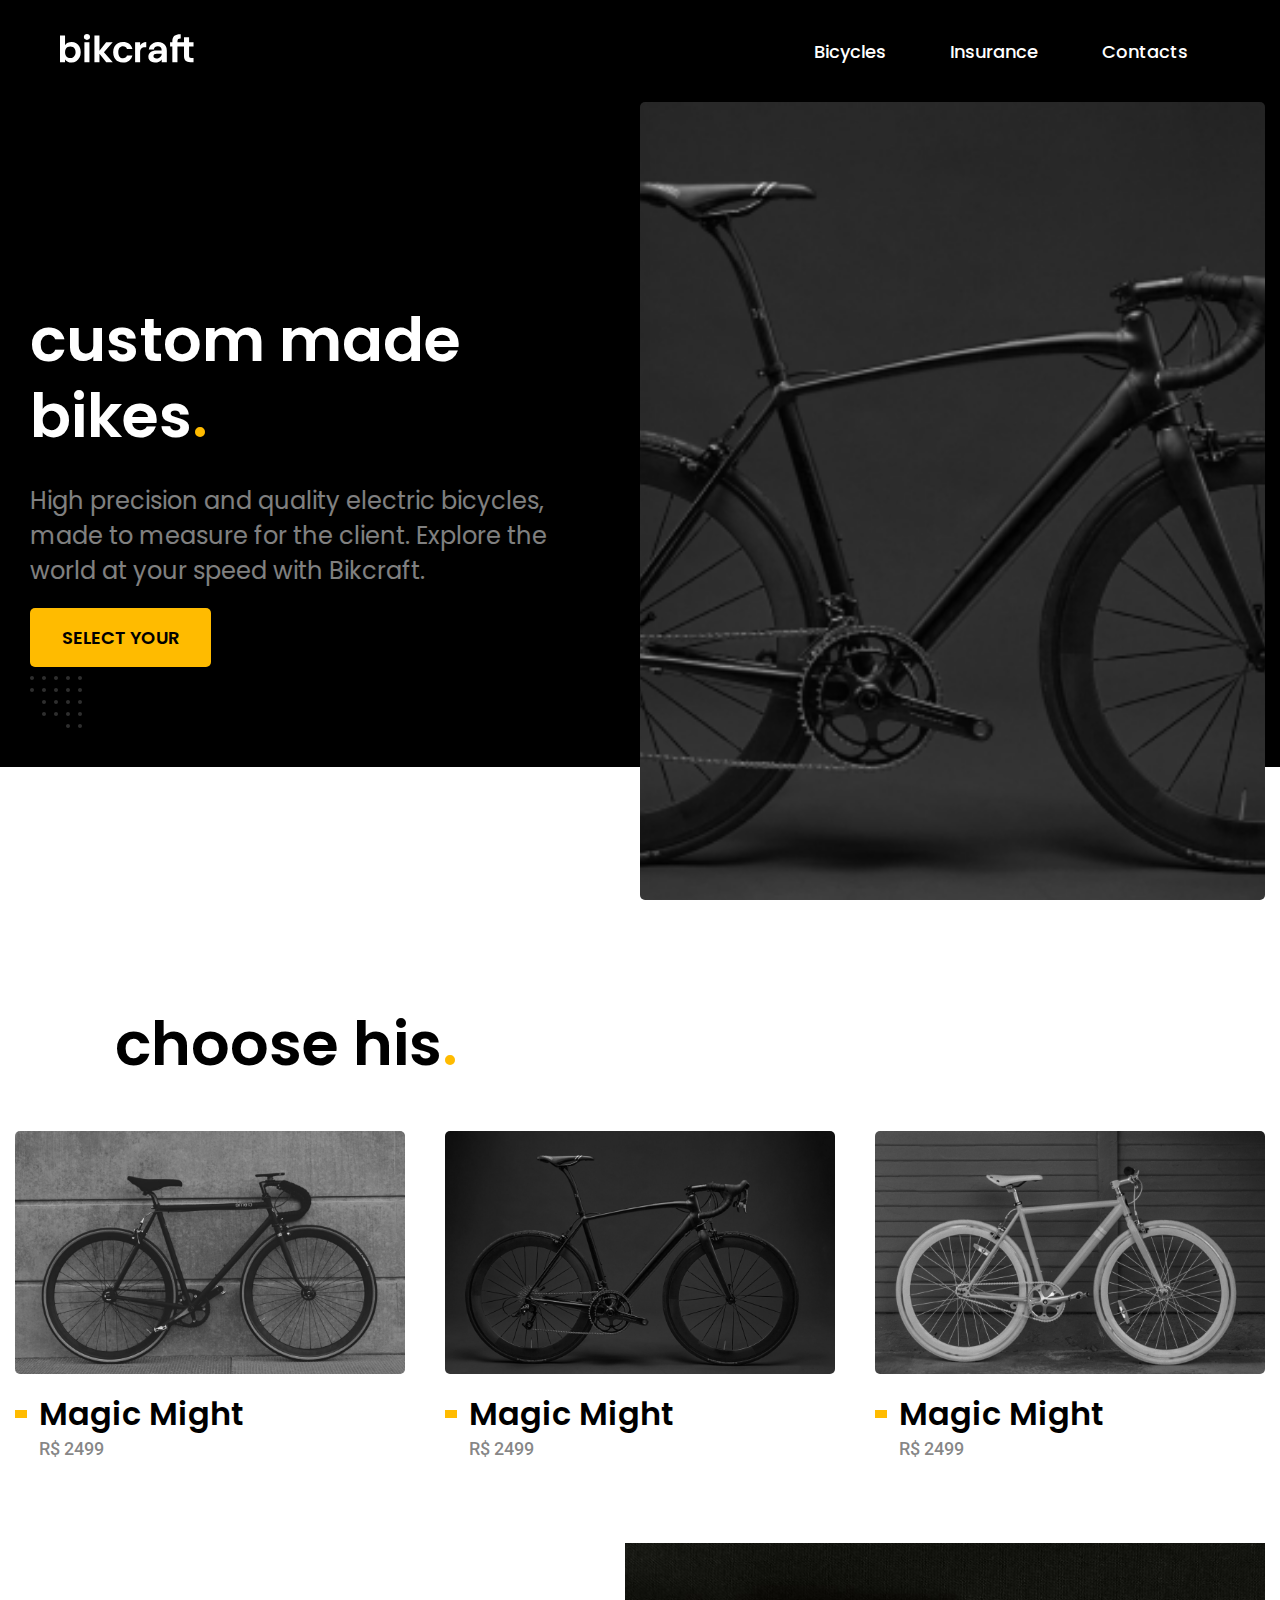
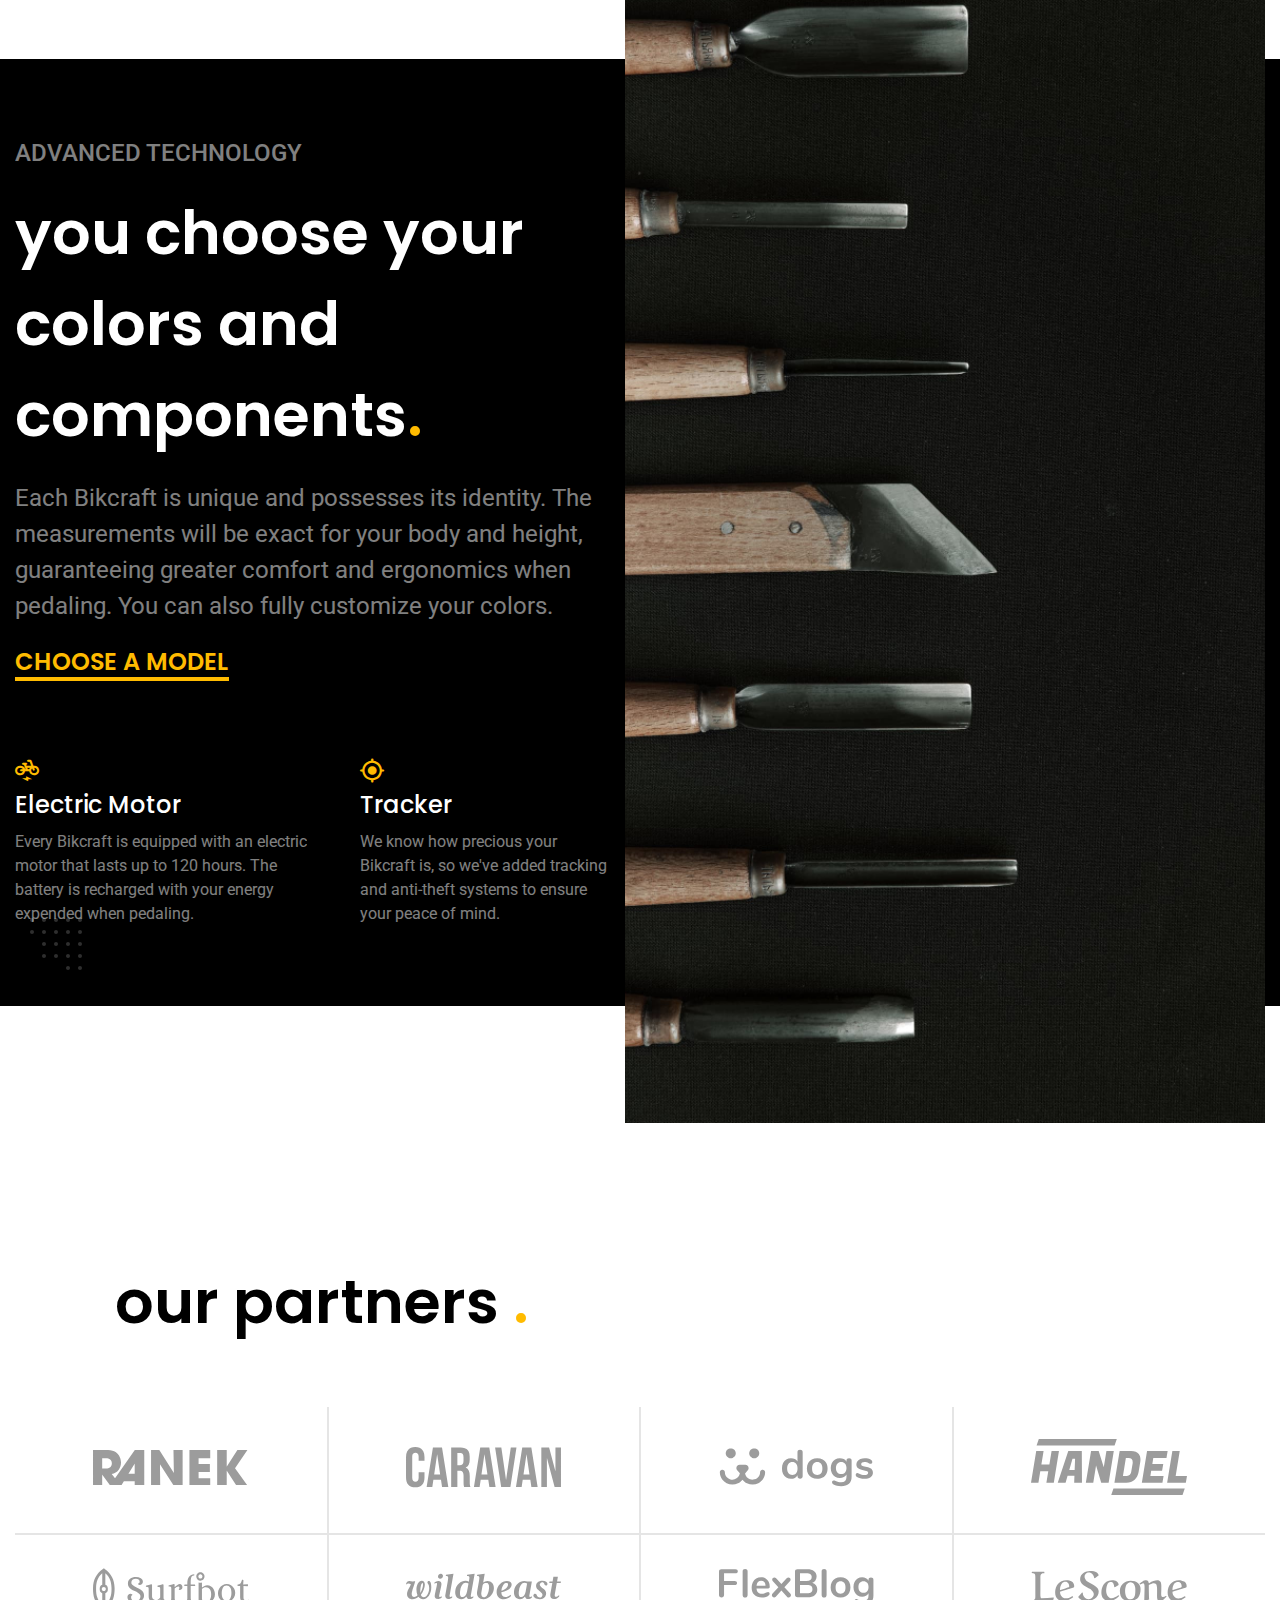
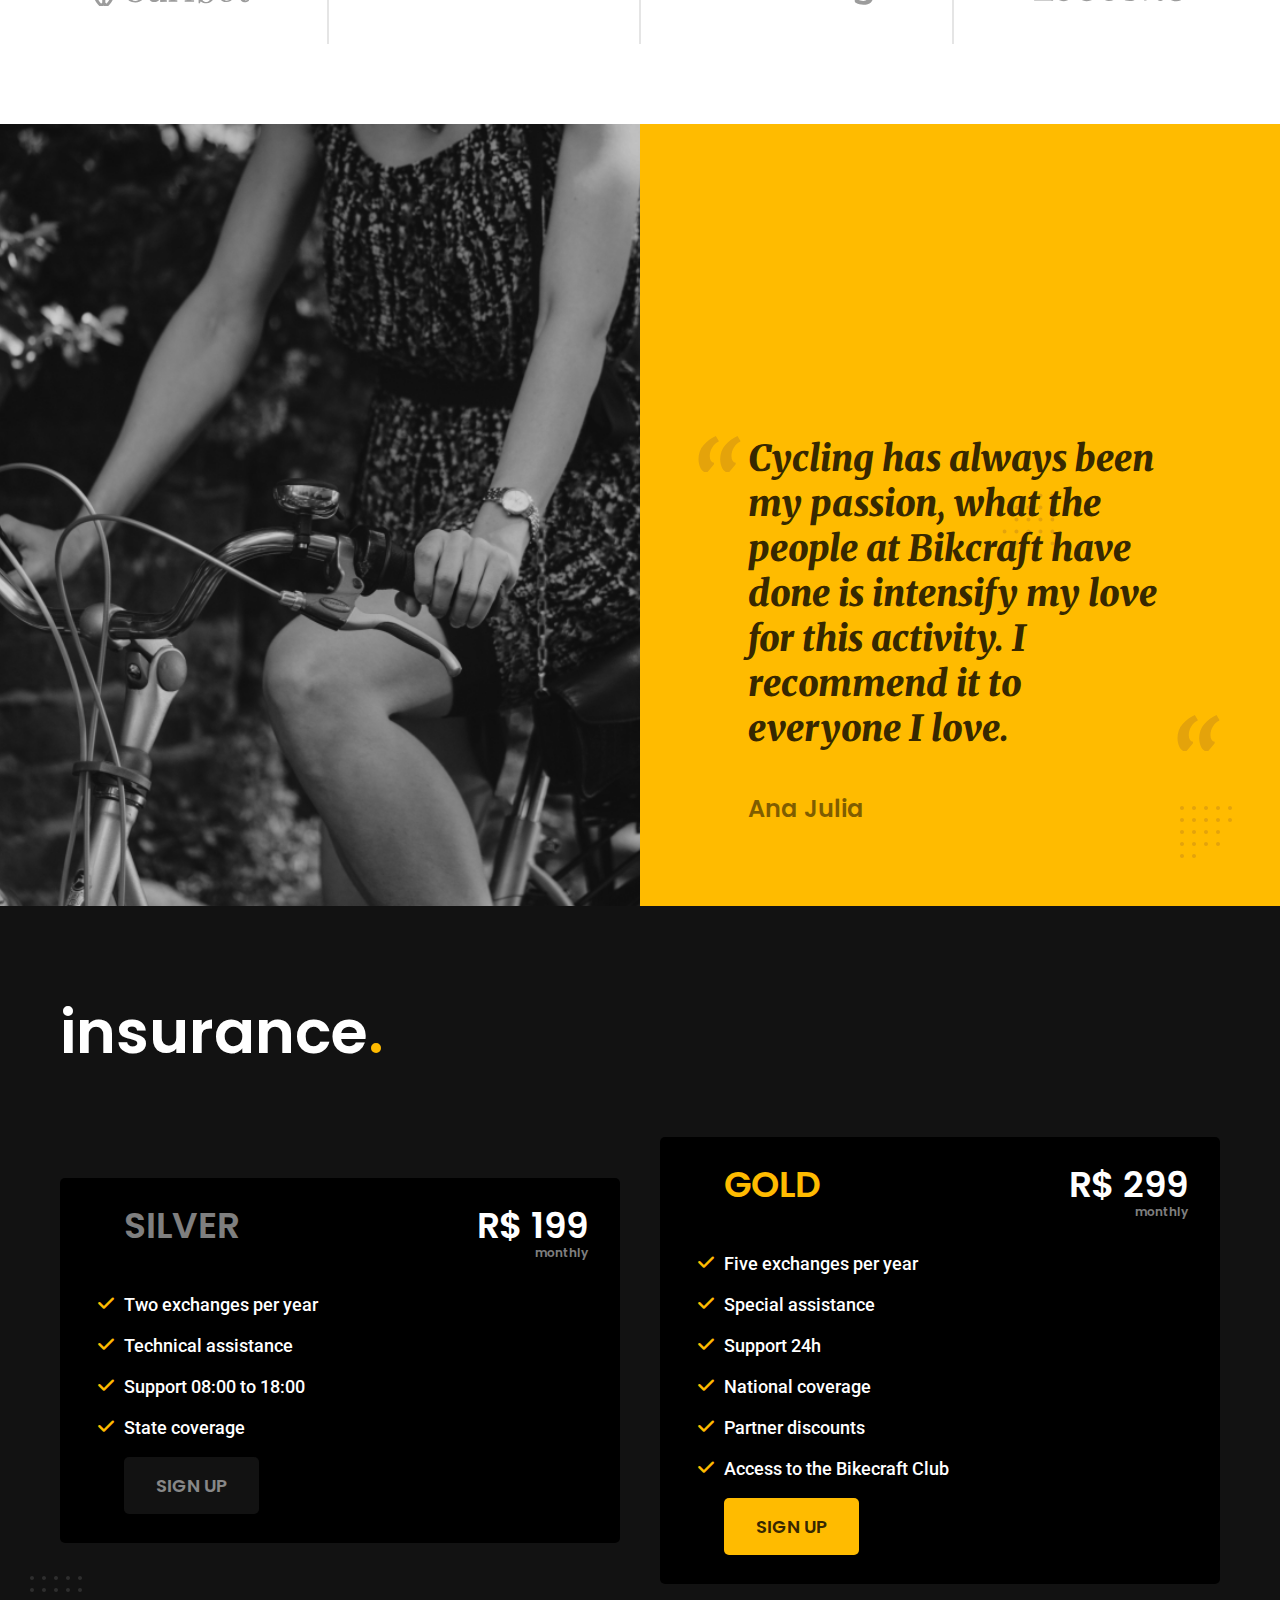
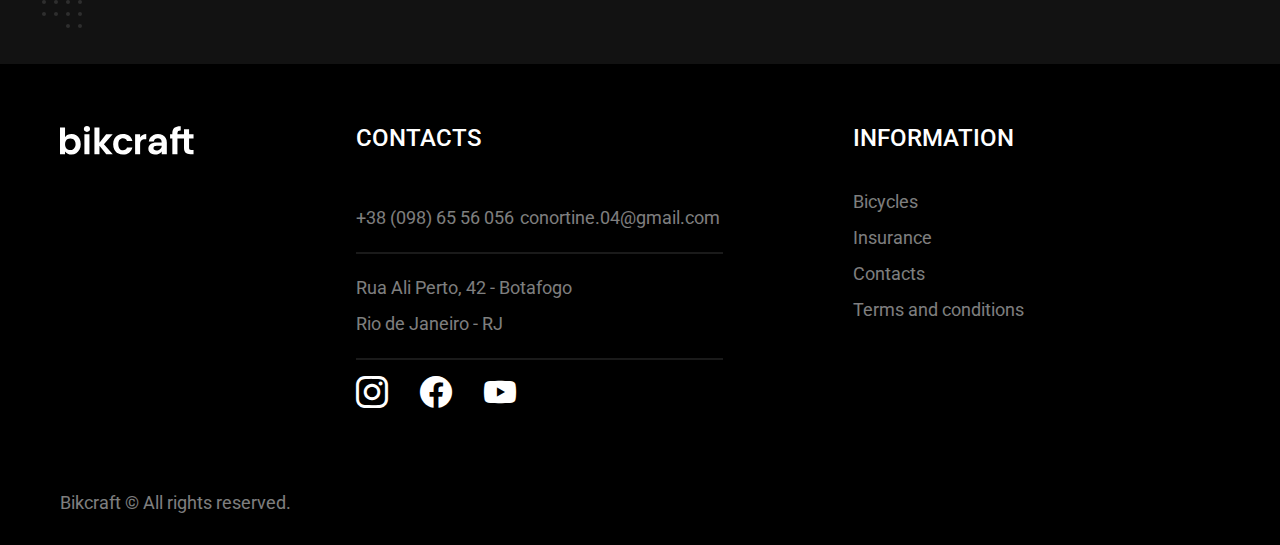
<file: index.html>
<!DOCTYPE html>
<html lang="en">
<head>
	<meta charset="UTF-8">
	<meta name="viewport" content="width=device-width, initial-scale=1.0">
	<link rel="stylesheet" href="css/style.css">
	<link rel="stylesheet" href="css/icon.css">
	<link rel="icon" href="img/logo/logo.svg" type="image/svg">
	<title>Bikcreate</title>
</head>
<body>

	<header>
<div class="header container">
	<a href="index.html" class="header__logo-wrapper">
		<img src="img/logo/logo.svg" alt="LOGO" class="header__logo">
	</a>
	<div class="header__nav nav-header">
		<ul class="nav-header__list">
			<li class="nav-header__item"><a href="bicycles.html" class="nav-header__link">Bicycles</a></li>
			<li class="nav-header__item"><a href="insurance.html" class="nav-header__link">Insurance</a></li>
			<li class="nav-header__item"><a href="contacts.html" class="nav-header__link">Contacts</a></li>
		</ul>
		<button class="burger-btn">
			<span></span>
			<span></span>
			<span></span>
		</button>
	</div>
</div>		<div class="header-main">
			<div class="container">
				<div class="header-main__content">
					<div class="header-main__title _title">custom made bikes<span class="accent">.</span></div>
					<div class="header-main__text">High precision and quality electric bicycles, made to measure for the client. Explore the world at your speed with Bikcraft.</div>
					<a href="bicycles.html" class="header-main__btn">Select your</a>
				</div>
				<div class="header-main__img-wrapper">
					<img src="img/bicycles/bicycle2.jpg" alt="" class="header-main__img">
				</div>
			</div>
			<div class="header-main__decor _decor"><img src="img/decor/dec.svg" alt=""></div>
		</div>
	</header>
	<main>
		<section class="index-bicycles">
			<div class="container">
				<div class="index-bicycles__title _title">CHOOSE HIS<span class="accent">.</span></div>
				<div class="index-bicycles__grid grid-bicycles">
					<div class="grid-bicycles__item item-bicycles">
						<a href="item.html" class="item-bicycles__img-wrapper">
							<img src="img/bicycles/bicycle1.jpg" alt="" class="item-bicycles__img">
						</a>
						<div class="item-bicycles__content _mark">
							<a href="item.html" class="item-bicycles__title">Magic Might</a>
							<div class="item-bicycles__price">R$ 2499</div>
						</div>
					</div>
					<div class="grid-bicycles__item item-bicycles">
						<a href="item.html" class="item-bicycles__img-wrapper">
							<img src="img/bicycles/bicycle2.jpg" alt="" class="item-bicycles__img">
						</a>
						<div class="item-bicycles__content _mark">
							<a href="item.html" class="item-bicycles__title">Magic Might</a>
							<div class="item-bicycles__price">R$ 2499</div>
						</div>
					</div>
					<div class="grid-bicycles__item item-bicycles">
						<a href="item.html" class="item-bicycles__img-wrapper">
							<img src="img/bicycles/bicycle3.jpg" alt="" class="item-bicycles__img">
						</a>
						<div class="item-bicycles__content _mark">
							<a href="item.html" class="item-bicycles__title">Magic Might</a>
							<div class="item-bicycles__price">R$ 2499</div>
						</div>
					</div>					
				</div>
			</div>
		</section>
		<section class="index-technology">
			<div class="container">
				<div class="index-technology__content">
					<div class="index-technology__subtitle">advanced technology</div>
					<div class="index-technology__title _title">You choose your colors and components<span class="accent">.</span></div>
					<div class="index-technology__text">Each Bikcraft is unique and possesses its identity. The measurements will be exact for your body and height, guaranteeing greater comfort and ergonomics when pedaling. You can also fully customize your colors.</div>
					<a href="bicycles.html" class="index-technology__link">CHOOSE A MODEL</a>
					<div class="index-technology__characteristics characteristics-techology">
						<div class="characteristics-techology__item">
							<div class="characteristics-techology__icon"><i class="_i-elbike"></i></div>
							<div class="characteristics-techology__title">electric motor</div>
							<div class="characteristics-techology__text">Every Bikcraft is equipped with an electric motor that lasts up to 120 hours. The battery is recharged with your energy expended when pedaling.</div>
						</div>
						<div class="characteristics-techology__item">
							<div class="characteristics-techology__icon"><i class="_i-aim"></i></div>
							<div class="characteristics-techology__title">tracker</div>
							<div class="characteristics-techology__text">We know how precious your Bikcraft is, so we've added tracking and anti-theft systems to ensure your peace of mind.</div>
						</div>
					</div>
				</div>
				<div class="index-technology__img-wrapper">
					<img src="img/index/about/about.jpg" alt="" class="index-technology__img">
				</div>	
			</div>
			<div class="_decor index-technology__decor"><img src="img/decor/dec.svg" alt=""></div>
		</section>
		<section class="index-partners">
			<div class="container">
				<div class="index-partners__title _title">Our partners <span class="accent">.</span></div>
				<table class="index-partners__table table-partners">
					<tr class="table-partners__row">
						<td class="table-partners__item">
							<img src="img/logoes/ranek.svg" alt="" class="table-partners__img">
						</td>
						<td class="table-partners__item"><img src="img/logoes/caravan.svg" alt="" class="table-partners__img"></td>
						<td class="table-partners__item"><img src="img/logoes/dogs.svg" alt="" class="table-partners__img"></td>
						<td class="table-partners__item"><img src="img/logoes/handel.svg" alt="" class="table-partners__img"></td>
					</tr>
					<tr class="table-partners__row">
						<td class="table-partners__item"><img src="img/logoes/surfbot.svg" alt="" class="table-partners__img"></td>
						<td class="table-partners__item"><img src="img/logoes/wildbeast.svg" alt="" class="table-partners__img"></td>
						<td class="table-partners__item"><img src="img/logoes/flexblog.svg" alt="" class="table-partners__img"></td>
						<td class="table-partners__item"><img src="img/logoes/lescone.svg" alt="" class="table-partners__img"></td>
					</tr>
				</table>
			</div>
		</section>
		<section class="index-quote">	
			<div class="container">
				<div class="index-quote__content">
					<div class="index-quote__text">Cycling has always been my passion, what the people at Bikcraft have done is intensify my love for this activity. I recommend it to everyone I love.</div>
				<div class="index-quote__author">Ana Julia</div>
				</div>
			</div>
			<div class="_decor index-quote__decor1"><svg width="52" height="52" viewBox="0 0 52 52" fill="none" xmlns="http://www.w3.org/2000/svg">
<path d="M38 48C39.1046 48 40 48.8954 40 50C40 51.1046 39.1046 52 38 52C36.8954 52 36 51.1046 36 50C36 48.8954 36.8954 48 38 48Z" fill="#2E2E2E"/>
<path d="M50 48C51.1046 48 52 48.8954 52 50C52 51.1046 51.1046 52 50 52C48.8954 52 48 51.1046 48 50C48 48.8954 48.8954 48 50 48Z" fill="#2E2E2E"/>
<path d="M14 24C15.1046 24 16 24.8954 16 26C16 27.1046 15.1046 28 14 28C12.8954 28 12 27.1046 12 26C12 24.8954 12.8954 24 14 24Z" fill="#2E2E2E"/>
<path d="M26 24C27.1046 24 28 24.8954 28 26C28 27.1046 27.1046 28 26 28C24.8954 28 24 27.1046 24 26C24 24.8954 24.8954 24 26 24Z" fill="#2E2E2E"/>
<path d="M38 24C39.1046 24 40 24.8954 40 26C40 27.1046 39.1046 28 38 28C36.8954 28 36 27.1046 36 26C36 24.8954 36.8954 24 38 24Z" fill="#2E2E2E"/>
<path d="M50 24C51.1046 24 52 24.8954 52 26C52 27.1046 51.1046 28 50 28C48.8954 28 48 27.1046 48 26C48 24.8954 48.8954 24 50 24Z" fill="#2E2E2E"/>
<path d="M14 36C15.1046 36 16 36.8954 16 38C16 39.1046 15.1046 40 14 40C12.8954 40 12 39.1046 12 38C12 36.8954 12.8954 36 14 36Z" fill="#2E2E2E"/>
<path d="M26 36C27.1046 36 28 36.8954 28 38C28 39.1046 27.1046 40 26 40C24.8954 40 24 39.1046 24 38C24 36.8954 24.8954 36 26 36Z" fill="#2E2E2E"/>
<path d="M38 36C39.1046 36 40 36.8954 40 38C40 39.1046 39.1046 40 38 40C36.8954 40 36 39.1046 36 38C36 36.8954 36.8954 36 38 36Z" fill="#2E2E2E"/>
<path d="M50 36C51.1046 36 52 36.8954 52 38C52 39.1046 51.1046 40 50 40C48.8954 40 48 39.1046 48 38C48 36.8954 48.8954 36 50 36Z" fill="#2E2E2E"/>
<path d="M2 12C3.10457 12 4 12.8954 4 14C4 15.1046 3.10457 16 2 16C0.895429 16 -1.61275e-06 15.1046 -1.66103e-06 14C-1.70931e-06 12.8954 0.895429 12 2 12Z" fill="#2E2E2E"/>
<path d="M14 12C15.1046 12 16 12.8954 16 14C16 15.1046 15.1046 16 14 16C12.8954 16 12 15.1046 12 14C12 12.8954 12.8954 12 14 12Z" fill="#2E2E2E"/>
<path d="M26 12C27.1046 12 28 12.8954 28 14C28 15.1046 27.1046 16 26 16C24.8954 16 24 15.1046 24 14C24 12.8954 24.8954 12 26 12Z" fill="#2E2E2E"/>
<path d="M38 12C39.1046 12 40 12.8954 40 14C40 15.1046 39.1046 16 38 16C36.8954 16 36 15.1046 36 14C36 12.8954 36.8954 12 38 12Z" fill="#2E2E2E"/>
<path d="M50 12C51.1046 12 52 12.8954 52 14C52 15.1046 51.1046 16 50 16C48.8954 16 48 15.1046 48 14C48 12.8954 48.8954 12 50 12Z" fill="#2E2E2E"/>
<path d="M2 -8.74228e-08C3.10457 -1.35705e-07 4 0.895431 4 2C4 3.10457 3.10457 4 2 4C0.895428 4 -2.13729e-06 3.10457 -2.18557e-06 2C-2.23385e-06 0.895432 0.895428 -3.91405e-08 2 -8.74228e-08Z" fill="#2E2E2E"/>
<path d="M14 -6.11959e-07C15.1046 -6.60242e-07 16 0.895431 16 2C16 3.10457 15.1046 4 14 4C12.8954 4 12 3.10457 12 2C12 0.895431 12.8954 -5.63677e-07 14 -6.11959e-07Z" fill="#2E2E2E"/>
<path d="M26 -1.1365e-06C27.1046 -1.18478e-06 28 0.89543 28 2C28 3.10457 27.1046 4 26 4C24.8954 4 24 3.10457 24 2C24 0.89543 24.8954 -1.08821e-06 26 -1.1365e-06Z" fill="#2E2E2E"/>
<path d="M38 -1.66103e-06C39.1046 -1.70931e-06 40 0.89543 40 2C40 3.10457 39.1046 4 38 4C36.8954 4 36 3.10457 36 2C36 0.89543 36.8954 -1.61275e-06 38 -1.66103e-06Z" fill="#2E2E2E"/>
<path d="M50 -2.18557e-06C51.1046 -2.23385e-06 52 0.895429 52 2C52 3.10457 51.1046 4 50 4C48.8954 4 48 3.10457 48 2C48 0.895429 48.8954 -2.13729e-06 50 -2.18557e-06Z" fill="#2E2E2E"/>
</svg></div>
			<div class="_decor index-quote__decor2"><svg width="52" height="52" viewBox="0 0 52 52" fill="none" xmlns="http://www.w3.org/2000/svg">
<path d="M38 48C39.1046 48 40 48.8954 40 50C40 51.1046 39.1046 52 38 52C36.8954 52 36 51.1046 36 50C36 48.8954 36.8954 48 38 48Z" fill="#2E2E2E"/>
<path d="M50 48C51.1046 48 52 48.8954 52 50C52 51.1046 51.1046 52 50 52C48.8954 52 48 51.1046 48 50C48 48.8954 48.8954 48 50 48Z" fill="#2E2E2E"/>
<path d="M14 24C15.1046 24 16 24.8954 16 26C16 27.1046 15.1046 28 14 28C12.8954 28 12 27.1046 12 26C12 24.8954 12.8954 24 14 24Z" fill="#2E2E2E"/>
<path d="M26 24C27.1046 24 28 24.8954 28 26C28 27.1046 27.1046 28 26 28C24.8954 28 24 27.1046 24 26C24 24.8954 24.8954 24 26 24Z" fill="#2E2E2E"/>
<path d="M38 24C39.1046 24 40 24.8954 40 26C40 27.1046 39.1046 28 38 28C36.8954 28 36 27.1046 36 26C36 24.8954 36.8954 24 38 24Z" fill="#2E2E2E"/>
<path d="M50 24C51.1046 24 52 24.8954 52 26C52 27.1046 51.1046 28 50 28C48.8954 28 48 27.1046 48 26C48 24.8954 48.8954 24 50 24Z" fill="#2E2E2E"/>
<path d="M14 36C15.1046 36 16 36.8954 16 38C16 39.1046 15.1046 40 14 40C12.8954 40 12 39.1046 12 38C12 36.8954 12.8954 36 14 36Z" fill="#2E2E2E"/>
<path d="M26 36C27.1046 36 28 36.8954 28 38C28 39.1046 27.1046 40 26 40C24.8954 40 24 39.1046 24 38C24 36.8954 24.8954 36 26 36Z" fill="#2E2E2E"/>
<path d="M38 36C39.1046 36 40 36.8954 40 38C40 39.1046 39.1046 40 38 40C36.8954 40 36 39.1046 36 38C36 36.8954 36.8954 36 38 36Z" fill="#2E2E2E"/>
<path d="M50 36C51.1046 36 52 36.8954 52 38C52 39.1046 51.1046 40 50 40C48.8954 40 48 39.1046 48 38C48 36.8954 48.8954 36 50 36Z" fill="#2E2E2E"/>
<path d="M2 12C3.10457 12 4 12.8954 4 14C4 15.1046 3.10457 16 2 16C0.895429 16 -1.61275e-06 15.1046 -1.66103e-06 14C-1.70931e-06 12.8954 0.895429 12 2 12Z" fill="#2E2E2E"/>
<path d="M14 12C15.1046 12 16 12.8954 16 14C16 15.1046 15.1046 16 14 16C12.8954 16 12 15.1046 12 14C12 12.8954 12.8954 12 14 12Z" fill="#2E2E2E"/>
<path d="M26 12C27.1046 12 28 12.8954 28 14C28 15.1046 27.1046 16 26 16C24.8954 16 24 15.1046 24 14C24 12.8954 24.8954 12 26 12Z" fill="#2E2E2E"/>
<path d="M38 12C39.1046 12 40 12.8954 40 14C40 15.1046 39.1046 16 38 16C36.8954 16 36 15.1046 36 14C36 12.8954 36.8954 12 38 12Z" fill="#2E2E2E"/>
<path d="M50 12C51.1046 12 52 12.8954 52 14C52 15.1046 51.1046 16 50 16C48.8954 16 48 15.1046 48 14C48 12.8954 48.8954 12 50 12Z" fill="#2E2E2E"/>
<path d="M2 -8.74228e-08C3.10457 -1.35705e-07 4 0.895431 4 2C4 3.10457 3.10457 4 2 4C0.895428 4 -2.13729e-06 3.10457 -2.18557e-06 2C-2.23385e-06 0.895432 0.895428 -3.91405e-08 2 -8.74228e-08Z" fill="#2E2E2E"/>
<path d="M14 -6.11959e-07C15.1046 -6.60242e-07 16 0.895431 16 2C16 3.10457 15.1046 4 14 4C12.8954 4 12 3.10457 12 2C12 0.895431 12.8954 -5.63677e-07 14 -6.11959e-07Z" fill="#2E2E2E"/>
<path d="M26 -1.1365e-06C27.1046 -1.18478e-06 28 0.89543 28 2C28 3.10457 27.1046 4 26 4C24.8954 4 24 3.10457 24 2C24 0.89543 24.8954 -1.08821e-06 26 -1.1365e-06Z" fill="#2E2E2E"/>
<path d="M38 -1.66103e-06C39.1046 -1.70931e-06 40 0.89543 40 2C40 3.10457 39.1046 4 38 4C36.8954 4 36 3.10457 36 2C36 0.89543 36.8954 -1.61275e-06 38 -1.66103e-06Z" fill="#2E2E2E"/>
<path d="M50 -2.18557e-06C51.1046 -2.23385e-06 52 0.895429 52 2C52 3.10457 51.1046 4 50 4C48.8954 4 48 3.10457 48 2C48 0.895429 48.8954 -2.13729e-06 50 -2.18557e-06Z" fill="#2E2E2E"/>
</svg></div>
<div class="index-quote__img-wrapper"><img src="img/index/quote/quote.jpg" alt="" class="index-quote__img"></div>
		</section>
		<section class="index-guarantee">
			<div class="container">
				<div class="index-guarantee__title _title">insurance<span class="accent">.</span></div>
				<div class="index-guarantee__grid grid-gua">
					<div class="grid-gua__item item-gua">
						<div class="item-gua__header">
							<div class="item-gua__title">SILVER</div>
							<div class="item-gua__price">
								R$ 199
								<span>monthly</span>
							</div>
						</div>
						<ul class="item-gua__list">
							<li class="item-gua__item"><i class="_i-check"></i>Two exchanges per year</li>
							<li class="item-gua__item"><i class="_i-check"></i>Technical assistance</li>
							<li class="item-gua__item"><i class="_i-check"></i>Support 08:00 to 18:00</li>
							<li class="item-gua__item"><i class="_i-check"></i>State coverage</li>
						</ul>
						<a href="insurance.html" class="item-gua__btn">SIGN UP</a>
					</div>
					<div class="grid-gua__item item-gua">
						<div class="item-gua__header">
							<div class="item-gua__title">GOLD</div>
							<div class="item-gua__price">
								R$ 299
								<span>monthly</span>
							</div>
						</div>
						<ul class="item-gua__list">
							<li class="item-gua__item"><i class="_i-check"></i>Five exchanges per year</li>
							<li class="item-gua__item"><i class="_i-check"></i>Special assistance</li>
							<li class="item-gua__item"><i class="_i-check"></i>Support 24h</li>
							<li class="item-gua__item"><i class="_i-check"></i>National coverage</li>
							<li class="item-gua__item"><i class="_i-check"></i>Partner discounts</li>
							<li class="item-gua__item"><i class="_i-check"></i>Access to the Bikecraft Club</li>
						</ul>
						<a href="insurance.html" class="item-gua__btn">SIGN UP</a>
					</div>
				</div>
			</div>
			<div class="_decor index-guarantee__decor"><img src="img/decor/dec.svg" alt=""></div>
		</section>
	</main>
	<footer>
<div class="container">
	<div class="footer__content content-footer">
		<div class="content-footer__logo-wrapper">
			<img src="img/logo/logo.svg" alt="" class="content-footer__logo">
		</div>
		<div class="content-footer__wrapper">
			<div class="content-footer__block contacts-footer">
			<div class="block__title">contacts</div>
			<div class="contacts-footer__content">
				<div class="contacts-footer__item">
					<a href="tel:380986556056" class="block__text">+38 (098) 65 56 056</a>
					<a href="mailto:conortine.04@gmail.com" class="block__text">conortine.04@gmail.com</a>
				</div>
				<div class="contacts-footer__item">
					<a href="#" class="block__text">Rua Ali Perto, 42 - Botafogo</a>
					<a href="#" class="block__text">Rio de Janeiro - RJ</a>
				</div>
			</div>
			<div class="contacts-footer__social-media">
				<div class="contacts-footer__social-media_icon"><i class="_i-instagram"></i></div>
				<div class="contacts-footer__social-media_icon"><i class="_i-facebook"></i></div>
				<div class="contacts-footer__social-media_icon"><i class="_i-youtube"></i></div>
			</div>
		</div>
		<div class="content-footer__block info-footer">
			<div class="block__title">INFORMATION</div>
			<ul class="info-footer__content">
				<li class="block__item"><a href="bicycles.html" class="block__text info-footer__link">Bicycles</a></li>
				<li class="block__item"><a href="insurance.html" class="block__text info-footer__link">Insurance</a></li>
				<li class="block__item"><a href="contacts.html" class="block__text info-footer__link">Contacts</a></li>
				<li class="block__item"><a href="terms.html" class="block__text info-footer__link  _underlined">Terms and conditions</a></li>
			</ul>
		</div>
		</div>
	</div>
	<div class="footer__copyrights">Bikcraft © All rights reserved.</div>
</div>	</footer>

	<script src="js/script.js"></script>
</body>
</html>
</file>
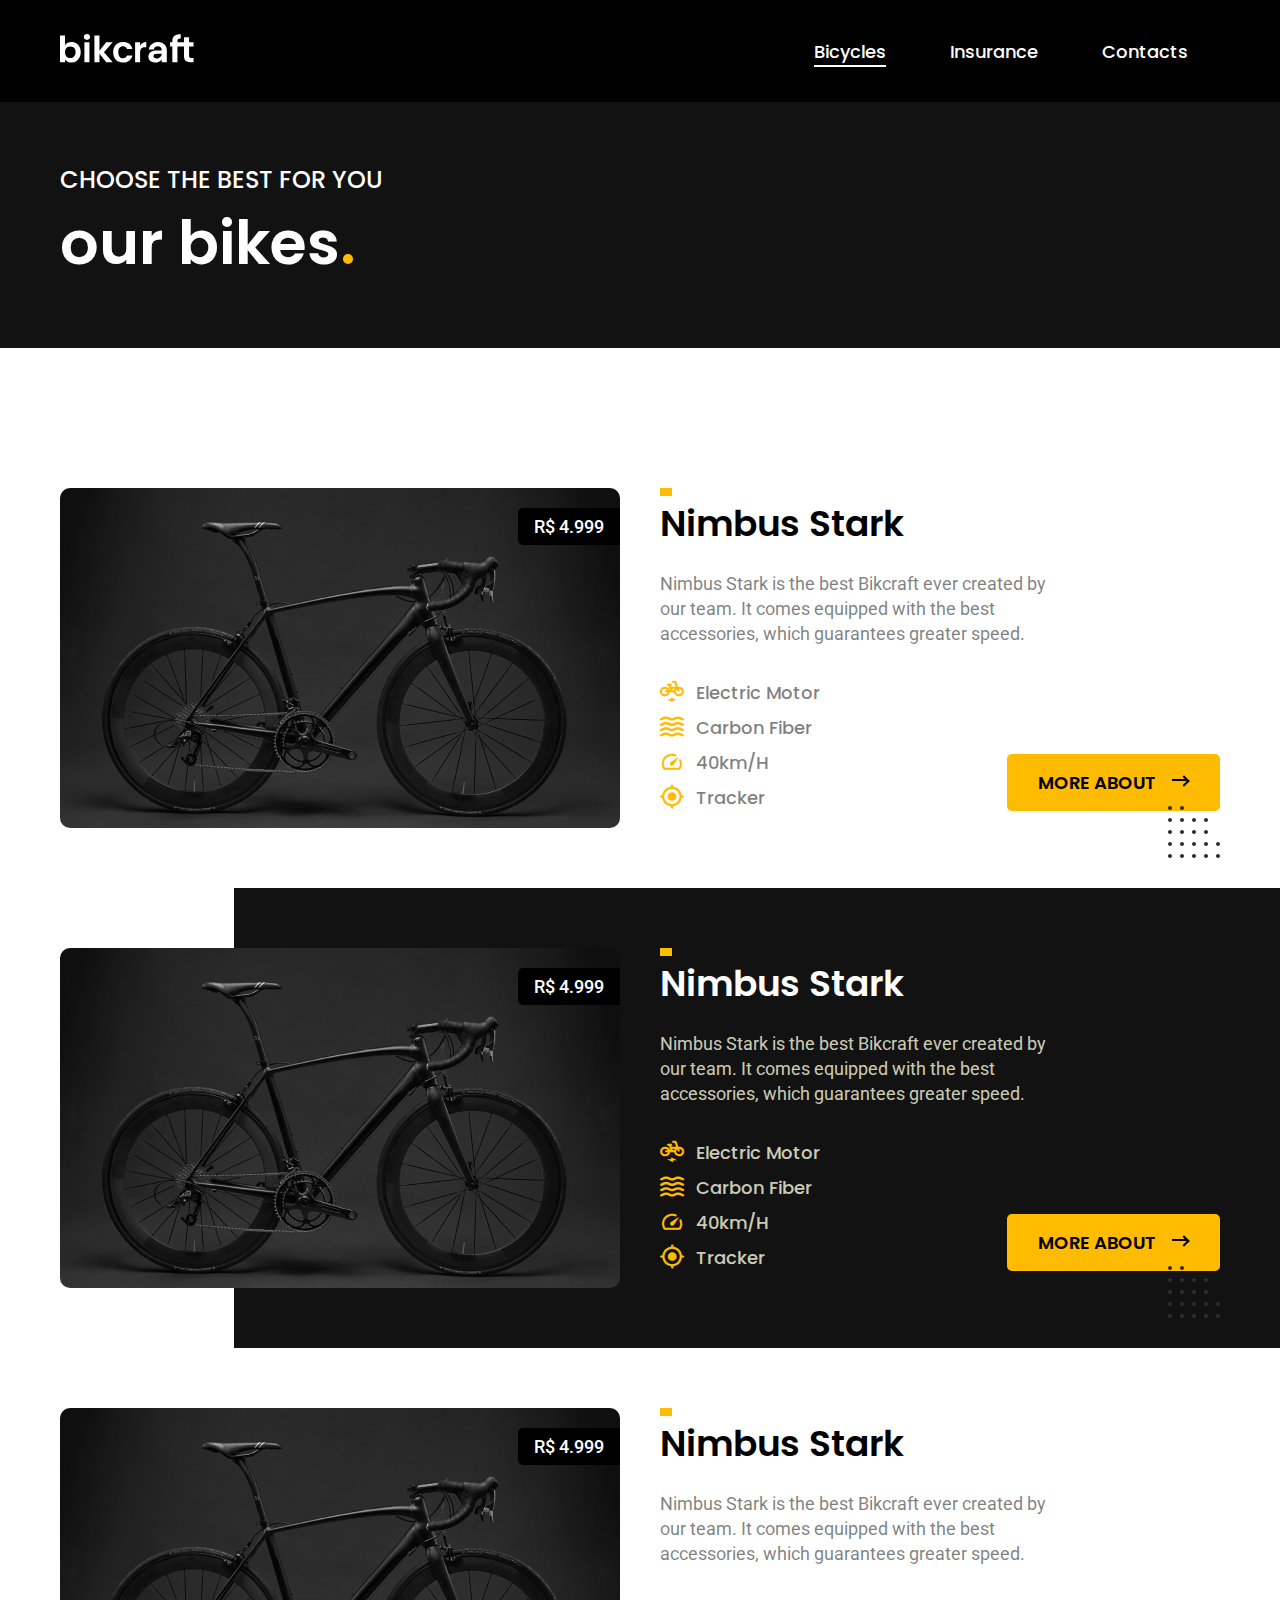
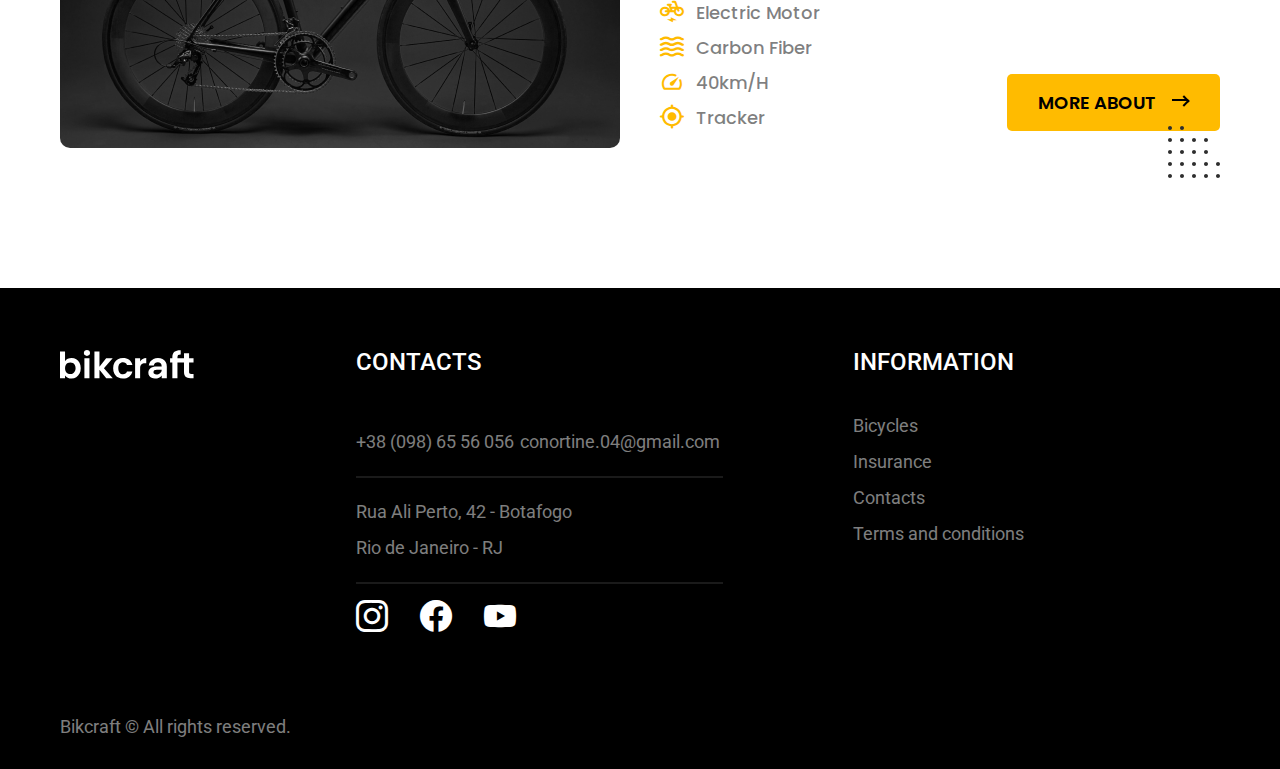
<file: bicycles.html>
<!DOCTYPE html>
<html lang="en">
<head>
<meta charset="UTF-8">
	<meta name="viewport" content="width=device-width, initial-scale=1.0">
	<link rel="stylesheet" href="css/style.css">
	<link rel="stylesheet" href="css/icon.css">
	<link rel="icon" href="img/logo/logo.svg" type="image/svg">
	<title>Bikcreate | Bicycles</title>
</head>
<body>
	<header class="bicycles-header">
<div class="header container">
	<a href="index.html" class="header__logo-wrapper">
		<img src="img/logo/logo.svg" alt="LOGO" class="header__logo">
	</a>
	<div class="header__nav nav-header">
		<ul class="nav-header__list">
			<li class="nav-header__item"><a href="bicycles.html" class="nav-header__link">Bicycles</a></li>
			<li class="nav-header__item"><a href="insurance.html" class="nav-header__link">Insurance</a></li>
			<li class="nav-header__item"><a href="contacts.html" class="nav-header__link">Contacts</a></li>
		</ul>
		<button class="burger-btn">
			<span></span>
			<span></span>
			<span></span>
		</button>
	</div>
</div>		<div class="bicycles-header-main">
			<div class="container">
				<div class="bicycles-header__subtitle">CHOOSE THE BEST FOR YOU</div>
				<div class="bicycles-header__title _title">our bikes<span class="accent">.</span></div>
			</div>
		</div>
	</header>
	<main>
		<section class="bicycles-bicycles">
			<div class="container">
				<div class="bicycles-bicycles__items items-bicycles">
					<div class="items-bicycles__item item-bicycle">
						<div class="item-bicycle__img-wrapper">
							<img src="img/bicycles/bicycle2.jpg" alt="" class="item-bicycle__img">
							<div class="item-bicycle__price">R$ 4.999</div>
						</div>
						<div class="item-bicycle__content _mark">
							<div class="item-bicycle__title">Nimbus Stark</div>
							<div class="item-bicycle__desc">Nimbus Stark is the best Bikcraft ever created by our team. It comes equipped with the best accessories, which guarantees greater speed.</div>
							<div class="item-bicycle__block">
								<div class="item-bicycle__char char-bicycle">
									<ul class="char-bicycle__list">
										<li class="char-bicycle__item"><i class="_i-elbike"></i>Electric Motor</li>
										<li class="char-bicycle__item"><i class="_i-fibra"></i>Carbon fiber</li>
										<li class="char-bicycle__item"><i class="_i-speed"></i>40km/h</li>
										<li class="char-bicycle__item"><i class="_i-aim"></i>tracker</li>
									</ul>
								</div>
								<a href="item.html" class="item-bicycle__btn _button _arrow-right">MORE ABOUT</a>
							</div>
						</div>
						<div class="item-bicycle__decor _decor"><img src="img/decor/dec.svg" alt="" class=""></div>
					</div>
					<div class="items-bicycles__item item-bicycle">
						<div class="item-bicycle__img-wrapper">
							<img src="img/bicycles/bicycle2.jpg" alt="" class="item-bicycle__img">
							<div class="item-bicycle__price">R$ 4.999</div>
						</div>
						<div class="item-bicycle__content _mark">
							<div class="item-bicycle__title">Nimbus Stark</div>
							<div class="item-bicycle__desc">Nimbus Stark is the best Bikcraft ever created by our team. It comes equipped with the best accessories, which guarantees greater speed.</div>
							<div class="item-bicycle__block">
								<div class="item-bicycle__char char-bicycle">
									<ul class="char-bicycle__list">
										<li class="char-bicycle__item"><i class="_i-elbike"></i>Electric Motor</li>
										<li class="char-bicycle__item"><i class="_i-fibra"></i>Carbon fiber</li>
										<li class="char-bicycle__item"><i class="_i-speed"></i>40km/h</li>
										<li class="char-bicycle__item"><i class="_i-aim"></i>tracker</li>
									</ul>
								</div>
								<a href="item.html" class="item-bicycle__btn _button _arrow-right">MORE ABOUT</a>
							</div>
						</div>
						<div class="item-bicycle__decor _decor"><img src="img/decor/dec.svg" alt="" class=""></div>
					</div>
					<div class="items-bicycles__item item-bicycle">
						<div class="item-bicycle__img-wrapper">
							<img src="img/bicycles/bicycle2.jpg" alt="" class="item-bicycle__img">
							<div class="item-bicycle__price">R$ 4.999</div>
						</div>
						<div class="item-bicycle__content _mark">
							<div class="item-bicycle__title">Nimbus Stark</div>
							<div class="item-bicycle__desc">Nimbus Stark is the best Bikcraft ever created by our team. It comes equipped with the best accessories, which guarantees greater speed.</div>
							<div class="item-bicycle__block">
								<div class="item-bicycle__char char-bicycle">
									<ul class="char-bicycle__list">
										<li class="char-bicycle__item"><i class="_i-elbike"></i>Electric Motor</li>
										<li class="char-bicycle__item"><i class="_i-fibra"></i>Carbon fiber</li>
										<li class="char-bicycle__item"><i class="_i-speed"></i>40km/h</li>
										<li class="char-bicycle__item"><i class="_i-aim"></i>tracker</li>
									</ul>
								</div>
								<a href="item.html" class="item-bicycle__btn _button _arrow-right">MORE ABOUT</a>
							</div>
						</div>
						<div class="item-bicycle__decor _decor"><img src="img/decor/dec.svg" alt="" class=""></div>
					</div>
				</div>
			</div>
		</section>
	</main>
	<footer class="bicycles-footer">
<div class="container">
	<div class="footer__content content-footer">
		<div class="content-footer__logo-wrapper">
			<img src="img/logo/logo.svg" alt="" class="content-footer__logo">
		</div>
		<div class="content-footer__wrapper">
			<div class="content-footer__block contacts-footer">
			<div class="block__title">contacts</div>
			<div class="contacts-footer__content">
				<div class="contacts-footer__item">
					<a href="tel:380986556056" class="block__text">+38 (098) 65 56 056</a>
					<a href="mailto:conortine.04@gmail.com" class="block__text">conortine.04@gmail.com</a>
				</div>
				<div class="contacts-footer__item">
					<a href="#" class="block__text">Rua Ali Perto, 42 - Botafogo</a>
					<a href="#" class="block__text">Rio de Janeiro - RJ</a>
				</div>
			</div>
			<div class="contacts-footer__social-media">
				<div class="contacts-footer__social-media_icon"><i class="_i-instagram"></i></div>
				<div class="contacts-footer__social-media_icon"><i class="_i-facebook"></i></div>
				<div class="contacts-footer__social-media_icon"><i class="_i-youtube"></i></div>
			</div>
		</div>
		<div class="content-footer__block info-footer">
			<div class="block__title">INFORMATION</div>
			<ul class="info-footer__content">
				<li class="block__item"><a href="bicycles.html" class="block__text info-footer__link">Bicycles</a></li>
				<li class="block__item"><a href="insurance.html" class="block__text info-footer__link">Insurance</a></li>
				<li class="block__item"><a href="contacts.html" class="block__text info-footer__link">Contacts</a></li>
				<li class="block__item"><a href="terms.html" class="block__text info-footer__link  _underlined">Terms and conditions</a></li>
			</ul>
		</div>
		</div>
	</div>
	<div class="footer__copyrights">Bikcraft © All rights reserved.</div>
</div>	</footer>
	<script src="js/script.js"></script>
</body>
</html>
</file>
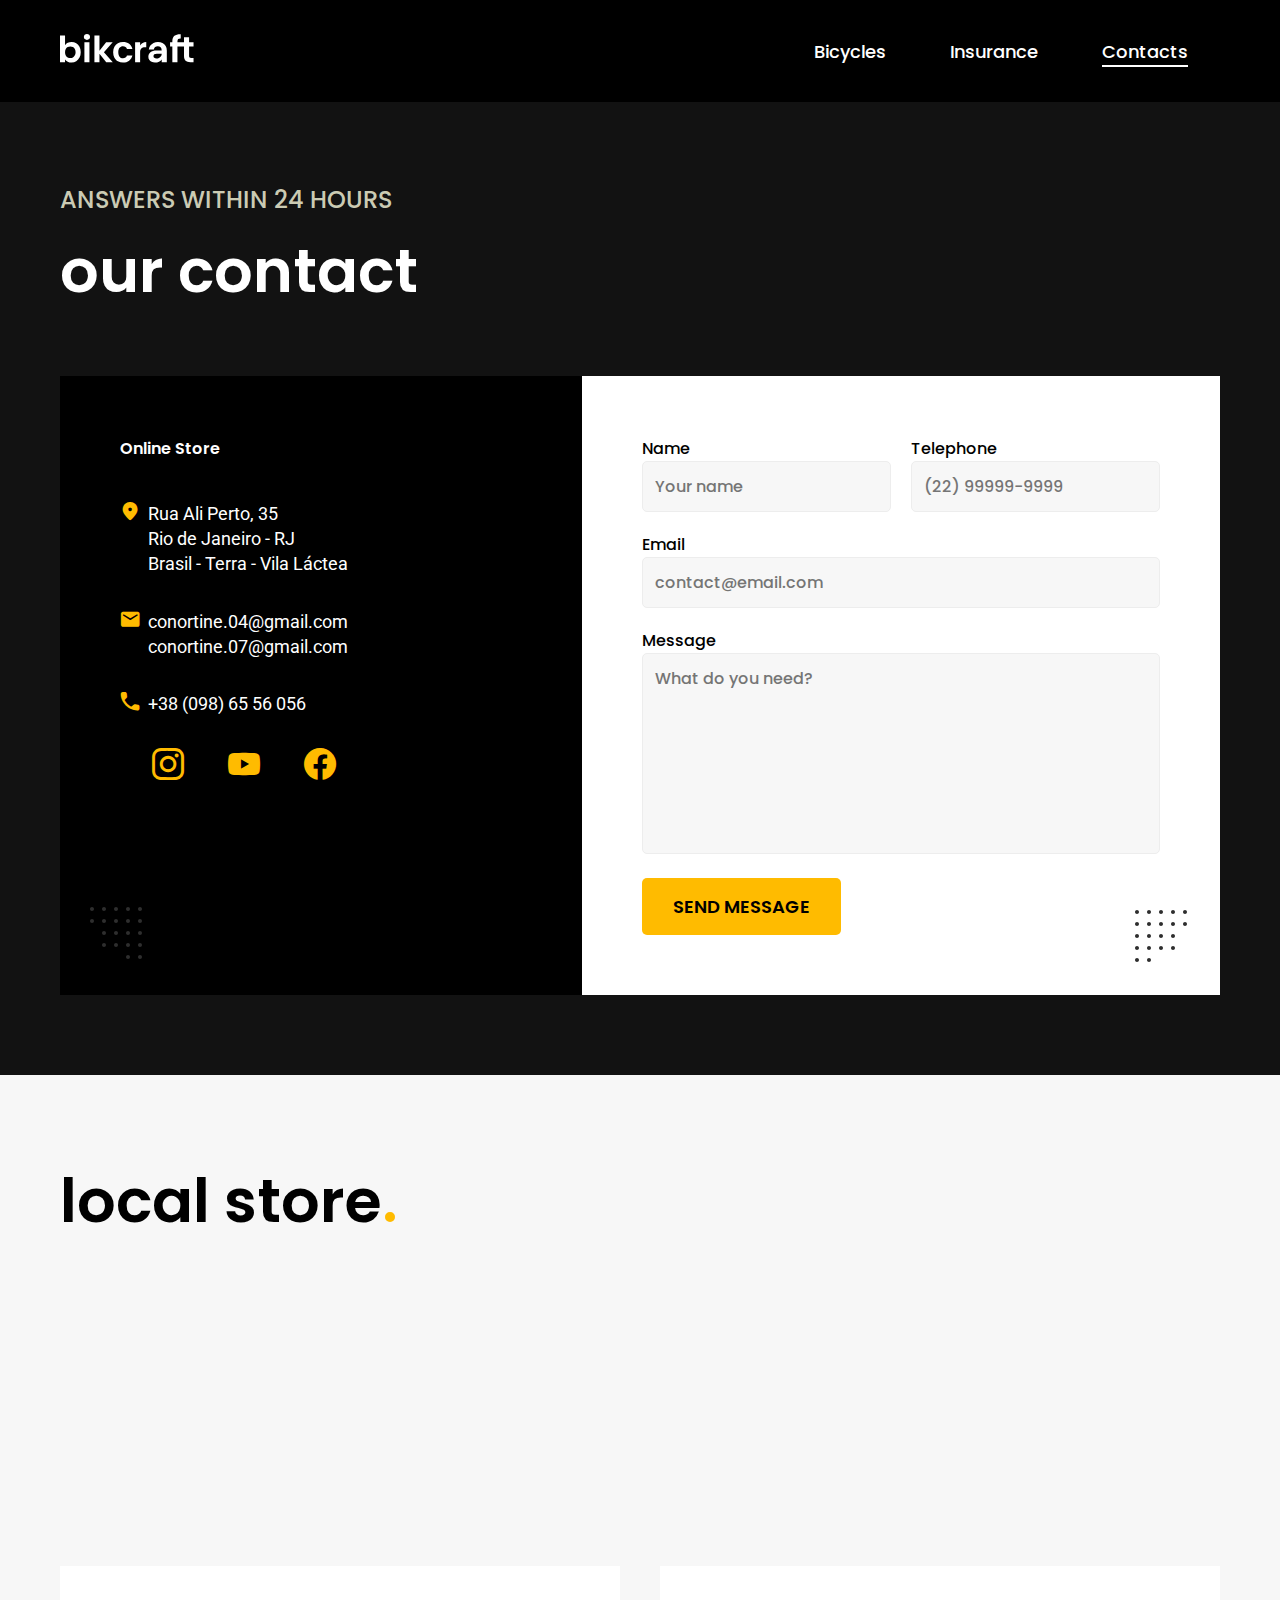
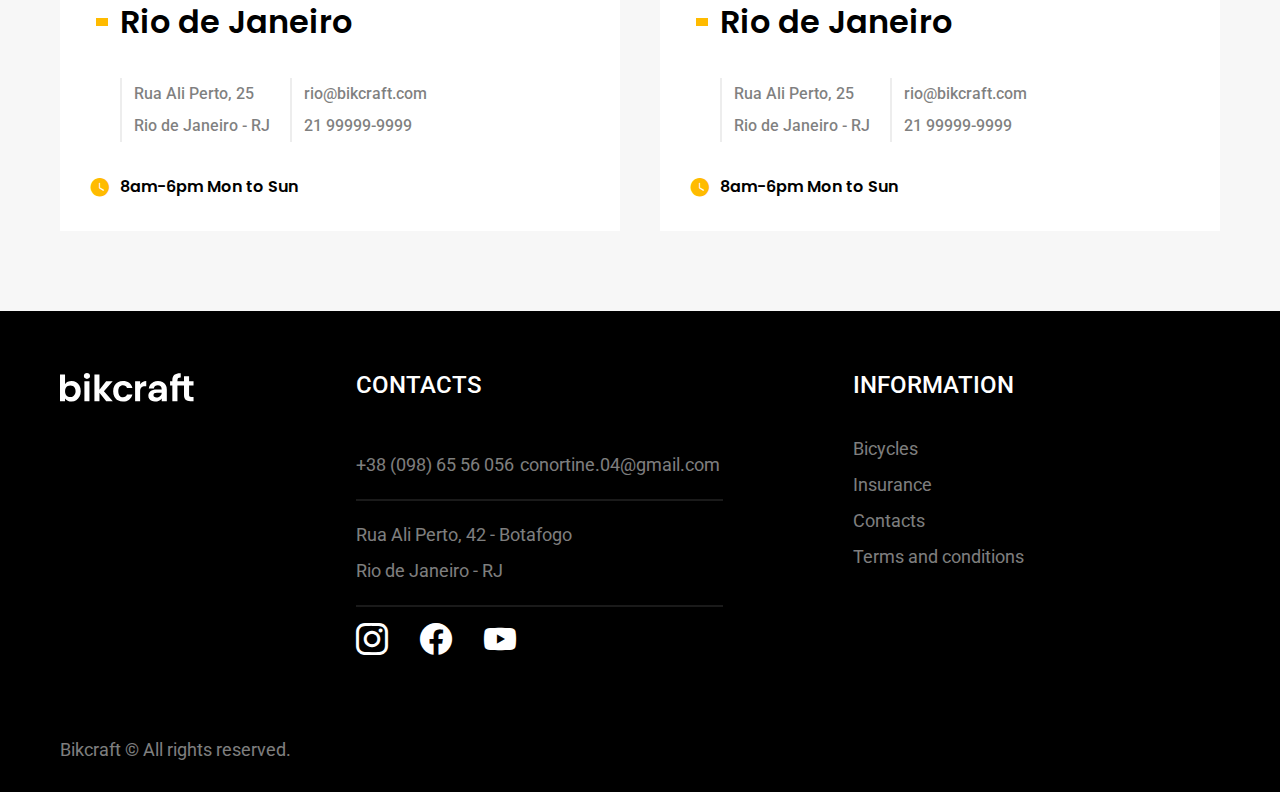
<file: contacts.html>
<!DOCTYPE html>
<html lang="en">
<head>
	<meta charset="UTF-8">
	<meta name="viewport" content="width=device-width, initial-scale=1.0">
	<link rel="stylesheet" href="css/style.css">
	<link rel="stylesheet" href="css/icon.css">
	<link rel="icon" href="img/logo/logo.svg" type="image/svg">
	<title>Contacts | Bikcraft</title>
</head>
<body>
	<header class="contacts-header">
<div class="header container">
	<a href="index.html" class="header__logo-wrapper">
		<img src="img/logo/logo.svg" alt="LOGO" class="header__logo">
	</a>
	<div class="header__nav nav-header">
		<ul class="nav-header__list">
			<li class="nav-header__item"><a href="bicycles.html" class="nav-header__link">Bicycles</a></li>
			<li class="nav-header__item"><a href="insurance.html" class="nav-header__link">Insurance</a></li>
			<li class="nav-header__item"><a href="contacts.html" class="nav-header__link">Contacts</a></li>
		</ul>
		<button class="burger-btn">
			<span></span>
			<span></span>
			<span></span>
		</button>
	</div>
</div>	</header>
	<main>
		<section class="contacts-main">
			<div class="container">
				<div class="contacts-main__subtitle">ANSWERS WITHIN 24 HOURS</div>
				<div class="contacts-main__title _title">our contact</div>
				<div class="contacts-main__contacts contacts-main">
					<div class="contacts-main__block block-contacts">
						<div class="block-contacts__title">Online store</div>
						<div class="block-contacts__main">
							<div class="block-contacts__locations">
							<i class="_i-location"></i>
							<div class="block-contacts__locations-block">
								<div class="block-contacts__location">Rua Ali Perto, 35</div>
								<div class="block-contacts__location">Rio de Janeiro - RJ</div>
								<div class="block-contacts__location">Brasil - Terra - Vila Láctea</div>
							</div>
						</div>
						<div class="block-contacts__mails">
							<i class="_i-mail"></i>
							<div class="block-contacts__mails-block">
								<a href="mailto:conortine.04@gmail.com" class="block-contacts__mail">conortine.04@gmail.com</a>
								<a href="mailto:conortine.07@gmail.com" class="block-contacts__mail">conortine.07@gmail.com</a>
							</div>
						</div>
						<div class="block-contacts__phones">
							<i class="_i-phone"></i>
							<div class="block-contacts__phones-block">
								<a href="tel:380986556056" class="block-contacts__phone">+38 (098) 65 56 056</a>
							</div>
						</div>
						</div>
						<div class="block-contacts__social-media">
							<a href="#"><i class="_i-instagram"></i></a>
							<a href="#"><i class="_i-youtube"></i></a>
							<a href="#"><i class="_i-facebook"></i></a>		
						</div>
						<div class="block-contacts__decor _decor"><img src="img/decor/dec.svg" alt="" class=""></div>
					</div>
					<form action="" class="contacts-main__form form-contacts">
						<div class="form-contacts__info">
							<div class="form-contacts__name">
								<div class="form-contacts__title">Name</div>
								<input id="name" type="text" class="form-contacts__input" placeholder="Your name" required>
							</div>
							<div class="form-contacts__phone">
								<div class="form-contacts__title">Telephone</div>
								<input id="telephone" type="tel" class="form-contacts__input" placeholder="(22) 99999-9999" required>
							</div>
						</div>
						<div class="form-contacts__mail">
							<div class="form-contacts__title">Email</div>
							<input id="email" type="mail" class="form-contacts__input" placeholder="contact@email.com" required>
						</div>
						<div class="form-contacts__text">
							<div class="form-contacts__title">Message</div>
							<textarea id="message" class="form-contacts__textarea" placeholder="What do you need?" rows="7" required></textarea>
						</div>
						<input type='submit' class="form-contacts__submit _button" value="SEND MESSAGE">
						<div class="form-contacts__decor _decor"><img src="img/decor/dec.svg" alt=""></div>
					</form>				
				</div>
			</div>
		</section>
		<section class="contacts-location">
			<div class="container">
				<div class="contacts-location__title _title">local store<span class="accent">.</span></div>
				<div class="contacts-location__grid grid-location">
					<div class="grid-location__item item-location">
						<div class="item-location__map-wrapper">
							<iframe src="https://www.google.com/maps/embed?pb=!1m18!1m12!1m3!1d3675.178584427814!2d-43.69453418508286!3d-22.90678298501183!2m3!1f0!2f0!3f0!3m2!1i1024!2i768!4f13.1!3m3!1m2!1s0x9bfa4bcd0f0577%3A0x93fa5d6a6ab3b50c!2zUi4gQWR2b2dhZG8gTW9hY2lyIE1hcnRpbnMgRGlhcywgMjUgLSBTYW50YSBDcnV6LCBSaW8gZGUgSmFuZWlybyAtIFJKLCDQkdGA0LDQt9C40LvQuNGP!5e0!3m2!1sru!2spl!4v1668830779092!5m2!1sru!2spl" style="border:0;" allowfullscreen="" loading="lazy" referrerpolicy="no-referrer-when-downgrade"></iframe>
						</div>
						<div class="item-location__content">
							<div class="item-location__title _mark">Rio de Janeiro</div>
							<div class="item-location__contacts contacts-item">
								<div class="contacts-item__col">
									<div class="contacts-item__text">Rua Ali Perto, 25</div>
									<div class="contacts-item__text">Rio de Janeiro - RJ</div>
								</div>
								<div class="contacts-item__col">
									<div class="contacts-item__text">rio@bikcraft.com</div>
									<div class="contacts-item__text">21 99999-9999</div> 
								</div>
							</div>
							<div class="item-location__time">
								<i class="_i-clock"></i>
								8am-6pm Mon to Sun
							</div>
						</div>
					</div>
					<div class="grid-location__item item-location">
						<div class="item-location__map-wrapper">
							<iframe src="https://www.google.com/maps/embed?pb=!1m18!1m12!1m3!1d3659.0477596160868!2d-46.46997518507176!3d-23.49478918471603!2m3!1f0!2f0!3f0!3m2!1i1024!2i768!4f13.1!3m3!1m2!1s0x94ce6108aec39c07%3A0x193fdebfa3ecffd7!2zUi4gU8OjbyBQYXVsbywgMjUgLSBWaWxhIFNhbnRhIEluZXMsIFPDo28gUGF1bG8gLSBTUCwgMDM4MTItMjE1LCDQkdGA0LDQt9C40LvQuNGP!5e0!3m2!1sru!2spl!4v1668830864643!5m2!1sru!2spl" style="border:0;" allowfullscreen="" loading="lazy" referrerpolicy="no-referrer-when-downgrade"></iframe>
						</div>
						<div class="item-location__content">
							<div class="item-location__title _mark">Rio de Janeiro</div>
							<div class="item-location__contacts contacts-item">
								<div class="contacts-item__col">
									<div class="contacts-item__text">Rua Ali Perto, 25</div>
									<div class="contacts-item__text">Rio de Janeiro - RJ</div>
								</div>
								<div class="contacts-item__col">
									<div class="contacts-item__text">rio@bikcraft.com</div>
									<div class="contacts-item__text">21 99999-9999</div> 
								</div>
							</div>
							<div class="item-location__time">
								<i class="_i-clock"></i>
								8am-6pm Mon to Sun
							</div>
						</div>
					</div>
				</div>
			</div>
		</section>
	</main>
	<footer class="contacts-footer">
<div class="container">
	<div class="footer__content content-footer">
		<div class="content-footer__logo-wrapper">
			<img src="img/logo/logo.svg" alt="" class="content-footer__logo">
		</div>
		<div class="content-footer__wrapper">
			<div class="content-footer__block contacts-footer">
			<div class="block__title">contacts</div>
			<div class="contacts-footer__content">
				<div class="contacts-footer__item">
					<a href="tel:380986556056" class="block__text">+38 (098) 65 56 056</a>
					<a href="mailto:conortine.04@gmail.com" class="block__text">conortine.04@gmail.com</a>
				</div>
				<div class="contacts-footer__item">
					<a href="#" class="block__text">Rua Ali Perto, 42 - Botafogo</a>
					<a href="#" class="block__text">Rio de Janeiro - RJ</a>
				</div>
			</div>
			<div class="contacts-footer__social-media">
				<div class="contacts-footer__social-media_icon"><i class="_i-instagram"></i></div>
				<div class="contacts-footer__social-media_icon"><i class="_i-facebook"></i></div>
				<div class="contacts-footer__social-media_icon"><i class="_i-youtube"></i></div>
			</div>
		</div>
		<div class="content-footer__block info-footer">
			<div class="block__title">INFORMATION</div>
			<ul class="info-footer__content">
				<li class="block__item"><a href="bicycles.html" class="block__text info-footer__link">Bicycles</a></li>
				<li class="block__item"><a href="insurance.html" class="block__text info-footer__link">Insurance</a></li>
				<li class="block__item"><a href="contacts.html" class="block__text info-footer__link">Contacts</a></li>
				<li class="block__item"><a href="terms.html" class="block__text info-footer__link  _underlined">Terms and conditions</a></li>
			</ul>
		</div>
		</div>
	</div>
	<div class="footer__copyrights">Bikcraft © All rights reserved.</div>
</div>	</footer>
	<script src="js/script.js"></script>
</body>
</html>
</file>
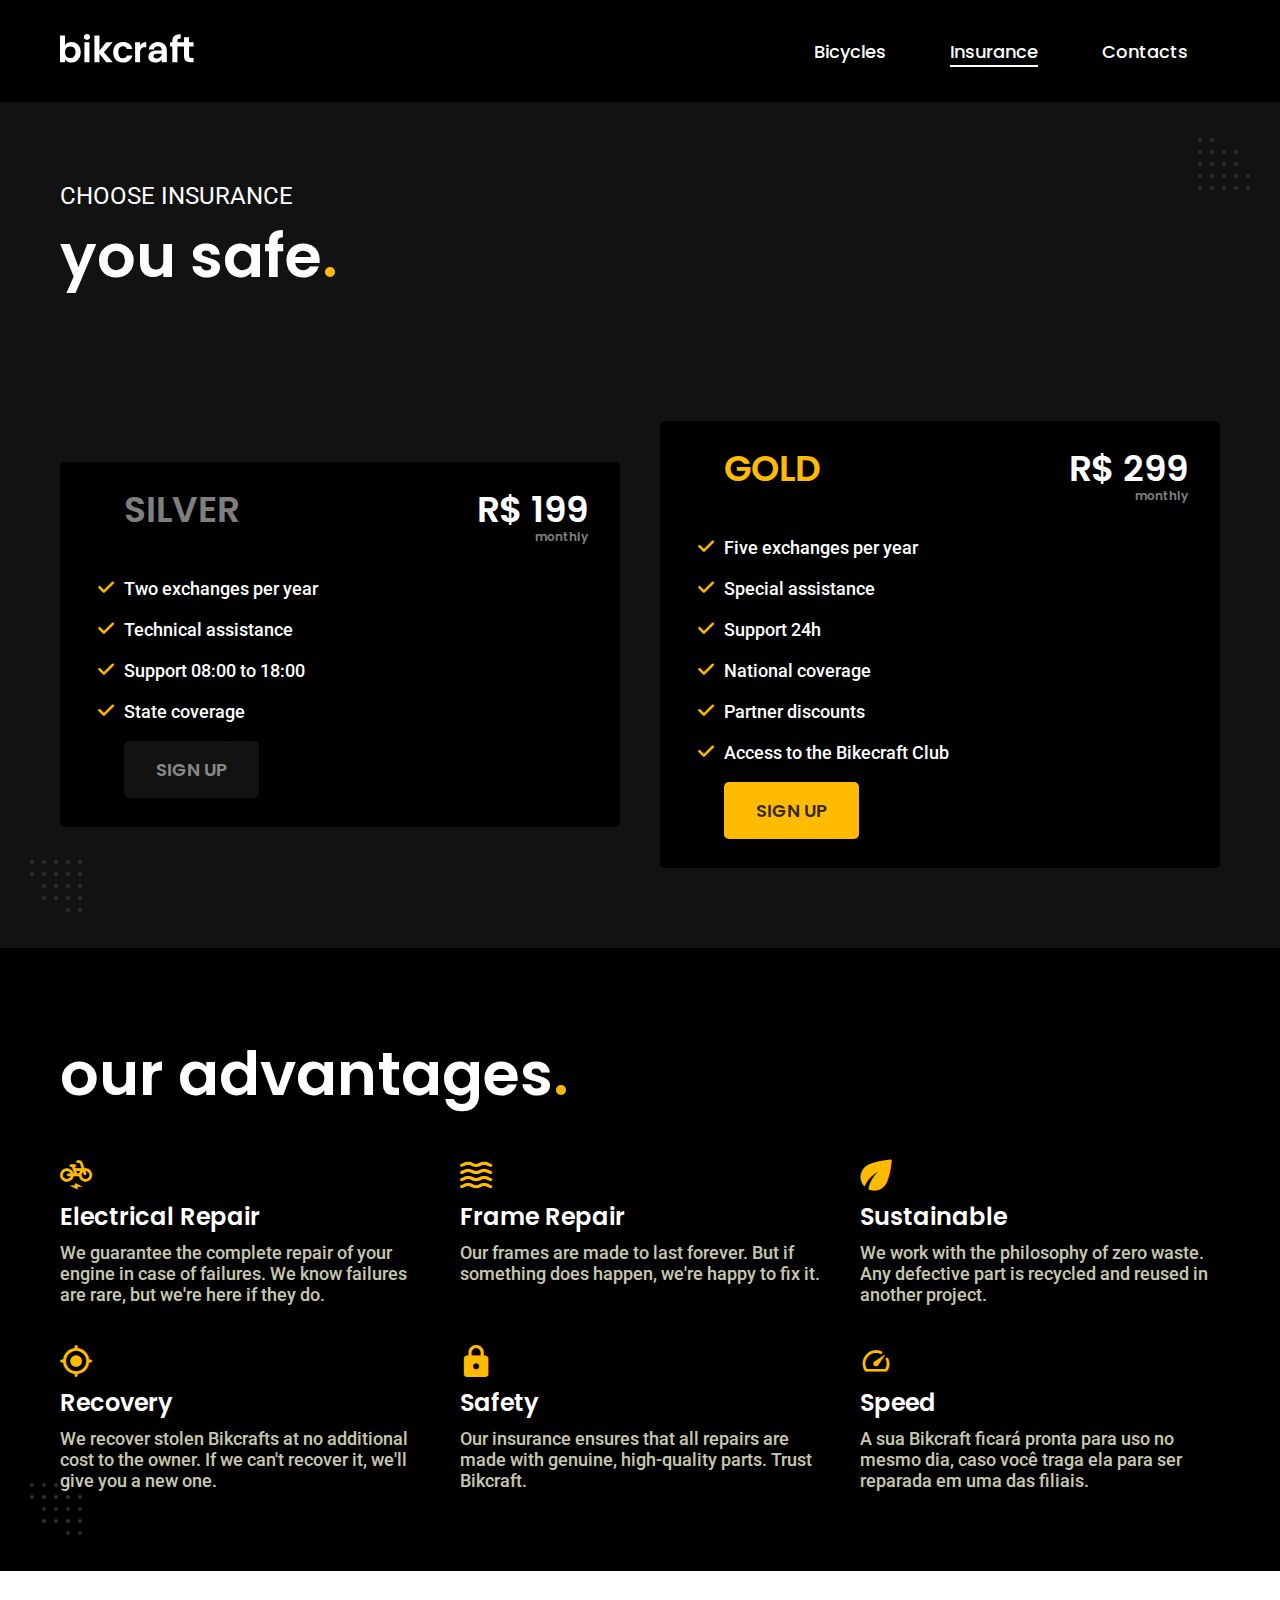
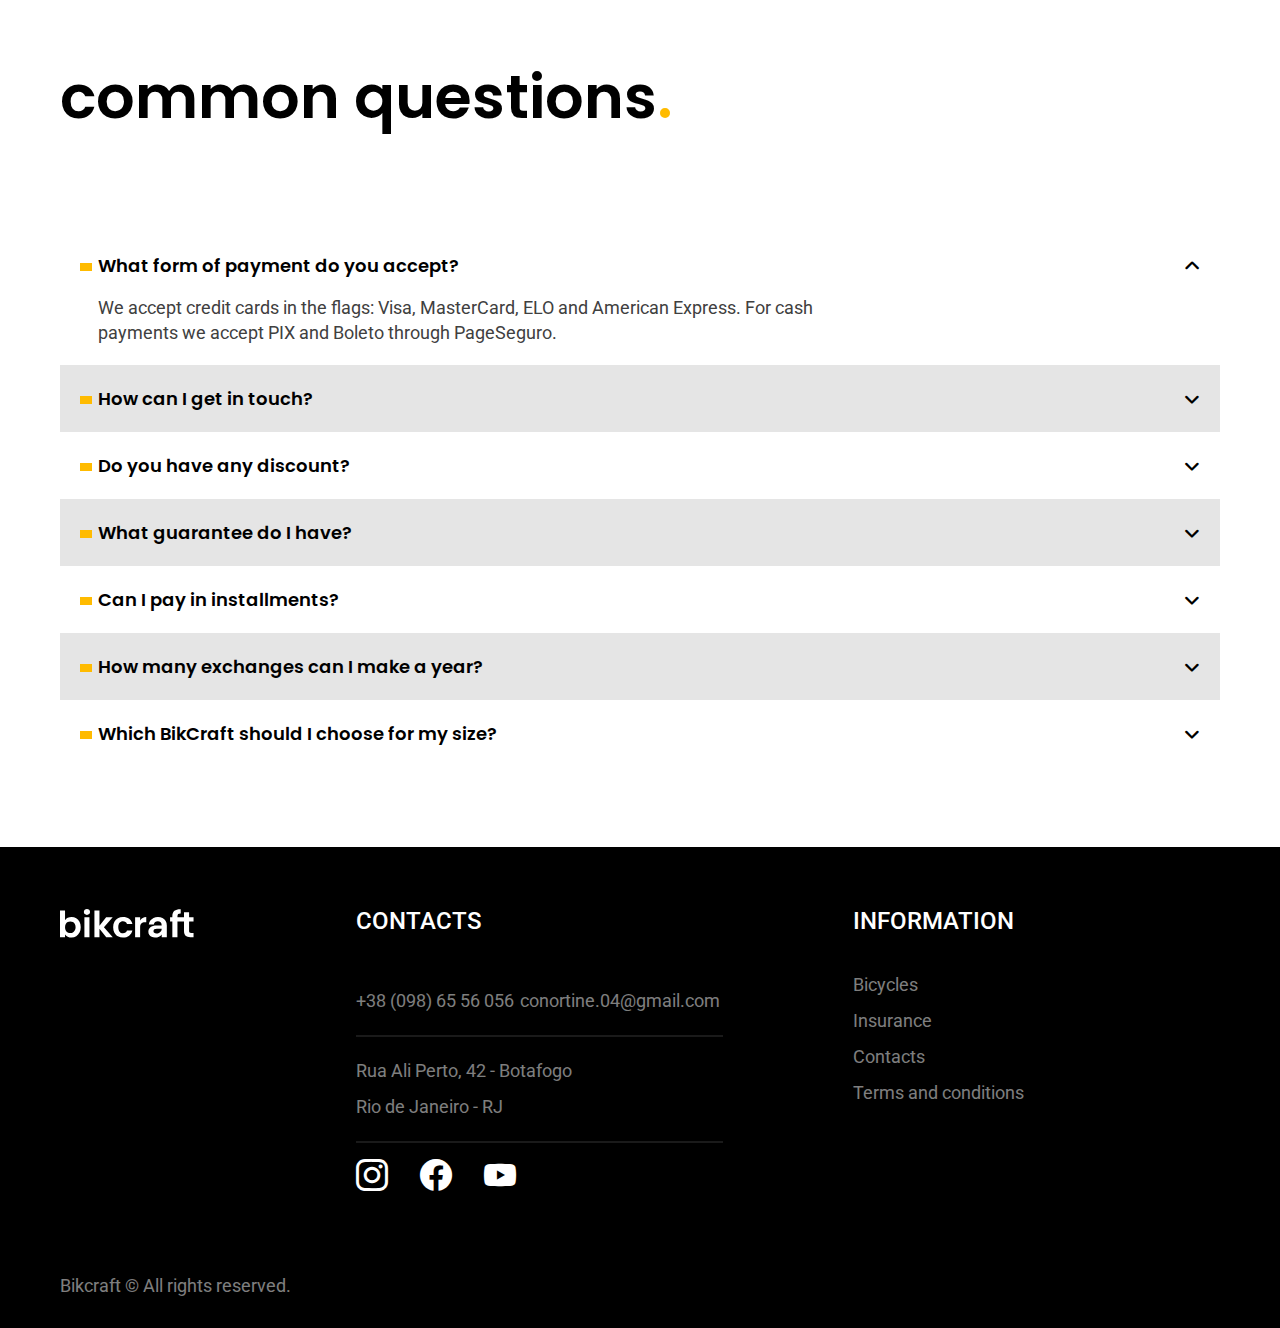
<file: insurance.html>
<!DOCTYPE html>
<html lang="en">
<head>
	<meta charset="UTF-8">
	<meta name="viewport" content="width=device-width, initial-scale=1.0">
	<link rel="stylesheet" href="css/style.css">
	<link rel="stylesheet" href="css/icon.css">
	<link rel="icon" href="img/logo/logo.svg" type="image/svg">
	<title>Insurance | Bikcraft</title>
</head>
<body>
	<header class="insurance-header">
<div class="header container">
	<a href="index.html" class="header__logo-wrapper">
		<img src="img/logo/logo.svg" alt="LOGO" class="header__logo">
	</a>
	<div class="header__nav nav-header">
		<ul class="nav-header__list">
			<li class="nav-header__item"><a href="bicycles.html" class="nav-header__link">Bicycles</a></li>
			<li class="nav-header__item"><a href="insurance.html" class="nav-header__link">Insurance</a></li>
			<li class="nav-header__item"><a href="contacts.html" class="nav-header__link">Contacts</a></li>
		</ul>
		<button class="burger-btn">
			<span></span>
			<span></span>
			<span></span>
		</button>
	</div>
</div>	</header>
	<main>
		<section class="insurance-main">
			<div class="container">
			<div class="insurance-main__subtitle">CHOOSE INSURANCE</div>
			<div class="insurance-main__title _title">you safe<span class='accent'>.</span></div>
			<div class="insurance-main__insurance">
				<div class="index-guarantee__grid grid-gua">
					<div class="grid-gua__item item-gua">
						<div class="item-gua__header">
							<div class="item-gua__title">SILVER</div>
							<div class="item-gua__price">
								R$ 199
								<span>monthly</span>
							</div>
						</div>
						<ul class="item-gua__list">
							<li class="item-gua__item"><i class="_i-check"></i>Two exchanges per year</li>
							<li class="item-gua__item"><i class="_i-check"></i>Technical assistance</li>
							<li class="item-gua__item"><i class="_i-check"></i>Support 08:00 to 18:00</li>
							<li class="item-gua__item"><i class="_i-check"></i>State coverage</li>
						</ul>
						<a href="purchase.html" class="item-gua__btn">SIGN UP</a>
					</div>
					<div class="grid-gua__item item-gua">
						<div class="item-gua__header">
							<div class="item-gua__title">GOLD</div>
							<div class="item-gua__price">
								R$ 299
								<span>monthly</span>
							</div>
						</div>
						<ul class="item-gua__list">
							<li class="item-gua__item"><i class="_i-check"></i>Five exchanges per year</li>
							<li class="item-gua__item"><i class="_i-check"></i>Special assistance</li>
							<li class="item-gua__item"><i class="_i-check"></i>Support 24h</li>
							<li class="item-gua__item"><i class="_i-check"></i>National coverage</li>
							<li class="item-gua__item"><i class="_i-check"></i>Partner discounts</li>
							<li class="item-gua__item"><i class="_i-check"></i>Access to the Bikecraft Club</li>
						</ul>
						<a href="purchase.html" class="item-gua__btn">SIGN UP</a>
					</div>
				</div>
			</div>
		</div>
			<div class="_decor insurance-main__decor"><img src="img/decor/dec.svg" alt=""></div>
			<div class="_decor insurance-main__decor1"><img src="img/decor/dec.svg" alt=""></div>
		</section>
		<section class="insurance-advantages">
			<div class="container">
				<div class="insurance-advantages__title _title">our advantages<span class="accent">.</span></div>
				<div class="insurance-advantages__grid grid-advantages">
					<div class="grid-advantages__item item-advantages">
						<div class="item-advantages__icon"><i class="_i-elbike"></i></div>
						<div class="item-advantages__title">Electrical Repair</div>
						<div class="item-advantages__desc">We guarantee the complete repair of your engine in case of failures. We know failures are rare, but we're here if they do.</div>
					</div>
					<div class="grid-advantages__item item-advantages">
						<div class="item-advantages__icon"><i class="_i-fibra"></i></div>
						<div class="item-advantages__title">Frame Repair</div>
						<div class="item-advantages__desc">Our frames are made to last forever. But if something does happen, we're happy to fix it.</div>
					</div>
					<div class="grid-advantages__item item-advantages">
						<div class="item-advantages__icon"><i class="_i-leaf"></i></div>
						<div class="item-advantages__title">Sustainable</div>
						<div class="item-advantages__desc">We work with the philosophy of zero waste. Any defective part is recycled and reused in another project.</div>
					</div>
					<div class="grid-advantages__item item-advantages">
						<div class="item-advantages__icon"><i class="_i-aim"></i></div>
						<div class="item-advantages__title">Recovery</div>
						<div class="item-advantages__desc">We recover stolen Bikcrafts at no additional cost to the owner. If we can't recover it, we'll give you a new one.</div>
					</div>
					<div class="grid-advantages__item item-advantages">
						<div class="item-advantages__icon"><i class="_i-lock"></i></div>
						<div class="item-advantages__title">Safety</div>
						<div class="item-advantages__desc">Our insurance ensures that all repairs are made with genuine, high-quality parts. Trust Bikcraft.</div>
					</div>
					<div class="grid-advantages__item item-advantages">
						<div class="item-advantages__icon"><i class="_i-speed"></i></div>
						<div class="item-advantages__title">Speed</div>
						<div class="item-advantages__desc">A sua Bikcraft ficará pronta para uso no mesmo dia, caso você traga ela para ser reparada em uma das filiais.</div>
					</div>
				</div>
			</div>
			<div class="insurance-advantages__decor _decor"><img src="img/decor/dec.svg" alt=""></div>
		</section>
		<section class="insurance-questions">
			<div class="container">
				<div class="insurance-questions__title _title">common questions<span class="accent">.</span></div>
				<div class="insurance-questions__tabs tabs-questions">
					<div class="tabs-questions__tab tab-question  _active">
						<button><div class="tab-question__title _mark">What form of payment do you accept?<i class="_i-angle-down"></i></div></button>
						<div class="tab-question__desc-wrapper">
							<div class="tab-question__desc">We accept credit cards in the flags: Visa, MasterCard, ELO and American Express. For cash payments we accept PIX and Boleto through PageSeguro.</div>
						</div>
					</div>
					<div class="tabs-questions__tab tab-question">
						<button><div class="tab-question__title _mark">How can I get in touch?<i class="_i-angle-down"></i></div></button>
						<div class="tab-question__desc-wrapper">
							<div class="tab-question__desc">Lorem ipsum dolor sit, amet consectetur, adipisicing elit. Ullam qui sunt soluta voluptate assumenda. Atque asperiores nobis quaerat aspernatur deserunt.</div>
						</div>
					</div>
					<div class="tabs-questions__tab tab-question">
						<button><div class="tab-question__title _mark">Do you have any discount?<i class="_i-angle-down"></i></div></button>
						<div class="tab-question__desc-wrapper">
							<div class="tab-question__desc">Lorem ipsum, dolor sit amet consectetur adipisicing elit. Fugiat, consequuntur.</div>
						</div>
					</div>
					<div class="tabs-questions__tab tab-question">
						<button><div class="tab-question__title _mark">What guarantee do I have?<i class="_i-angle-down"></i></div></button>
						<div class="tab-question__desc-wrapper">
							<div class="tab-question__desc">Lorem ipsum dolor, sit amet consectetur adipisicing elit. Dicta ex sunt quod inventore expedita reiciendis. Vero quos repudiandae velit dolore aliquam harum ipsam quibusdam officiis impedit animi quaerat voluptate minima aliquid quidem eveniet eaque saepe consequuntur amet ducimus quas qui et, quis. Facere hic sit molestias doloremque commodi quis tenetur.</div>
						</div>
					</div>
					<div class="tabs-questions__tab tab-question">
						<button><div class="tab-question__title _mark">Can I pay in installments?<i class="_i-angle-down"></i></div></button>
						<div class="tab-question__desc-wrapper">
							<div class="tab-question__desc">Lorem ipsum dolor sit amet consectetur adipisicing, elit. Modi facere omnis ipsam veritatis, dolorum dolore similique debitis nostrum animi velit temporibus possimus, soluta fugit optio sed voluptate suscipit quasi cumque mollitia ut, repellat molestias illum libero. Deserunt cumque sit assumenda, tenetur illo tempora non animi dolores ut ex nemo totam dolore velit laboriosam modi magni, error exercitationem, commodi eius dolor. Aliquam facilis incidunt vero eligendi est autem qui odit in enim aliquid, illo, numquam ducimus aut aperiam eaque, et, delectus quod. Tempora, doloribus corrupti? Odit consequatur aut nihil delectus quod ea enim quos. Eos molestiae deserunt esse reprehenderit laudantium placeat.</div>
						</div>
					</div>
					<div class="tabs-questions__tab tab-question">
						<button><div class="tab-question__title _mark">How many exchanges can I make a year?<i class="_i-angle-down"></i></div></button>
						<div class="tab-question__desc-wrapper">
							<div class="tab-question__desc">Lorem ipsum dolor sit amet, consectetur adipisicing, elit. Magni qui eos quod accusantium cumque esse eum, ipsum amet nesciunt adipisci cum dignissimos reiciendis harum doloribus.</div>
						</div>
					</div>
					<div class="tabs-questions__tab tab-question">
						<button><div class="tab-question__title _mark">Which BikCraft should I choose for my size?<i class="_i-angle-down"></i></div></button>
						<div class="tab-question__desc-wrapper">
							<div class="tab-question__desc">Lorem ipsum dolor sit amet consectetur adipisicing elit. Dolor nostrum aliquid velit perspiciatis pariatur unde molestias ipsa sint illum quam, ea adipisci voluptatibus recusandae voluptas harum impedit molestiae ad nobis! Obcaecati, earum, fugit incidunt aliquam error mollitia distinctio veritatis dolores adipisci temporibus beatae, asperiores. Vero, possimus! Rem ratione doloremque quaerat fugit pariatur dolore illo temporibus, et laborum qui quam odit molestiae cum soluta quod mollitia accusantium!</div>
						</div>
					</div>
				</div>
			</div>
		</section>
	</main>
	<footer class="insurance-footer">
<div class="container">
	<div class="footer__content content-footer">
		<div class="content-footer__logo-wrapper">
			<img src="img/logo/logo.svg" alt="" class="content-footer__logo">
		</div>
		<div class="content-footer__wrapper">
			<div class="content-footer__block contacts-footer">
			<div class="block__title">contacts</div>
			<div class="contacts-footer__content">
				<div class="contacts-footer__item">
					<a href="tel:380986556056" class="block__text">+38 (098) 65 56 056</a>
					<a href="mailto:conortine.04@gmail.com" class="block__text">conortine.04@gmail.com</a>
				</div>
				<div class="contacts-footer__item">
					<a href="#" class="block__text">Rua Ali Perto, 42 - Botafogo</a>
					<a href="#" class="block__text">Rio de Janeiro - RJ</a>
				</div>
			</div>
			<div class="contacts-footer__social-media">
				<div class="contacts-footer__social-media_icon"><i class="_i-instagram"></i></div>
				<div class="contacts-footer__social-media_icon"><i class="_i-facebook"></i></div>
				<div class="contacts-footer__social-media_icon"><i class="_i-youtube"></i></div>
			</div>
		</div>
		<div class="content-footer__block info-footer">
			<div class="block__title">INFORMATION</div>
			<ul class="info-footer__content">
				<li class="block__item"><a href="bicycles.html" class="block__text info-footer__link">Bicycles</a></li>
				<li class="block__item"><a href="insurance.html" class="block__text info-footer__link">Insurance</a></li>
				<li class="block__item"><a href="contacts.html" class="block__text info-footer__link">Contacts</a></li>
				<li class="block__item"><a href="terms.html" class="block__text info-footer__link  _underlined">Terms and conditions</a></li>
			</ul>
		</div>
		</div>
	</div>
	<div class="footer__copyrights">Bikcraft © All rights reserved.</div>
</div>	</footer>
	<script src="js/script.js"></script>
</body>
</html>
</file>
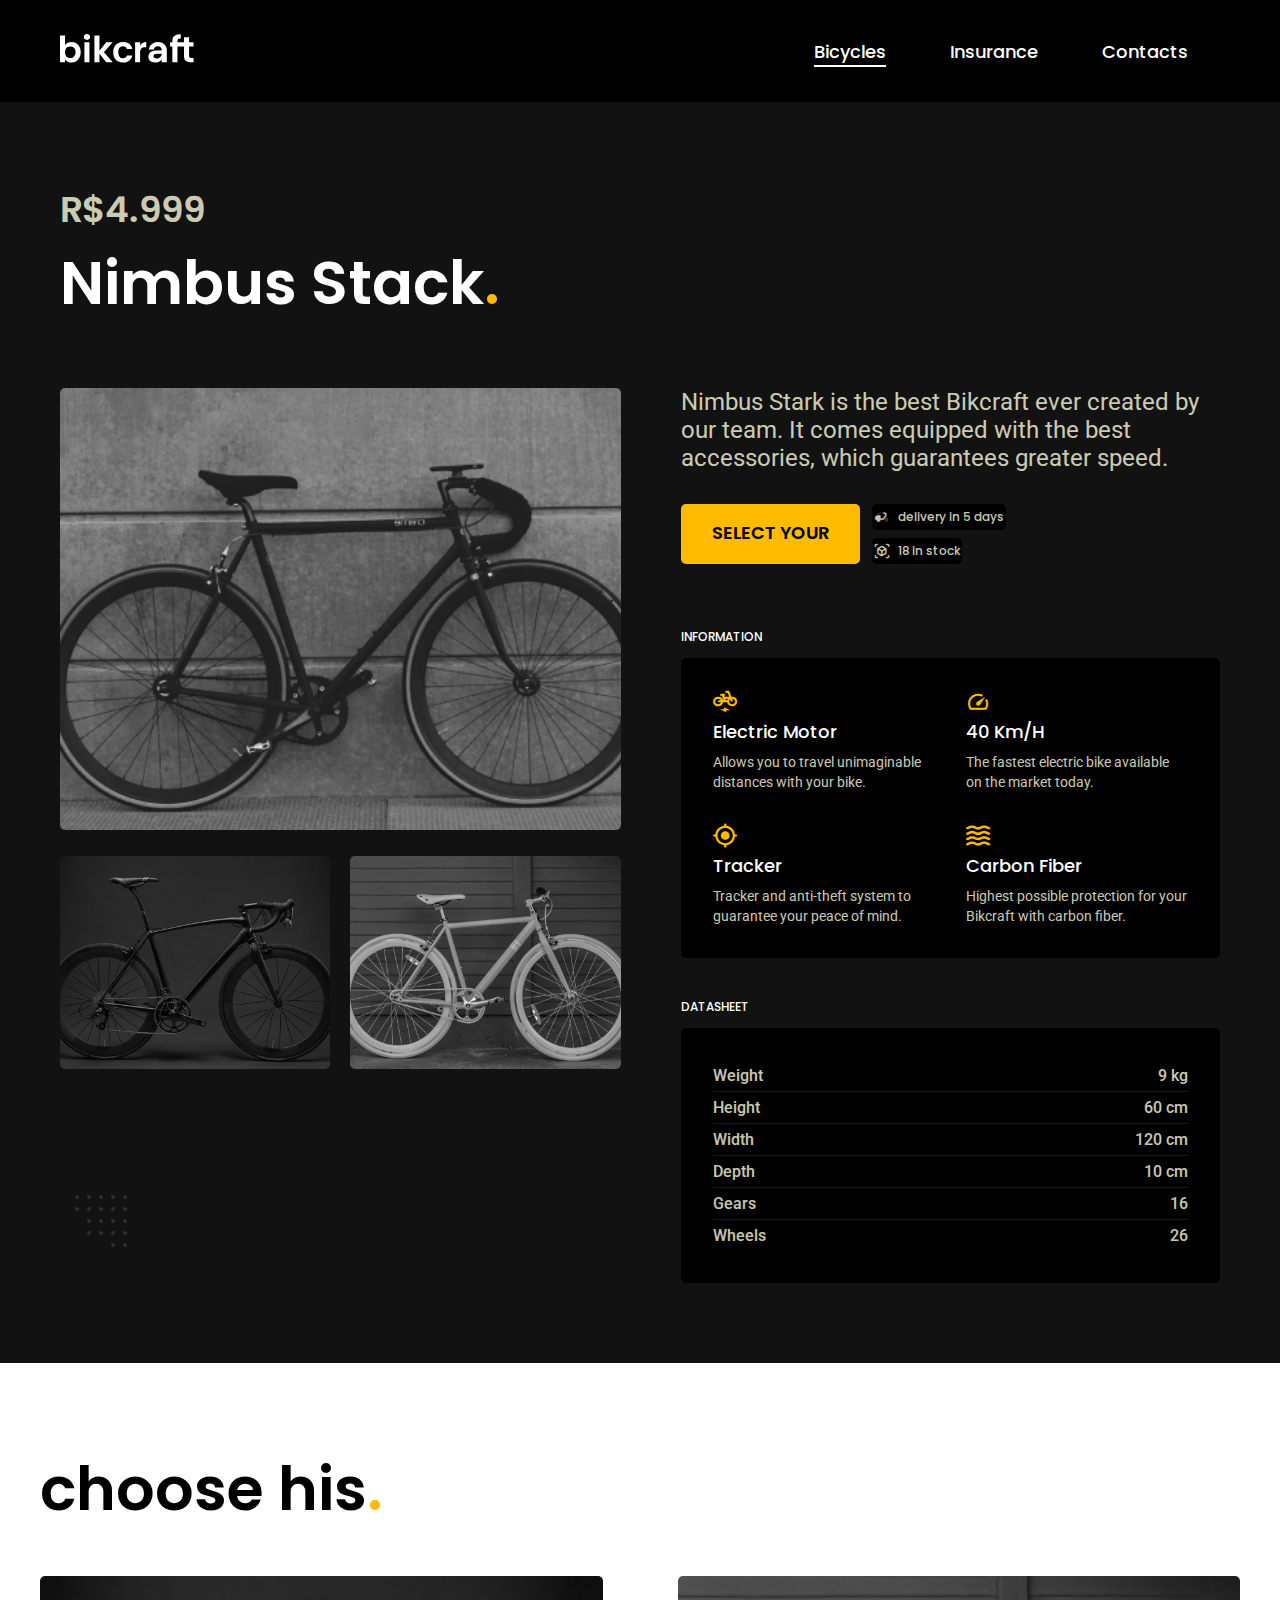
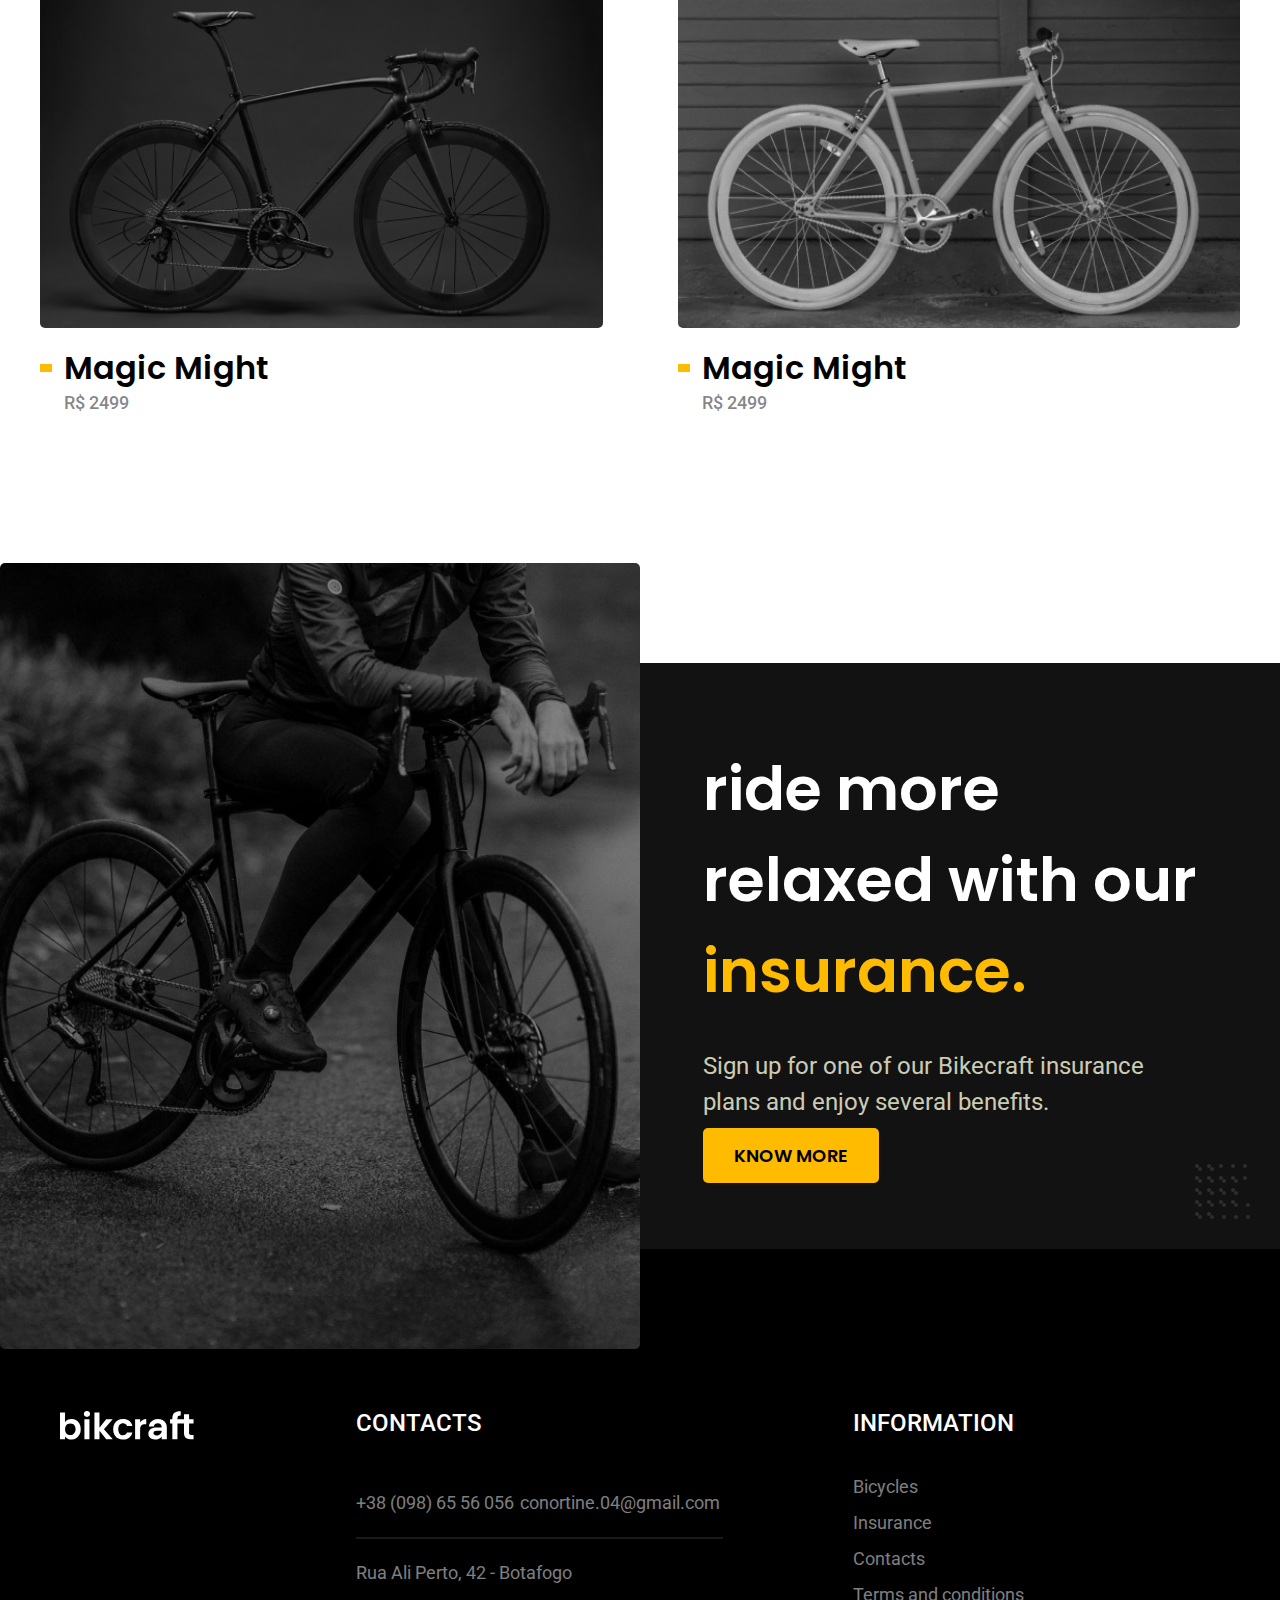
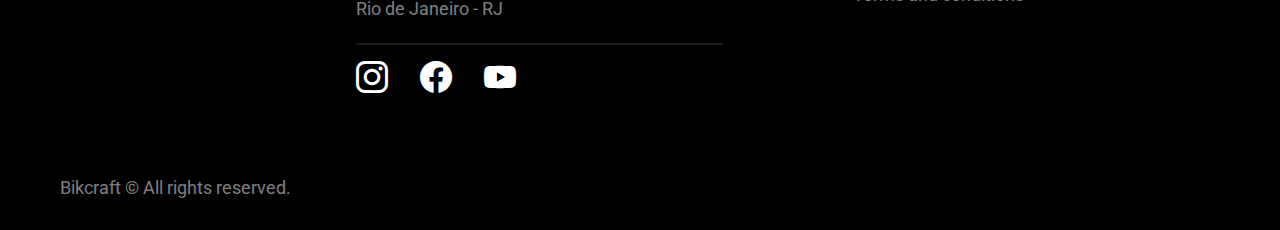
<file: item.html>
<!DOCTYPE html>
<html lang="en">
<head>
	<meta charset="UTF-8">
	<meta name="viewport" content="width=device-width, initial-scale=1.0">
	<link rel="stylesheet" href="css/style.css">
	<link rel="stylesheet" href="css/icon.css">
	<link rel="icon" href="img/logo/logo.svg" type="image/svg">
	<title>Nimbus Stack | Bikcraft</title>
</head>
<body>
	<header class="item-header">
<div class="header container">
	<a href="index.html" class="header__logo-wrapper">
		<img src="img/logo/logo.svg" alt="LOGO" class="header__logo">
	</a>
	<div class="header__nav nav-header">
		<ul class="nav-header__list">
			<li class="nav-header__item"><a href="bicycles.html" class="nav-header__link">Bicycles</a></li>
			<li class="nav-header__item"><a href="insurance.html" class="nav-header__link">Insurance</a></li>
			<li class="nav-header__item"><a href="contacts.html" class="nav-header__link">Contacts</a></li>
		</ul>
		<button class="burger-btn">
			<span></span>
			<span></span>
			<span></span>
		</button>
	</div>
</div>	</header>
	<main>
		<section class="item-main">
			<div class="item-main__modal modal-item">
				<div class="container">
					<div class="modal-item__img-wrapper">
						<img src="img/bicycles/bicycle1.jpg" alt="" class="modal-item__img">
					</div>
				</div>
				<button class="modal-btn">
					<span></span>
					<span></span>
				</button>
			</div>
			<div class="container">
				<div class="item-main__price">R$4.999</div>
				<div class="item-main__title _title">Nimbus Stack<span class="accent">.</span></div>
				<div class="item-main__content content-item">
					<div class="content-item__gallery gallery-item">
						<div class="gallery-item__main"><img data-img="main" src="img/bicycles/bicycle1.jpg" alt="" class="gallery-item__main-img"></div>
						<div class="gallery-item__line">
							<img data-img="line" src="img/bicycles/bicycle2.jpg" alt="" class="gallery-item__img">
							<img data-img="line" src="img/bicycles/bicycle3.jpg" alt="" class="gallery-item__img">
						</div>
					</div>
					<div class="content-item__text text-item">
						<div class="text-item__desc">
							Nimbus Stark is the best Bikcraft ever created by our team. It comes equipped with the best accessories, which guarantees greater speed.
						</div>
						<div class="text-item__actions actions-item">
							<a href="purchase.html" class="actions-item__btn _button">select your</a>
							<div class="actions-item__text text-actions">
								<div class="text-actions__item"><i class="_i-moto"></i>delivery in 5 days</div>
								<div class="text-actions__item"><i class="_i-cube"></i>18 in stock</div>
							</div>
						</div>
						<div class="text-item__info info-item">
							<div class="info-item__title">Information</div>
							<div class="info-item__grid grid-info">
								<div class="grid-info__item">
									<div class="grid-info__icon"><i class="_i-elbike"></i></div>
									<div class="grid-info__title">Electric Motor</div>
									<div class="grid-info__desc">Allows you to travel unimaginable distances with your bike.</div>
								</div>
								<div class="grid-info__item">
									<div class="grid-info__icon"><i class="_i-speed"></i></div>
									<div class="grid-info__title">40 Km/h</div>
									<div class="grid-info__desc">The fastest electric bike available on the market today.</div>
								</div>
								<div class="grid-info__item">
									<div class="grid-info__icon"><i class="_i-aim"></i></div>
									<div class="grid-info__title">tracker</div>
									<div class="grid-info__desc">Tracker and anti-theft system to guarantee your peace of mind.</div>
								</div>
								<div class="grid-info__item">
									<div class="grid-info__icon"><i class="_i-fibra"></i></div>
									<div class="grid-info__title">Carbon fiber</div>
									<div class="grid-info__desc">Highest possible protection for your Bikcraft with carbon fiber.</div>
								</div>
							</div>
						</div>
						<div class="text-info__char char-item">
							<div class="char-item__title">Datasheet</div>
							<ul class="char-item__list">
								<li class="char-item__item">Weight<span>9 kg</span></li>
								<li class="char-item__item">Height<span>60 cm</span></li>
								<li class="char-item__item">Width<span>120 cm</span></li>
								<li class="char-item__item">Depth<span>10 cm</span></li>
								<li class="char-item__item">Gears<span>16</span></li>
								<li class="char-item__item">Wheels<span>26</span></li>
							</ul>
						</div>
					</div>
				</div>
				<div class="item-main__decor _decor"><img src="img/decor/dec.svg" alt="" class=""></div>
			</div>
		</section>
		<section class="item-items">
			<div class="container">
				<div class="item-items__title _title">CHOOSE HIS<span class="accent">.</span></div>
				<div class="item-items__grid grid-items">
					<div class="grid-items__item item-bicycles">
						<a href="#" class="item-bicycles__img-wrapper">
							<img src="img/bicycles/bicycle2.jpg" alt="" class="item-bicycles__img">
						</a>
						<div class="item-bicycles__content _mark">
							<a href="#" class="item-bicycles__title">Magic Might</a>
							<div class="item-bicycles__price">R$ 2499</div>
						</div>
					</div>
					<div class="grid-items__item item-bicycles">
						<a href="#" class="item-bicycles__img-wrapper">
							<img src="img/bicycles/bicycle3.jpg" alt="" class="item-bicycles__img">
						</a>
						<div class="item-bicycles__content _mark">
							<a href="#" class="item-bicycles__title">Magic Might</a>
							<div class="item-bicycles__price">R$ 2499</div>
						</div>
					</div>
				</div>
			</div>
		</section>
		<section class="block">
			<div class="container">
				<div class="block__content content-block">
					<div class="content-block__title _title">ride more relaxed with our <span class="accent">insurance.</span></div>
					<div class="content-block__desc">Sign up for one of our Bikecraft insurance plans and enjoy several benefits.</div>
					<a href="#" class="content-block__btn _button">know more</a>
				</div>
				<div class="block__img-wrapper">
					<img src="img/bicycle-page/1.jpg" alt="" class="block__img">
				</div>
			</div>
			<div class="block__decor1 _decor"><img src="img/decor/dec.svg" alt=""></div>
			<div class="block__decor2 _decor"><img src="img/decor/dec.svg" alt=""></div>
		</section>
	</main>
	<footer class="item-footer">
<div class="container">
	<div class="footer__content content-footer">
		<div class="content-footer__logo-wrapper">
			<img src="img/logo/logo.svg" alt="" class="content-footer__logo">
		</div>
		<div class="content-footer__wrapper">
			<div class="content-footer__block contacts-footer">
			<div class="block__title">contacts</div>
			<div class="contacts-footer__content">
				<div class="contacts-footer__item">
					<a href="tel:380986556056" class="block__text">+38 (098) 65 56 056</a>
					<a href="mailto:conortine.04@gmail.com" class="block__text">conortine.04@gmail.com</a>
				</div>
				<div class="contacts-footer__item">
					<a href="#" class="block__text">Rua Ali Perto, 42 - Botafogo</a>
					<a href="#" class="block__text">Rio de Janeiro - RJ</a>
				</div>
			</div>
			<div class="contacts-footer__social-media">
				<div class="contacts-footer__social-media_icon"><i class="_i-instagram"></i></div>
				<div class="contacts-footer__social-media_icon"><i class="_i-facebook"></i></div>
				<div class="contacts-footer__social-media_icon"><i class="_i-youtube"></i></div>
			</div>
		</div>
		<div class="content-footer__block info-footer">
			<div class="block__title">INFORMATION</div>
			<ul class="info-footer__content">
				<li class="block__item"><a href="bicycles.html" class="block__text info-footer__link">Bicycles</a></li>
				<li class="block__item"><a href="insurance.html" class="block__text info-footer__link">Insurance</a></li>
				<li class="block__item"><a href="contacts.html" class="block__text info-footer__link">Contacts</a></li>
				<li class="block__item"><a href="terms.html" class="block__text info-footer__link  _underlined">Terms and conditions</a></li>
			</ul>
		</div>
		</div>
	</div>
	<div class="footer__copyrights">Bikcraft © All rights reserved.</div>
</div>	</footer>
	<script src="js/script.js"></script>
</body>
</html>
</file>
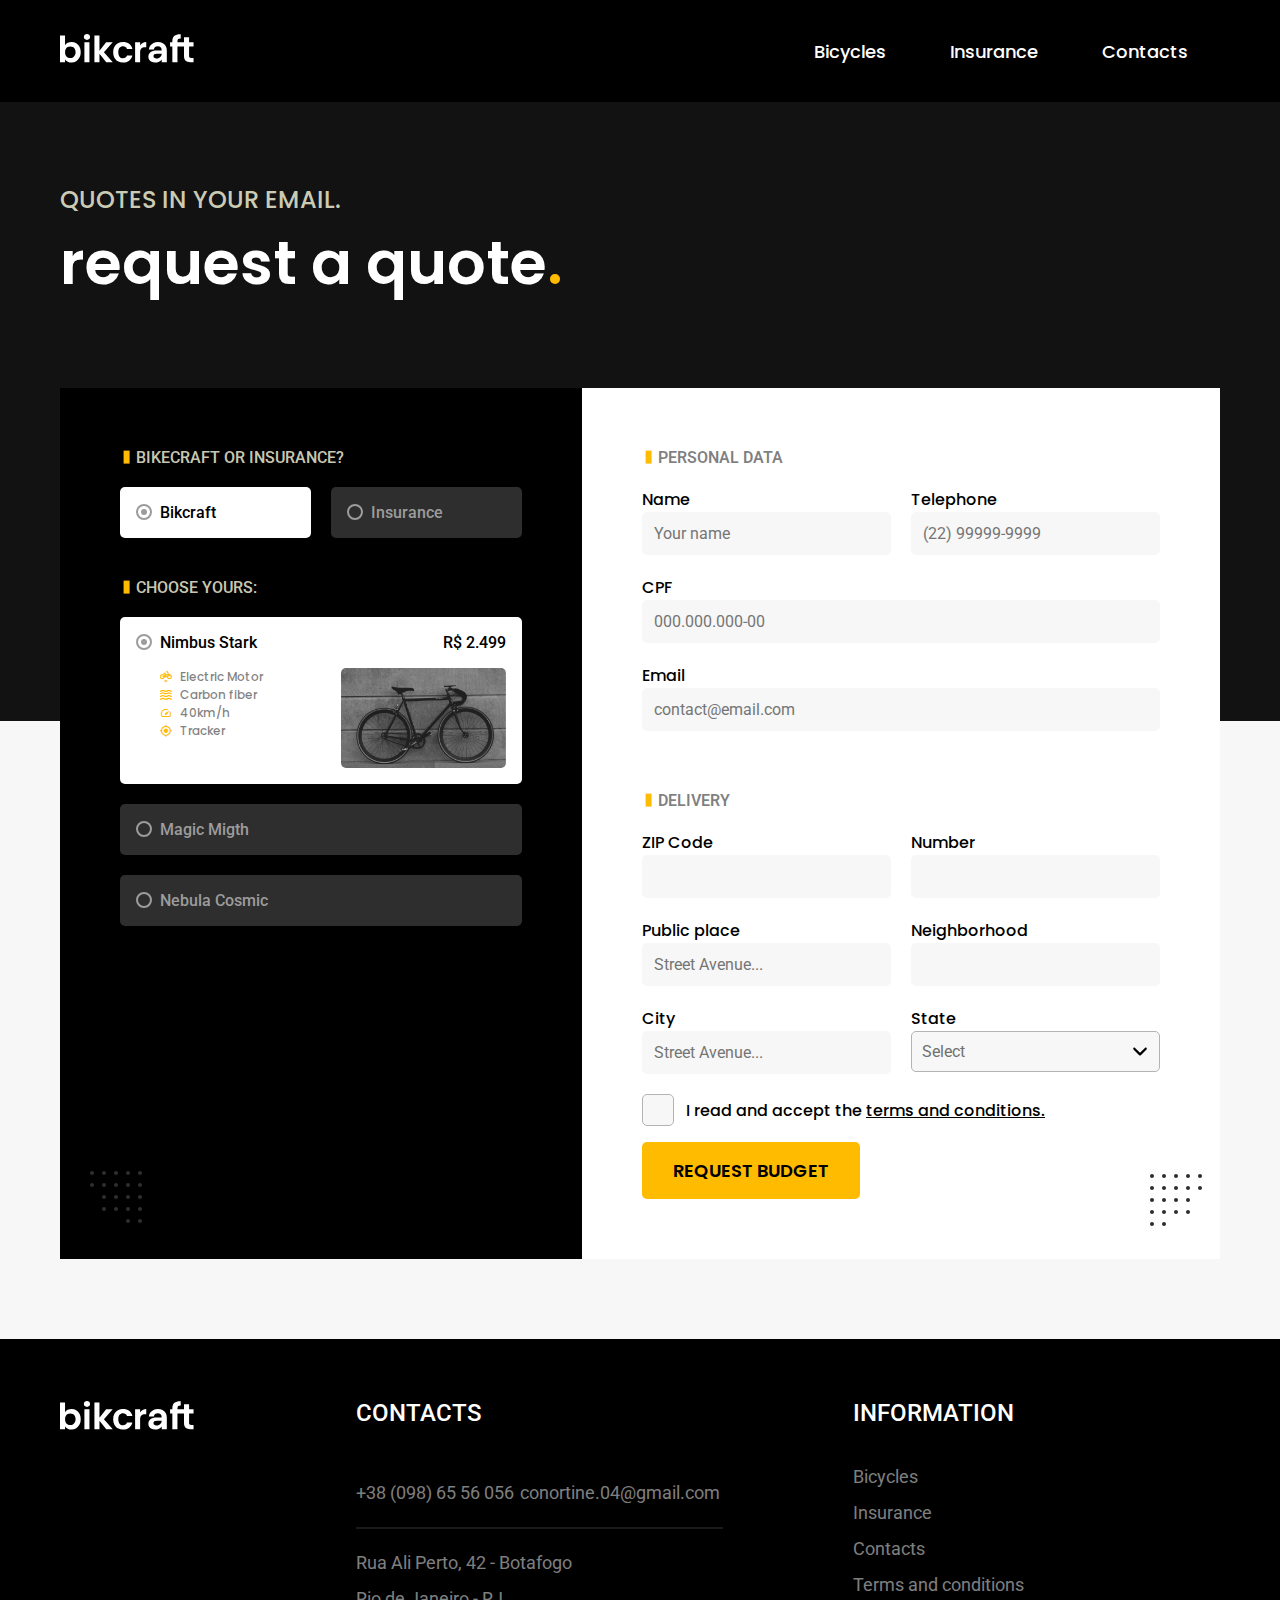
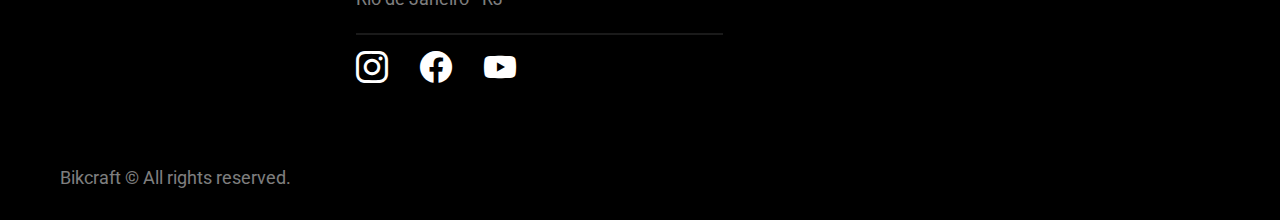
<file: purchase.html>
<!DOCTYPE html>
<html lang="en">
<head>
	<meta charset="UTF-8">
	<meta name="viewport" content="width=device-width, initial-scale=1.0">
	<link rel="stylesheet" href="css/style.css">
	<link rel="stylesheet" href="css/icon.css">
	<link rel="icon" href="img/logo/logo.svg" type="image/svg">
	<title>Purchase | Bikcraft</title>
</head>
<body>
	<header class="purchase-header">
<div class="header container">
	<a href="index.html" class="header__logo-wrapper">
		<img src="img/logo/logo.svg" alt="LOGO" class="header__logo">
	</a>
	<div class="header__nav nav-header">
		<ul class="nav-header__list">
			<li class="nav-header__item"><a href="bicycles.html" class="nav-header__link">Bicycles</a></li>
			<li class="nav-header__item"><a href="insurance.html" class="nav-header__link">Insurance</a></li>
			<li class="nav-header__item"><a href="contacts.html" class="nav-header__link">Contacts</a></li>
		</ul>
		<button class="burger-btn">
			<span></span>
			<span></span>
			<span></span>
		</button>
	</div>
</div>	</header>
	<main>
		<section class="purchase-main">
			<div class="container">
				<div class="purchase-main__subtitle">QUOTES IN YOUR EMAIL.</div>
				<div class="purchase-main__title _title">request a quote<span class="accent">.</span></div>
				<div class="purchase-main__i-cant-name-it-for-10-min">
					<div class="i-cant-name-it-for-10-min__block block-form">
						<div class="block-form__choise choise-form">
							<div class="choise-form__title _mark">bikecraft or insurance?</div>
							<div class="choise-form__items">
								<div class="choise-form__item">
									<input id="Bikcraft" type="radio" class="choise-form__input" value="Bikcraft" name="choise-form__input" checked>
									<label for="Bikcraft" class="choise-form__label _label">Bikcraft</label>
								</div>
								<div class="choise-form__item">
									<input id="Insurance" type="radio" class="choise-form__input" value="Insurance" name="choise-form__input">
									<label for="Insurance" class="choise-form__label _label">Insurance</label>
								</div>
							</div>
						</div>
						<div class="block-form__choise-bicycle bicycle-form">
							<div class="bicycle-form__title _mark">CHOOSE YOURS:</div>
							<div class="bicycle-form__main">
								<div class="bicycle-form__item item-form">
									<div class="item-form__header">
										<input id="Nimbus Stark" type="radio" class="item-form__input" name="bicycle" value="Nimbus Stark" checked>
										<label for="Nimbus Stark" class="item-form__label _label">Nimbus Stark
											<div class="item-form__price">R$ 2.499</div>
										<div class="item-form__info">
										<div class="item-form__char">
											<div class="item-form__char-item"><i class="_i-elbike"></i>Electric Motor</div>
											<div class="item-form__char-item"><i class="_i-fibra"></i>Carbon fiber</div>
											<div class="item-form__char-item"><i class="_i-speed"></i>40km/h</div>
											<div class="item-form__char-item"><i class="_i-aim"></i>Tracker</div>
										</div>
										<div class="item-form__img-wrapper">
											<img src="img/bicycles/bicycle1.jpg" alt="" class="item-form__img">
										</div>
									</div></label>
										
									</div>
									
								</div>
								<div class="bicycle-form__item item-form">
									<div class="item-form__header">
										<input id="Magic Migth" type="radio" class="item-form__input" name="bicycle" value="Nimbus Stark">
										<label for="Magic Migth" class="item-form__label _label">Magic Migth
											<div class="item-form__price">R$ 2.499</div>
										<div class="item-form__info">
										<div class="item-form__char">
											<div class="item-form__char-item"><i class="_i-elbike"></i>Electric Motor</div>
											<div class="item-form__char-item"><i class="_i-fibra"></i>Carbon fiber</div>
											<div class="item-form__char-item"><i class="_i-speed"></i>40km/h</div>
											<div class="item-form__char-item"><i class="_i-aim"></i>Tracker</div>
										</div>
										<div class="item-form__img-wrapper">
											<img src="img/bicycles/bicycle1.jpg" alt="" class="item-form__img">
										</div>
									</div></label>
										
									</div>									
								</div>
								<div class="bicycle-form__item item-form">
									<div class="item-form__header">
										<input id="Nebula Cosmic" type="radio" class="item-form__input" name="bicycle" value="Nimbus Stark">
										<label for="Nebula Cosmic" class="item-form__label _label">Nebula Cosmic
											<div class="item-form__price">R$ 2.499</div>
											<div class="item-form__info">
												<div class="item-form__char">
													<div class="item-form__char-item"><i class="_i-elbike"></i>Electric Motor</div>
													<div class="item-form__char-item"><i class="_i-fibra"></i>Carbon fiber</div>
													<div class="item-form__char-item"><i class="_i-speed"></i>40km/h</div>
													<div class="item-form__char-item"><i class="_i-aim"></i>Tracker</div>
												</div>
												<div class="item-form__img-wrapper">
													<img src="img/bicycles/bicycle1.jpg" alt="" class="item-form__img">
												</div>
											</div>
										</label>		
									</div>									
								</div>
							</div>
						</div>
						<div class="block-form__decor _decor"><img src="img/decor/dec.svg" alt=""></div>
					</div>
					<form class="i-cant-name-it-for-10-min__form form-purchase">
						<div class="form-purchase__title _mark">Personal data</div>
						<div class="form-purchase__info">
							<div class="form-purchase__name">
								<div class="form-purchase__item-title">Name</div>
								<input id="name" type="text" class="form-purchase__input" placeholder="Your name" required>
							</div>
							<div class="form-purchase__phone">
								<div class="form-purchase__item-title">Telephone</div>
								<input type="tel" class="form-purchase__input" placeholder="(22) 99999-9999" required>
							</div>
						</div>
						<div class="form-purchase__cpf">
							<div class="form-purchase__item-title">CPF</div>
							<input type="number" class="form-purchase__input" placeholder="000.000.000-00" required>
						</div>
						<div class="form-purchase__mail">
							<div class="form-purchase__item-title">Email</div>
							<input type="mail" class="form-purchase__input" placeholder="contact@email.com" required>
						</div>
						<div class="form-purchase__delivery">
							<div class="form-purchase__title _mark">Delivery</div>
							<div class="form-purchase__grid">
								<div class="form-purchase__item">
									<div class="form-purchase__item-title">ZIP Code</div>
									<input type="text" class="form-purchase__input" placeholder="">
								</div>
								<div class="form-purchase__item">
									<div class="form-purchase__item-title">Number</div>
									<input type="number" class="form-purchase__input" placeholder="">
								</div>
								<div class="form-purchase__item">
									<div class="form-purchase__item-title">Public place</div>
									<input type="text" class="form-purchase__input" placeholder="Street Avenue...">
								</div>
								<div class="form-purchase__item">
									<div class="form-purchase__item-title">Neighborhood</div>
									<input type="text" class="form-purchase__input" placeholder="">
								</div>
								<div class="form-purchase__item">
									<div class="form-purchase__item-title">City</div>
									<input type="text" class="form-purchase__input" placeholder="Street Avenue...">
								</div>
								<div class="form-purchase__item">
									<div class="form-purchase__item-title">State</div>
									<div class="form-purchase__select-wrapper">
										<select name="form-purchase__item-select" id="" class="form-purchase__item-select">
											<option value="1">Select</option>
											<option value="2">Select</option>
											<option value="3">Select</option>
										</select>
									</div>
								</div>
							</div>
							<div class="form-purchase__checkbox">
								<input id="terms" type="checkbox" required>
								<i class="_i-check"></i>
								<label for="terms">I read and accept the <a href="terms.html">terms and conditions.</a></label>
							</div>
							<button class="form-purchase__btn _button">REQUEST BUDGET</button>
						</div>
						<div class="form-purchase__decor _decor"><img src="img/decor/dec.svg" alt=""></div>
					</form>
				</div>
			</div>
		</section>
	</main>
	<footer class="purchase-footer">
<div class="container">
	<div class="footer__content content-footer">
		<div class="content-footer__logo-wrapper">
			<img src="img/logo/logo.svg" alt="" class="content-footer__logo">
		</div>
		<div class="content-footer__wrapper">
			<div class="content-footer__block contacts-footer">
			<div class="block__title">contacts</div>
			<div class="contacts-footer__content">
				<div class="contacts-footer__item">
					<a href="tel:380986556056" class="block__text">+38 (098) 65 56 056</a>
					<a href="mailto:conortine.04@gmail.com" class="block__text">conortine.04@gmail.com</a>
				</div>
				<div class="contacts-footer__item">
					<a href="#" class="block__text">Rua Ali Perto, 42 - Botafogo</a>
					<a href="#" class="block__text">Rio de Janeiro - RJ</a>
				</div>
			</div>
			<div class="contacts-footer__social-media">
				<div class="contacts-footer__social-media_icon"><i class="_i-instagram"></i></div>
				<div class="contacts-footer__social-media_icon"><i class="_i-facebook"></i></div>
				<div class="contacts-footer__social-media_icon"><i class="_i-youtube"></i></div>
			</div>
		</div>
		<div class="content-footer__block info-footer">
			<div class="block__title">INFORMATION</div>
			<ul class="info-footer__content">
				<li class="block__item"><a href="bicycles.html" class="block__text info-footer__link">Bicycles</a></li>
				<li class="block__item"><a href="insurance.html" class="block__text info-footer__link">Insurance</a></li>
				<li class="block__item"><a href="contacts.html" class="block__text info-footer__link">Contacts</a></li>
				<li class="block__item"><a href="terms.html" class="block__text info-footer__link  _underlined">Terms and conditions</a></li>
			</ul>
		</div>
		</div>
	</div>
	<div class="footer__copyrights">Bikcraft © All rights reserved.</div>
</div>	</footer>
	<script src="js/script.js"></script>
</body>
</html>
</file>
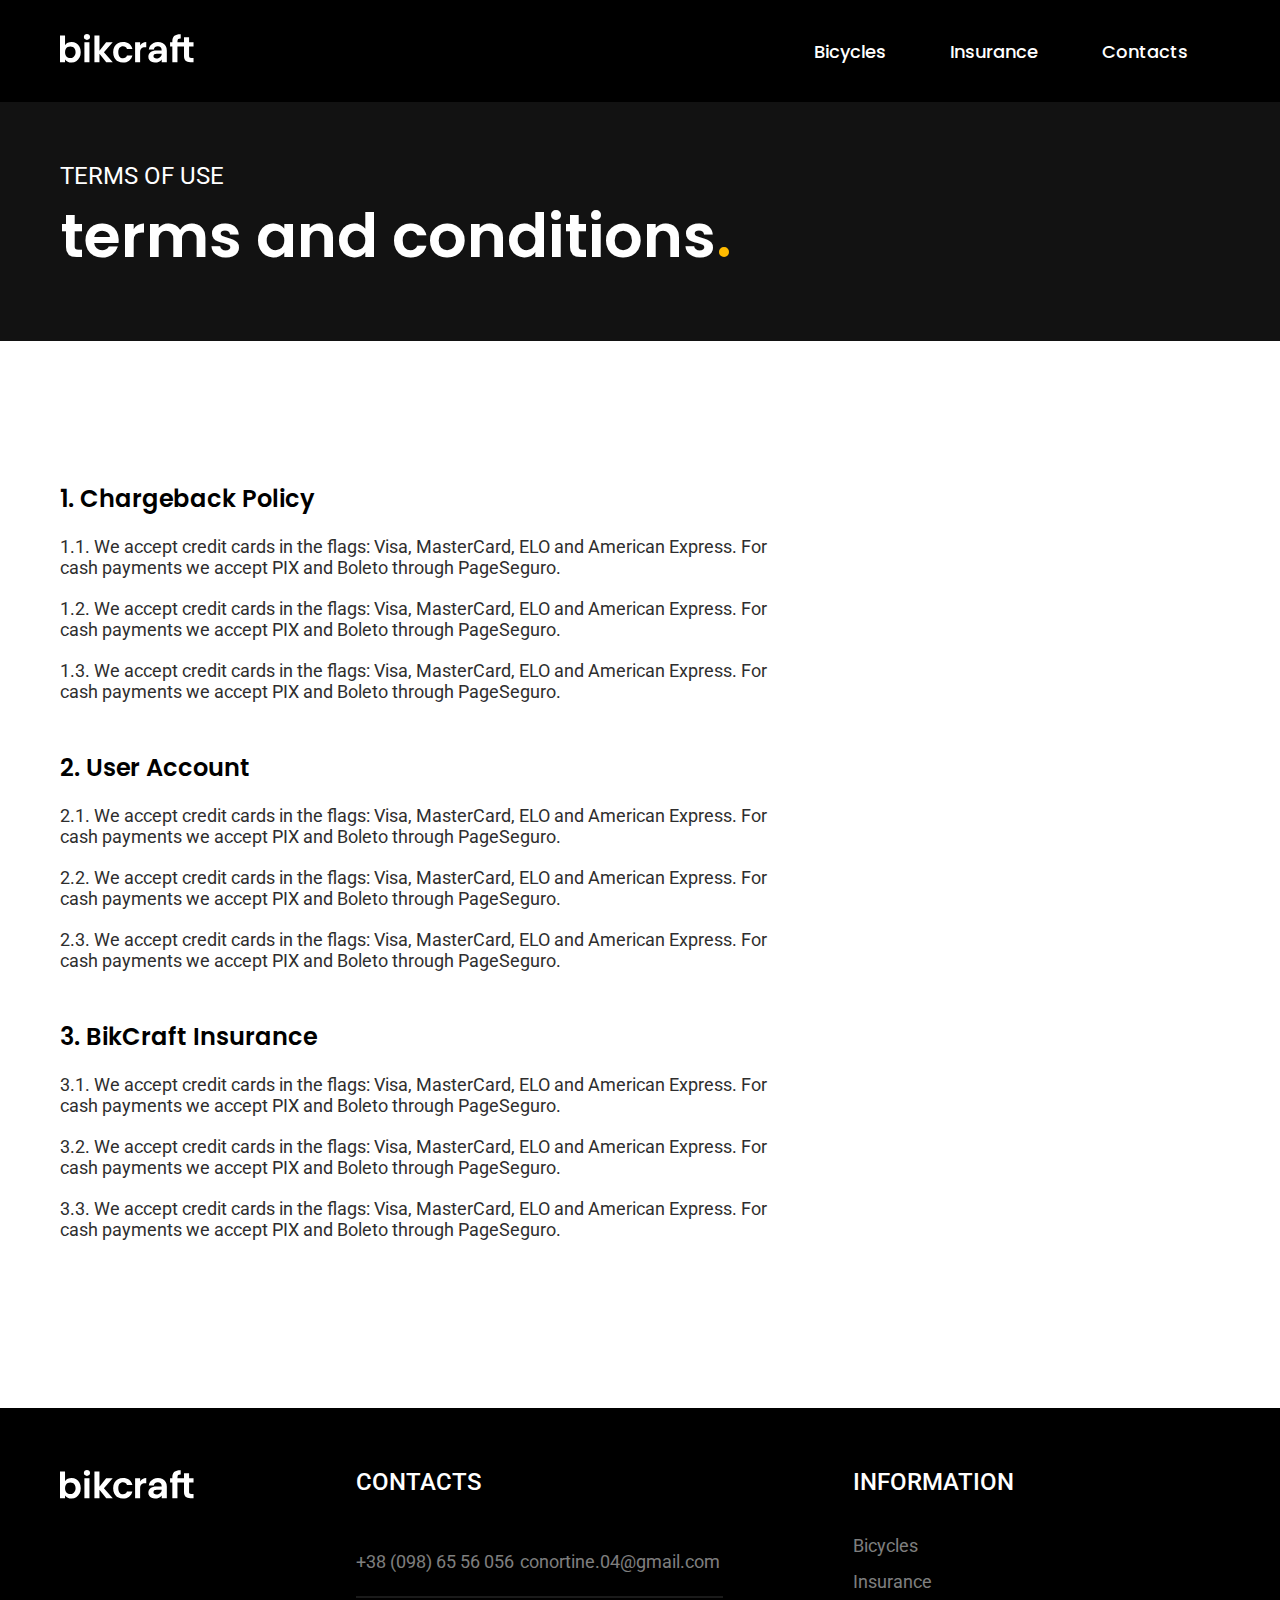
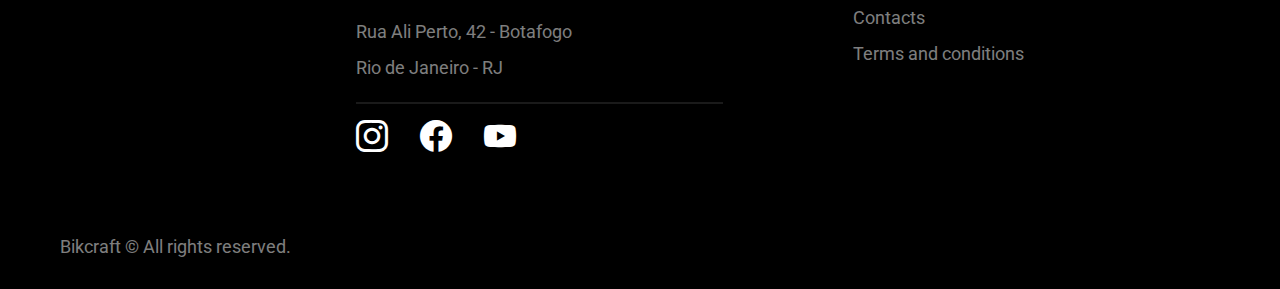
<file: terms.html>
<!DOCTYPE html>
<html lang="en">
<head>
	<meta charset="UTF-8">
	<meta name="viewport" content="width=device-width, initial-scale=1.0">
	<link rel="stylesheet" href="css/style.css">
	<link rel="stylesheet" href="css/icon.css">
	<link rel="icon" href="img/logo/logo.svg" type="image/svg">
	<title>Terms and Conditions | Bikcraft</title>
</head>
<body>
	<header class="terms-header">
<div class="header container">
	<a href="index.html" class="header__logo-wrapper">
		<img src="img/logo/logo.svg" alt="LOGO" class="header__logo">
	</a>
	<div class="header__nav nav-header">
		<ul class="nav-header__list">
			<li class="nav-header__item"><a href="bicycles.html" class="nav-header__link">Bicycles</a></li>
			<li class="nav-header__item"><a href="insurance.html" class="nav-header__link">Insurance</a></li>
			<li class="nav-header__item"><a href="contacts.html" class="nav-header__link">Contacts</a></li>
		</ul>
		<button class="burger-btn">
			<span></span>
			<span></span>
			<span></span>
		</button>
	</div>
</div>		<div class="terms-title">
			<div class="container-title">
				<div class="terms-header__subtitle">TERMS OF USE</div>
				<div class="terms-header__title _title">terms and conditions<span class="accent">.</span></div>
			</div>
		</div>
	</header>
	<main>
			<section class="terms-main">
				<div class="container">
				<ol class="terms-main__list">
					<li class="terms-main__item">
						Chargeback Policy
						<ol class="terms-main__list">
							<li class="terms-main__item">We accept credit cards in the flags: Visa, MasterCard, ELO and American Express. For cash payments we accept PIX and Boleto through PageSeguro.</li>
							<li class="terms-main__item">We accept credit cards in the flags: Visa, MasterCard, ELO and American Express. For cash payments we accept PIX and Boleto through PageSeguro.</li>
							<li class="terms-main__item">We accept credit cards in the flags: Visa, MasterCard, ELO and American Express. For cash payments we accept PIX and Boleto through PageSeguro.</li>
						</ol>
					</li>
					<li class="terms-main__item">
						User Account
						<ol class="terms-main__list">
							<li class="terms-main__item">We accept credit cards in the flags: Visa, MasterCard, ELO and American Express. For cash payments we accept PIX and Boleto through PageSeguro.</li>
							<li class="terms-main__item">We accept credit cards in the flags: Visa, MasterCard, ELO and American Express. For cash payments we accept PIX and Boleto through PageSeguro.</li>
							<li class="terms-main__item">We accept credit cards in the flags: Visa, MasterCard, ELO and American Express. For cash payments we accept PIX and Boleto through PageSeguro.</li>
						</ol>
					</li>
					<li class="terms-main__item">
						BikCraft Insurance
						<ol class="terms-main__list">
							<li class="terms-main__item">We accept credit cards in the flags: Visa, MasterCard, ELO and American Express. For cash payments we accept PIX and Boleto through PageSeguro.</li>
							<li class="terms-main__item">We accept credit cards in the flags: Visa, MasterCard, ELO and American Express. For cash payments we accept PIX and Boleto through PageSeguro.</li>
							<li class="terms-main__item">We accept credit cards in the flags: Visa, MasterCard, ELO and American Express. For cash payments we accept PIX and Boleto through PageSeguro.</li>
						</ol>
					</li>
				</ol>
			</div>
		</section>
	</main>
	<footer class="terms-footer">
<div class="container">
	<div class="footer__content content-footer">
		<div class="content-footer__logo-wrapper">
			<img src="img/logo/logo.svg" alt="" class="content-footer__logo">
		</div>
		<div class="content-footer__wrapper">
			<div class="content-footer__block contacts-footer">
			<div class="block__title">contacts</div>
			<div class="contacts-footer__content">
				<div class="contacts-footer__item">
					<a href="tel:380986556056" class="block__text">+38 (098) 65 56 056</a>
					<a href="mailto:conortine.04@gmail.com" class="block__text">conortine.04@gmail.com</a>
				</div>
				<div class="contacts-footer__item">
					<a href="#" class="block__text">Rua Ali Perto, 42 - Botafogo</a>
					<a href="#" class="block__text">Rio de Janeiro - RJ</a>
				</div>
			</div>
			<div class="contacts-footer__social-media">
				<div class="contacts-footer__social-media_icon"><i class="_i-instagram"></i></div>
				<div class="contacts-footer__social-media_icon"><i class="_i-facebook"></i></div>
				<div class="contacts-footer__social-media_icon"><i class="_i-youtube"></i></div>
			</div>
		</div>
		<div class="content-footer__block info-footer">
			<div class="block__title">INFORMATION</div>
			<ul class="info-footer__content">
				<li class="block__item"><a href="bicycles.html" class="block__text info-footer__link">Bicycles</a></li>
				<li class="block__item"><a href="insurance.html" class="block__text info-footer__link">Insurance</a></li>
				<li class="block__item"><a href="contacts.html" class="block__text info-footer__link">Contacts</a></li>
				<li class="block__item"><a href="terms.html" class="block__text info-footer__link  _underlined">Terms and conditions</a></li>
			</ul>
		</div>
		</div>
	</div>
	<div class="footer__copyrights">Bikcraft © All rights reserved.</div>
</div>	</footer>
	<script src="js/script.js"></script>
</body>
</html>
</file>
<file: css/style.css>
@import url("https://fonts.googleapis.com/css2?family=Merriweather:ital,wght@1,900&family=Poppins:wght@400;500;600&family=Roboto:wght@400;500&display=swap");
:root {
  --clr-bg: #000000;
  --clr-bg-light: #121212;
  --clr-decor: #2e2e2e;
  --clr-hbl: rgba(0, 0, 0, 0.5);
  --clr-hw: rgba(255, 255, 225, 0.8);
  --clr-font: #ffffff;
  --clr-accent: #ffbb00;
  --clr-h: #e4a30b;
  --transition: all 0.3s ease;
}

/*-----------------------Default Styles-------------------------*/
html {
  overflow-y: scroll;
  scroll-behavior: smooth;
}

html._lock {
  overflow: hidden;
}

*,
*::before,
*::after {
  margin: 0;
  padding: 0;
  -webkit-box-sizing: border-box;
          box-sizing: border-box;
}

ul,
ol {
  list-style: none;
}

img {
  width: 100%;
  -o-object-fit: cover;
     object-fit: cover;
}

a:visited,
input,
button,
textarea,
select {
  font: inherit;
}

@media (prefers-reduced-motion: reduce) {
  * {
    -webkit-animation-duration: 0.01ms !important;
            animation-duration: 0.01ms !important;
    -webkit-animation-iteration-count: 1 !important;
            animation-iteration-count: 1 !important;
    -webkit-transition-duration: 0.01ms !important;
            transition-duration: 0.01ms !important;
    scroll-behavior: auto !important;
  }
}
body {
  color: var(--clr-font);
  background-color: var(--clr-bg);
  font-family: "Roboto";
  font-size: 24px;
  font-weight: 400;
  min-height: 100vh;
  overflow: hidden;
}

button {
  cursor: pointer;
  background-color: transparent;
  border: none;
}

a {
  text-decoration: none;
}

/*-----------------------/Default Styles-------------------------*/
/*-----------------------General-Styles-------------------------*/
/*.wrapper {
	overflow: hidden;
}*/
section {
  padding: 80px 0px;
}

.container {
  margin: 0 auto;
  padding: 0px 15px;
}

.burger-btn {
  --size: 30px;
  position: relative;
  z-index: 999;
}
@media (min-width: 425px) {
  .burger-btn {
    display: none;
  }
}
.burger-btn span {
  display: block;
  position: relative;
  width: var(--size);
  height: calc(var(--size) / 10);
  border-radius: calc(var(--size) / 10);
  -webkit-transform-origin: right;
          transform-origin: right;
  opacity: 1;
  background-color: var(--clr-font);
  -webkit-transition: var(--transition);
  transition: var(--transition);
}
.burger-btn span:nth-child(2) {
  margin: calc(var(--size) / 3.75) 0px;
}
.burger-btn._active span:nth-child(1) {
  -webkit-transform: translateY(15%) rotate(-45deg);
          transform: translateY(15%) rotate(-45deg);
}
.burger-btn._active span:nth-child(2) {
  opacity: 0;
}
.burger-btn._active span:nth-child(3) {
  -webkit-transform: translateY(-15%) rotate(45deg);
          transform: translateY(-15%) rotate(45deg);
}

._button {
  padding: 15px 31px;
  font: 600 18px Poppins;
  text-transform: uppercase;
  color: var(--clr-bg);
  border-radius: 5px;
  background-color: var(--clr-accent);
  text-align: center;
}

._arrow-right {
  --width: 16px;
  position: relative;
  padding-right: calc(var(--width) * 4);
}
._arrow-right::before, ._arrow-right::after {
  content: "";
  position: absolute;
  right: calc(var(--width) * 2);
  -webkit-transform: translateY(-50%);
          transform: translateY(-50%);
}
._arrow-right::before {
  top: calc(50% - var(--width) / 8);
  width: var(--width);
  height: calc(var(--width) / 8);
  background-color: var(--clr-bg);
}
._arrow-right::after {
  top: calc(50% - var(--width) / 3);
  width: calc(var(--width) / 2);
  height: calc(var(--width) / 2);
  border-top: calc(var(--width) / 8) solid var(--clr-bg);
  border-right: calc(var(--width) / 8) solid var(--clr-bg);
  -webkit-transform: rotate(45deg);
          transform: rotate(45deg);
}

.accent {
  color: var(--clr-accent);
}

._mark {
  padding-left: 1em;
  position: relative;
}

._mark::before {
  content: "";
  position: absolute;
  left: 0;
  top: 1em;
  width: 12px;
  height: 8px;
  -webkit-transform: translateY(-50%);
          transform: translateY(-50%);
  background-color: var(--clr-accent);
}

._decor {
  position: absolute;
  z-index: 0;
  max-width: 52px;
  width: 10vw;
  left: 30px;
  bottom: 30px;
  aspect-ratio: 1;
}

._title {
  font: 600 clamp(2.625rem, 2.049rem + 2.17vw, 4rem) Poppins;
}

._label {
  width: 100%;
  height: 100%;
  cursor: pointer;
  position: relative;
  padding: 16px;
  padding-left: 40px;
  border-radius: 5px;
  color: rgb(156, 156, 156);
  background-color: #2E2E2E;
  -webkit-transition: var(--transition);
  transition: var(--transition);
}
._label::before {
  content: "";
  position: absolute;
  width: 16px;
  aspect-ratio: 1;
  top: 30px;
  left: 16px;
  border-radius: 50%;
  border: 2px solid rgb(156, 156, 156);
  -webkit-transform: translateY(-50%);
          transform: translateY(-50%);
}
._label::after {
  display: none;
  content: "";
  position: absolute;
  width: 6px;
  aspect-ratio: 1;
  top: 30.5px;
  left: 21px;
  border-radius: 50%;
  background-color: rgb(156, 156, 156);
  -webkit-transform: translateY(-50%);
          transform: translateY(-50%);
  -webkit-transition: var(--transition);
  transition: var(--transition);
}

/*-----------------------/General-Styles-------------------------*/
/*-----------------------Header-------------------------*/
.header__logo-wrapper {
  width: 136px;
  position: relative;
  z-index: 999;
}
.header.container {
  position: relative;
  z-index: 990;
  max-width: 1190px;
  padding: 32px 15px;
  display: -webkit-box;
  display: -ms-flexbox;
  display: flex;
  gap: 1rem;
  -webkit-box-align: center;
      -ms-flex-align: center;
          align-items: center;
  -webkit-box-pack: justify;
      -ms-flex-pack: justify;
          justify-content: space-between;
}
@media (max-width: 425px) {
  .header.container {
    position: fixed;
    top: 0;
    left: 0;
    width: 100%;
    background-color: var(--clr-bg);
  }
}

.nav-header__list {
  display: -webkit-box;
  display: -ms-flexbox;
  display: flex;
}
@media (max-width: 425px) {
  .nav-header__list {
    position: fixed;
    z-index: 990;
    right: 0;
    top: 0;
    width: 100vw;
    height: 100vh;
    display: block;
    padding: 78px 15px 0px 0px;
    text-align: right;
    background-color: var(--clr-bg-light);
    -webkit-transform: translateX(100%);
            transform: translateX(100%);
    -webkit-transition: var(--transition);
    transition: var(--transition);
    overflow: auto;
  }
}
.nav-header__list._active {
  -webkit-transform: translateX(0%);
          transform: translateX(0%);
}
.nav-header__link {
  position: relative;
  display: block;
  margin: 0rem clamp(1rem, 0.422rem + 2.18vw, 2rem);
  color: var(--clr-font);
  font: 500 clamp(0.875rem, 0.73rem + 0.54vw, 1.125rem) Poppins;
}
@media (max-width: 425px) {
  .nav-header__link {
    margin: 30px 0px;
    font-size: 32px;
  }
}
.nav-header__link::before {
  content: "";
  position: absolute;
  bottom: -2px;
  left: 0;
  width: 100%;
  height: 0.1em;
  background-color: var(--clr-font);
  -webkit-transition: var(--transition);
  transition: var(--transition);
  opacity: 0;
}
@media (any-hover: hover) {
  .nav-header__link:hover::before {
    opacity: 1;
  }
}

/*-----------------------/Header-------------------------*/
/*-----------------------Header-Main-------------------------*/
.header-main {
  font-family: "Poppins";
  position: relative;
  z-index: 0;
}
@media (max-width: 425px) {
  .header-main {
    padding-top: 50px;
  }
}
.header-main .container {
  position: relative;
  max-width: 1250px;
  display: -webkit-box;
  display: -ms-flexbox;
  display: flex;
  gap: 46px;
  -webkit-box-align: center;
      -ms-flex-align: center;
          align-items: center;
}
@media (max-width: 1024px) {
  .header-main .container {
    display: block;
    text-align: center;
  }
}
.header-main__content {
  padding: 200px 0px 100px;
  -webkit-box-flex: 0;
      -ms-flex: 0 1 45%;
          flex: 0 1 45%;
}
@media (max-width: 1024px) {
  .header-main__content {
    padding: 100px 0px 0px;
  }
}
.header-main__title {
  line-height: 1.25;
  margin-bottom: 30px;
}
.header-main__text {
  font-size: 24px;
  opacity: 0.5;
  margin-bottom: 20px;
}
.header-main__btn {
  display: inline-block;
  padding: 16px 32px;
  font-size: 18px;
  font-weight: 600;
  text-transform: uppercase;
  border-radius: 5px;
  color: var(--clr-bg);
  background-color: var(--clr-accent);
}
@media (max-width: 1024px) {
  .header-main__btn {
    width: 100%;
    font-size: 32px;
    margin-top: 30px;
    margin-bottom: 30px;
  }
}
.header-main__img-wrapper {
  position: absolute;
  top: 0;
  right: 0;
  width: 50%;
  height: 120%;
  border-radius: 5px;
  overflow: hidden;
}
@media (max-width: 1275px) {
  .header-main__img-wrapper {
    right: 15px;
  }
}
@media (max-width: 1024px) {
  .header-main__img-wrapper {
    height: 350px;
    position: static;
    width: 100%;
    -webkit-transform: translateY(20%);
            transform: translateY(20%);
  }
}
.header-main__img {
  width: 100%;
  height: 100%;
  -o-object-fit: cover;
     object-fit: cover;
}

/*-----------------------/Header-Main-------------------------*/
/*-----------------------Index-Bicycles-------------------------*/
.index-bicycles {
  padding-top: clamp(9.375rem, 6.881rem + 9.39vw, 15.625rem);
  padding-bottom: 200px;
  color: var(--clr-bg);
  background-color: var(--clr-font);
}
.index-bicycles .container {
  max-width: 1490px;
}
.index-bicycles__title {
  padding: 0px 0px 42px 100px;
  text-transform: lowercase;
}
@media (max-width: 768px) {
  .index-bicycles__title {
    text-align: center;
    padding-left: 0;
  }
}
.grid-bicycles {
  display: -ms-grid;
  display: grid;
  grid-template-columns: repeat(auto-fit, minmax(350px, 1fr));
  place-items: center;
  gap: 40px;
}
@media (max-width: 425px) {
  .grid-bicycles {
    -ms-grid-columns: 1fr;
    grid-template-columns: 1fr;
  }
}

.item-bicycles__img-wrapper {
  display: block;
  max-width: 460px;
  height: 520px;
  width: 100%;
  margin-bottom: 16px;
  border-radius: 5px;
  overflow: hidden;
}
@media (max-width: 425px) {
  .item-bicycles__img-wrapper {
    height: 300px;
  }
}
.item-bicycles__img {
  height: 100%;
  -o-object-position: 85%;
     object-position: 85%;
}
@media (max-width: 425px) {
  .item-bicycles__img {
    -o-object-position: center;
       object-position: center;
  }
}
.item-bicycles__title {
  font: 600 32px Poppins;
  margin-bottom: 8px;
  color: var(--clr-bg);
}
.item-bicycles__price {
  font: 500 18px Roboto;
  opacity: 0.5;
}

/*-----------------------/Index-Bicycles-------------------------*/
/*-----------------------Technology-------------------------*/
.index-technology {
  position: relative;
}
.index-technology .container {
  max-width: 1330px;
  display: -webkit-box;
  display: -ms-flexbox;
  display: flex;
  position: relative;
}
@media (max-width: 1024px) {
  .index-technology .container {
    display: block;
  }
}
.index-technology__content {
  -webkit-box-flex: 0;
      -ms-flex: 0 1 50%;
          flex: 0 1 50%;
  padding-right: 30px;
}
.index-technology__subtitle {
  font: 500 24px Roboto;
  text-transform: uppercase;
  margin-bottom: 20px;
  opacity: 0.5;
}
.index-technology__title {
  text-transform: lowercase;
  margin-bottom: 20px;
}
.index-technology__text {
  font: 400 24px Roboto;
  line-height: 1.5;
  opacity: 0.5;
  margin-bottom: 20px;
}
.index-technology__link {
  display: inline-block;
  position: relative;
  font: 600 24px Poppins;
  color: var(--clr-accent);
  text-transform: uppercase;
  margin-bottom: 80px;
  -webkit-transition: var(--transition);
  transition: var(--transition);
}
.index-technology__link::before {
  content: "";
  position: absolute;
  bottom: -2px;
  left: 0;
  width: 100%;
  height: 0.17em;
  background-color: var(--clr-accent);
  -webkit-transition: var(--transition);
  transition: var(--transition);
}
@media (any-hover: hover) {
  .index-technology__link:hover {
    color: var(--clr-h);
    letter-spacing: 0.02em;
  }
  .index-technology__link:hover::before {
    background-color: var(--clr-h);
  }
}
.index-technology__img-wrapper {
  height: 300px;
}
@media (min-width: 1024px) {
  .index-technology__img-wrapper {
    position: absolute;
    right: 0;
    top: -25%;
    width: 50%;
    height: 150%;
  }
}
@media (max-width: 1345px) {
  .index-technology__img-wrapper {
    right: 15px;
  }
}
@media (max-width: 1024px) {
  .index-technology__img-wrapper {
    margin-top: 50px;
  }
}
.index-technology__img {
  height: 100%;
}
.characteristics-techology {
  display: -webkit-box;
  display: -ms-flexbox;
  display: flex;
  gap: 40px;
}
.characteristics-techology__icon i::before {
  font-size: 24px;
  color: var(--clr-accent);
}
.characteristics-techology__title {
  font: 500 24px Poppins;
  text-transform: capitalize;
  margin-bottom: 8px;
}
.characteristics-techology__text {
  font: 400 16px Roboto;
  line-height: 1.5;
  opacity: 0.5;
}

/*-----------------------/Technology-------------------------*/
/*-----------------------Partners-------------------------*/
.index-partners {
  background-color: var(--clr-font);
  color: var(--clr-bg);
  padding-top: 250px;
}
.index-partners .container {
  max-width: 1430px;
}
.index-partners__title {
  text-transform: lowercase;
  padding-left: 100px;
  margin-bottom: 60px;
}
@media (max-width: 768px) {
  .index-partners__title {
    text-align: center;
    padding: 0;
  }
}
.index-partners__table {
  display: -webkit-box;
  display: -ms-flexbox;
  display: flex;
  width: 100%;
  border-collapse: collapse;
}
.index-partners__table tbody {
  width: 100%;
  margin: 0 auto;
}
@media (max-width: 768px) {
  .index-partners__table {
    overflow-x: auto;
    -ms-scroll-snap-type: x mandatory;
        scroll-snap-type: x mandatory;
  }
  .index-partners__table tbody {
    display: -webkit-box;
    display: -ms-flexbox;
    display: flex;
    gap: 40px;
    -webkit-box-align: center;
        -ms-flex-align: center;
            align-items: center;
  }
}
.index-partners__table tr {
  border-bottom: 2px solid rgba(0, 0, 0, 0.1);
}
.index-partners__table tr:last-child {
  border: none;
}
@media (max-width: 768px) {
  .index-partners__table tr {
    display: -webkit-box;
    display: -ms-flexbox;
    display: flex;
    -webkit-box-align: center;
        -ms-flex-align: center;
            align-items: center;
    border: none;
  }
}
.index-partners__table td {
  width: calc((100vw - 30px) / 4);
  text-align: center;
  padding: 32px 0px;
  margin: 0px 40px;
  border-right: 2px solid rgba(0, 0, 0, 0.1);
}
.index-partners__table td:last-child {
  border: none;
}
@media (max-width: 768px) {
  .index-partners__table td {
    width: 50vw;
    min-width: 250px;
    border: none;
    scroll-snap-align: center;
  }
}

.table-partners__img {
  width: 100%;
}
@media (min-width: 769px) {
  .table-partners__img {
    width: 50%;
  }
}

/*-----------------------/Partners-------------------------*/
/*-----------------------Quote-------------------------*/
.index-quote {
  position: relative;
  background-color: var(--clr-accent);
}
@media (max-width: 1024px) {
  .index-quote {
    padding-bottom: 0;
  }
}
.index-quote__img-wrapper {
  height: 450px;
}
@media (min-width: 1025px) {
  .index-quote__img-wrapper {
    position: absolute;
    top: 0;
    left: 0;
    width: 50%;
    height: 100%;
  }
}
.index-quote__img {
  height: 100%;
}
.index-quote__content {
  padding-left: 55%;
  padding-top: 20%;
}
@media (max-width: 1024px) {
  .index-quote__content {
    padding: 0;
    margin-bottom: 50px;
  }
}
.index-quote__text {
  position: relative;
  z-index: 1;
  font: italic 900 clamp(1.5rem, 1.083rem + 1.57vw, 2.25rem) Merriweather;
  color: rgba(0, 0, 0, 0.8);
  padding: 0em 50px;
  margin-bottom: 40px;
}
.index-quote__text::before, .index-quote__text::after {
  position: absolute;
  content: "";
  background: url("../img/decor/quote.svg");
  background-size: cover;
  padding-left: 1.2em;
  height: 1em;
}
.index-quote__text::before {
  top: 0;
  left: 0;
}
.index-quote__text::after {
  right: 0;
  bottom: 0;
}
.index-quote__author {
  font: 600 24px Poppins;
  color: rgba(0, 0, 0, 0.5);
  padding-left: 50px;
}
.index-quote__decor1 {
  z-index: 0;
  top: 5%;
  left: 52.5%;
  -webkit-transform: rotate(90deg);
          transform: rotate(90deg);
}
@media (max-width: 1024px) {
  .index-quote__decor1 {
    top: 15px;
    left: 15px;
  }
}
.index-quote__decor1 svg path {
  fill: var(--clr-h);
}
.index-quote__decor2 {
  z-index: 0;
  top: inherit;
  left: inherit;
  right: 45px;
  bottom: 45px;
  -webkit-transform: rotate(-90deg);
          transform: rotate(-90deg);
}
@media (max-width: 1024px) {
  .index-quote__decor2 {
    display: none;
  }
}
.index-quote__decor2 svg path {
  fill: var(--clr-h);
}

.container {
  max-width: 1190px;
}

/*-----------------------/Quote-------------------------*/
/*-----------------------Guarantee-------------------------*/
.index-guarantee {
  position: relative;
  background-color: var(--clr-bg-light);
}
.index-guarantee__title {
  text-transform: lowercase;
  margin-bottom: 60px;
}
@media (max-width: 1024px) {
  .index-guarantee__title {
    text-align: center;
  }
}
.index-guarantee__decor {
  z-index: 0;
}

.container {
  position: relative;
  z-index: 1;
  max-width: 1190px;
}

.grid-gua {
  display: -webkit-box;
  display: -ms-flexbox;
  display: flex;
  -webkit-box-align: center;
      -ms-flex-align: center;
          align-items: center;
  gap: 40px;
}
@media (max-width: 1024px) {
  .grid-gua {
    -ms-flex-wrap: wrap;
        flex-wrap: wrap;
    -webkit-box-pack: center;
        -ms-flex-pack: center;
            justify-content: center;
  }
}
.grid-gua__item {
  -webkit-box-flex: 0;
      -ms-flex: 0 1 50%;
          flex: 0 1 50%;
}
@media (max-width: 1024px) {
  .grid-gua__item {
    -webkit-box-flex: 0;
        -ms-flex: 0 1 100%;
            flex: 0 1 100%;
  }
}

.item-gua {
  padding: 20px 32px 44px 64px;
  background-color: var(--clr-bg);
  border-radius: 5px;
}
.item-gua__header {
  font: 600 36px Poppins;
  display: -webkit-box;
  display: -ms-flexbox;
  display: flex;
  -webkit-box-align: baseline;
      -ms-flex-align: baseline;
          align-items: baseline;
  -webkit-box-pack: justify;
      -ms-flex-pack: justify;
          justify-content: space-between;
  margin-bottom: 32px;
}
@media (max-width: 425px) {
  .item-gua__header {
    display: block;
  }
}
.item-gua__title {
  color: var(--clr-accent);
}
.item-gua__price {
  text-align: right;
  line-height: 1;
}
.item-gua__price span {
  display: block;
  line-height: 1;
  font: 600 12px Poppins;
  color: rgba(255, 255, 255, 0.5);
}
.item-gua__list {
  margin-bottom: 32px;
}
.item-gua__item {
  position: relative;
  margin: 20px 0px;
  font: 500 18px Roboto;
  margin-left: -1.5em;
}
.item-gua__item i:before {
  color: var(--clr-accent);
  margin-right: 0.5em;
}
.item-gua__btn {
  text-align: center;
  font: 600 18px Poppins;
  padding: 16px 32px;
  color: rgba(0, 0, 0, 0.8);
  border-radius: 5px;
  background-color: var(--clr-accent);
}
@media (max-width: 425px) {
  .item-gua__btn {
    display: block;
    width: 90%;
  }
}
.item-gua:first-child .item-gua__title {
  color: rgba(255, 255, 255, 0.5);
}
.item-gua:first-child .item-gua__btn {
  color: rgba(255, 255, 255, 0.5);
  background-color: var(--clr-bg-light);
}

/*-----------------------/Guarantee-------------------------*/
/*-----------------------Footer-------------------------*/
footer {
  padding: 60px 0px 32px 0px;
}
footer .container {
  max-width: 1190px;
}
footer .footer__copyrights {
  font: 400 18px Roboto;
  color: rgba(255, 255, 255, 0.5);
}
footer .content-footer {
  display: -webkit-box;
  display: -ms-flexbox;
  display: flex;
  gap: clamp(2.5rem, -1.667rem + 15.69vw, 10rem);
  margin-bottom: 80px;
}
@media (max-width: 768px) {
  footer .content-footer {
    display: block;
  }
}
footer .content-footer__logo-wrapper {
  width: 136px;
}
@media (max-width: 768px) {
  footer .content-footer__logo-wrapper {
    margin-bottom: 48px;
    width: 272px;
  }
}
footer .content-footer__wrapper {
  display: -webkit-box;
  display: -ms-flexbox;
  display: flex;
  gap: 10%;
  -webkit-box-pack: justify;
      -ms-flex-pack: justify;
          justify-content: space-between;
  -webkit-box-flex: 1;
      -ms-flex-positive: 1;
          flex-grow: 1;
}
@media (max-width: 768px) {
  footer .content-footer__wrapper {
    display: block;
  }
}
footer .content-footer__block {
  -webkit-box-flex: 0;
      -ms-flex: 0 1 42.5%;
          flex: 0 1 42.5%;
}
@media (max-width: 768px) {
  footer .content-footer__block {
    margin-bottom: 32px;
  }
}
footer .contacts-footer__item {
  padding: 16px 0px;
  border-bottom: 2px solid rgba(255, 255, 255, 0.1);
}
footer .contacts-footer__social-media {
  padding-top: 16px;
  display: -webkit-box;
  display: -ms-flexbox;
  display: flex;
  -webkit-box-align: center;
      -ms-flex-align: center;
          align-items: center;
  gap: 32px;
}
footer .contacts-footer__social-media_icon i {
  color: var(--clr-accent);
  cursor: pointer;
  font-size: 32px;
}
footer .contacts-footer__social-media_icon i::before {
  -webkit-transition: var(--transition);
  transition: var(--transition);
}
@media (any-hover: hover) {
  footer .contacts-footer__social-media_icon i:hover::before {
    color: var(--clr-accent);
  }
}
footer .block__title {
  font: 500 clamp(1.125rem, 0.917rem + 0.78vw, 1.5rem) Roboto;
  text-transform: uppercase;
  margin-bottom: clamp(1rem, 0.444rem + 2.09vw, 2rem);
}
footer .block__text {
  display: inline-block;
  font: 400 clamp(1rem, 0.931rem + 0.26vw, 1.125rem) Roboto;
  line-height: 2;
  color: rgba(255, 255, 255, 0.5);
  -webkit-transition: var(--transition);
  transition: var(--transition);
}
@media (any-hover: hover) {
  footer .block__text:hover {
    color: var(--clr-font);
  }
}
/*-----------------------/Footer-------------------------*/
/*-----------------------BICYCLES-------------------------*/
/*-----------------------Header-------------------------*/
@media (min-width: 425px) {
  .bicycles-header .nav-header__item:nth-child(1) .nav-header__link::before {
    opacity: 1;
  }
}
.bicycles-header-main {
  padding: 60px 0px;
  background-color: var(--clr-bg-light);
}
@media (max-width: 425px) {
  .bicycles-header-main {
    padding-top: 160px;
  }
}
.bicycles-header .container {
  max-width: 1190px;
}
.bicycles-header__subtitle {
  font: 500 24px Poppins;
}
/*-----------------------/Header-------------------------*/
/*-----------------------Bicycles-Bicycles-------------------------*/
.bicycles-bicycles {
  color: var(--clr-bg);
  background-color: var(--clr-font);
}
.item-bicycle {
  position: relative;
  display: -webkit-box;
  display: -ms-flexbox;
  display: flex;
  gap: 40px;
  padding: 60px 0px;
}
.item-bicycle:nth-child(even)::before {
  content: "";
  position: absolute;
  width: calc(100vw - 15%);
  height: 100%;
  top: 0;
  left: 15%;
  background-color: var(--clr-bg-light);
}
.item-bicycle:nth-child(even) .item-bicycle__title {
  color: var(--clr-font);
}
.item-bicycle:nth-child(even) .item-bicycle__desc {
  color: var(--clr-hw);
}
.item-bicycle:nth-child(even) .char-bicycle__item {
  color: var(--clr-hw);
}
@media (max-width: 1024px) {
  .item-bicycle:nth-child(even)::before {
    left: -15px;
    right: -15px;
    width: calc(100% + 30px);
  }
}
.item-bicycle__img-wrapper {
  position: relative;
  -webkit-box-flex: 0;
      -ms-flex: 0 1 50%;
          flex: 0 1 50%;
  border-radius: 10px;
  overflow: hidden;
  font-size: 0;
}
@media (max-width: 1024px) {
  .item-bicycle__img-wrapper {
    margin-bottom: 24px;
  }
}
.item-bicycle__img {
  height: 100%;
}
.item-bicycle__price {
  position: absolute;
  z-index: 1;
  right: 0;
  top: 20px;
  padding: 8px 16px;
  font: 500 18px Roboto;
  border-radius: 5px 0px 0px 5px;
  color: var(--clr-font);
  background-color: var(--clr-bg);
}
@media (max-width: 1024px) and (min-width: 425px) {
  .item-bicycle__price {
    top: 48px;
    font-size: 28px;
  }
}
.item-bicycle__content {
  position: relative;
  -webkit-box-flex: 0;
      -ms-flex: 0 1 50%;
          flex: 0 1 50%;
  padding: 8px 0px 0px 0px;
}
.item-bicycle__content._mark::before {
  display: block;
  top: 0;
  -webkit-transform: none;
          transform: none;
}
.item-bicycle__title {
  font: 600 36px Poppins;
  margin-bottom: 20px;
}
.item-bicycle__desc {
  font: 400 18px Roboto;
  color: rgba(0, 0, 0, 0.5);
  width: 70%;
  line-height: 1.4;
  margin-bottom: 32px;
}
.item-bicycle__block {
  display: -webkit-box;
  display: -ms-flexbox;
  display: flex;
  -webkit-box-align: end;
      -ms-flex-align: end;
          align-items: flex-end;
  -webkit-box-pack: justify;
      -ms-flex-pack: justify;
          justify-content: space-between;
}
@media (max-width: 425px) {
  .item-bicycle__block {
    display: block;
  }
}
@media (max-width: 425px) {
  .item-bicycle__char {
    margin-bottom: 48px;
  }
}
@media (max-width: 425px) {
  .item-bicycle__btn {
    display: block;
    text-align: center;
    padding: 16px 32px;
  }
  .item-bicycle__btn::before, .item-bicycle__btn::after {
    display: none;
  }
}
.item-bicycle__decor {
  left: inherit;
  right: 0;
  top: 60px;
  -webkit-transform: rotate(180deg);
          transform: rotate(180deg);
}
@media (max-width: 1024px) {
  .item-bicycle {
    display: block;
  }
}

.char-bicycle__item {
  display: -webkit-box;
  display: -ms-flexbox;
  display: flex;
  -webkit-box-align: center;
      -ms-flex-align: center;
          align-items: center;
  text-transform: capitalize;
  color: var(--clr-hbl);
  margin-bottom: 8px;
  font: 500 18px Poppins;
}
.char-bicycle__item:last-child {
  margin-bottom: 0;
}
.char-bicycle__item i::before {
  font-size: 24px;
  color: var(--clr-accent);
  margin-right: 0.5em;
}

/*-----------------------/Bicycles-Bicycles-------------------------*/
/*-----------------------/BICYCLES-------------------------*/
/*-----------------------ITEM-------------------------*/
/*-----------------------Modal-------------------------*/
.modal-item {
  visibility: hidden;
  opacity: 0;
  z-index: -999;
  position: fixed;
  z-index: 995;
  top: 0;
  left: 0;
  width: 100%;
  height: 100%;
  background-color: var(--clr-bg);
  -webkit-transition: var(--transition);
  transition: var(--transition);
}
.modal-item._active {
  visibility: visible;
  opacity: 1;
  z-index: 995;
}
.modal-item .container {
  margin: 5vh 0vh;
  min-width: 100vw;
  height: 90vh;
  padding: 7.5vh 5vw;
  text-align: center;
  border-top: 3px solid var(--clr-accent);
  border-bottom: 3px solid var(--clr-accent);
}
.modal-item__img-wrapper {
  display: -webkit-box;
  display: -ms-flexbox;
  display: flex;
  -webkit-box-align: center;
      -ms-flex-align: center;
          align-items: center;
  -webkit-box-pack: center;
      -ms-flex-pack: center;
          justify-content: center;
  margin: 0vh auto;
  width: 100%;
  height: 100%;
  font-size: 0;
  aspect-ratio: 16/9;
}
.modal-item__img {
  width: auto;
  height: 100%;
  border-radius: 15px;
  -o-object-fit: contain;
     object-fit: contain;
}
@media (max-aspect-ratio: 3/2) {
  .modal-item__img {
    width: 100%;
    height: auto;
  }
}
.modal-item .modal-btn {
  position: absolute;
  z-index: 999;
  top: 30px;
  right: 30px;
  display: block;
  width: 47.5px;
  aspect-ratio: 1;
}
.modal-item .modal-btn span {
  position: absolute;
  top: 0;
  display: block;
  height: 5px;
  width: 65px;
  background-color: var(--clr-font);
  border-radius: 5px;
}
.modal-item .modal-btn span:nth-child(1) {
  left: 0;
  -webkit-transform-origin: left;
          transform-origin: left;
  -webkit-transform: rotate(45deg);
          transform: rotate(45deg);
}
.modal-item .modal-btn span:nth-child(2) {
  right: 0;
  -webkit-transform-origin: right;
          transform-origin: right;
  -webkit-transform: rotate(-45deg);
          transform: rotate(-45deg);
}

/*-----------------------/Modal-------------------------*/
/*-----------------------Header-------------------------*/
@media (min-width: 425px) {
  .item-header .nav-header__item:nth-child(1) .nav-header__link::before {
    opacity: 1;
  }
}

/*-----------------------/Header-------------------------*/
/*-----------------------Item-Main-------------------------*/
.item-main {
  background-color: var(--clr-bg-light);
}
.item-main__price {
  font: 600 36px Poppins;
  color: var(--clr-hw);
}
.item-main__title {
  margin-bottom: 60px;
}
@media (min-width: 1024px) {
  .item-main__content {
    display: -webkit-box;
    display: -ms-flexbox;
    display: flex;
    gap: 60px;
  }
}
@media (max-width: 425px) {
  .item-main {
    padding-top: 150px;
  }
}

.container {
  max-width: 1190px;
}

.content-item__gallery {
  -webkit-box-flex: 0;
      -ms-flex: 0 1 52%;
          flex: 0 1 52%;
}
.content-item__text {
  -webkit-box-flex: 0;
      -ms-flex: 0 1 50%;
          flex: 0 1 50%;
}

.gallery-item img {
  border-radius: 5px;
  cursor: pointer;
}
.gallery-item__main-img {
  aspect-ratio: 4/3.15;
  margin-bottom: 20px;
}
.gallery-item__line {
  display: -ms-grid;
  display: grid;
  grid-template-columns: repeat(auto-fit, minmax(135px, 1fr));
  gap: 20px;
  -ms-flex-wrap: wrap;
      flex-wrap: wrap;
}
@media (max-width: 1024px) {
  .gallery-item__line {
    margin-bottom: 32px;
  }
}
.gallery-item__img {
  aspect-ratio: 4/3.15;
}

.text-item__desc {
  font: 400 24px Roboto;
  color: var(--clr-hw);
  margin-bottom: 32px;
}
.text-item__actions {
  display: -webkit-box;
  display: -ms-flexbox;
  display: flex;
  margin-bottom: 64px;
}
@media (max-width: 425px) {
  .text-item__actions {
    display: block;
  }
}
.actions-item__btn {
  text-align: center;
  margin-right: 12px;
}
@media (max-width: 425px) {
  .actions-item__btn {
    display: block;
    width: 100%;
    margin-right: 0;
    margin-bottom: 24px;
    font-size: 24px;
  }
}
.text-actions {
  display: -webkit-box;
  display: -ms-flexbox;
  display: flex;
  -webkit-box-orient: vertical;
  -webkit-box-direction: normal;
      -ms-flex-direction: column;
          flex-direction: column;
  -webkit-box-align: start;
      -ms-flex-align: start;
          align-items: flex-start;
}
.text-actions__item {
  display: -webkit-box;
  display: -ms-flexbox;
  display: flex;
  -webkit-box-align: center;
      -ms-flex-align: center;
          align-items: center;
  font: 500 12px Poppins;
  color: var(--clr-hw);
  padding: 4px 2px;
  margin-bottom: 8px;
  border-radius: 5px;
  background-color: var(--clr-bg);
}
.text-actions__item:last-child {
  margin-bottom: 0;
}
.text-actions__item i:before {
  font-size: 16px;
  margin-right: 8px;
  color: inherit;
}
@media (max-width: 425px) {
  .text-actions__item {
    font-size: 24px;
    width: 100%;
    -webkit-box-pack: center;
        -ms-flex-pack: center;
            justify-content: center;
  }
  .text-actions__item i::before {
    font-size: 28px;
  }
}

.info-item__title {
  font: 500 12px Poppins;
  text-transform: uppercase;
  margin-bottom: 12px;
}
@media (max-width: 425px) {
  .info-item__title {
    text-align: center;
    font-size: 24px;
  }
}
.grid-info {
  display: -ms-grid;
  display: grid;
  grid-template-columns: repeat(auto-fit, minmax(180px, 1fr));
  gap: 32px;
  padding: 32px;
  margin-bottom: 40px;
  border-radius: 5px;
  background-color: var(--clr-bg);
}
.grid-info__icon i:before {
  font-size: 24px;
  color: var(--clr-accent);
  margin-bottom: 4px;
}
@media (max-width: 425px) {
  .grid-info__icon i:before {
    font-size: 32px;
  }
}
.grid-info__title {
  font: 500 18px Poppins;
  text-transform: capitalize;
  margin-bottom: 8px;
}
@media (max-width: 425px) {
  .grid-info__title {
    font-size: 24px;
  }
}
.grid-info__desc {
  font: 400 14px Roboto;
  line-height: 1.4;
  color: var(--clr-hw);
}
@media (max-width: 425px) {
  .grid-info__desc {
    font-size: 18px;
  }
}

.char-item__title {
  font: 500 12px Poppins;
  text-transform: uppercase;
  margin-bottom: 12px;
}
@media (max-width: 425px) {
  .char-item__title {
    text-align: center;
    font-size: 24px;
  }
}
.char-item__list {
  position: relative;
  z-index: 1;
  padding: 32px;
  border-radius: 5px;
  background-color: var(--clr-bg);
}
.char-item__item {
  display: -webkit-box;
  display: -ms-flexbox;
  display: flex;
  -webkit-box-align: center;
      -ms-flex-align: center;
          align-items: center;
  -webkit-box-pack: justify;
      -ms-flex-pack: justify;
          justify-content: space-between;
  font: 500 16px Roboto;
  color: var(--clr-hw);
  padding: 6px 0px;
  border-bottom: 1px solid rgba(255, 255, 255, 0.1);
}
.char-item__item:last-child {
  border-bottom: none;
}
@media (max-width: 425px) {
  .char-item__item {
    font-size: 20px;
  }
}

/*-----------------------/Item-Main-------------------------*/
/*-----------------------Item-Items-------------------------*/
.item-items {
  background-color: var(--clr-font);
}
@media (min-width: 1025px) {
  .item-items {
    padding-bottom: 250px;
  }
}
.item-items .container {
  max-width: 1230px;
}
.item-items__title {
  color: var(--clr-bg);
  text-transform: lowercase;
  margin-bottom: 42px;
}
.grid-items {
  display: -ms-grid;
  display: grid;
  gap: 75px;
  grid-template-columns: repeat(auto-fit, minmax(290px, 1fr));
}
.item-bicycles__img-wrapper {
  height: auto;
  max-width: none;
  aspect-ratio: 16/10;
}
.item-bicycles__price {
  color: rgba(0, 0, 0, 0.95);
}

/*-----------------------/Item-Items-------------------------*/
/*-----------------------Block-------------------------*/
.block {
  position: relative;
  background-color: var(--clr-bg-light);
}
.block .container {
  position: relative;
  max-width: 1440px;
}
.block__img-wrapper {
  position: absolute;
  top: -180px;
  left: 0;
  width: 50%;
  height: calc(100% + 360px);
}
@media (max-width: 1024px) {
  .block__img-wrapper {
    position: static;
    width: 100%;
    height: 450px;
  }
}
.block__img {
  height: 100%;
  border-radius: 5px;
}
.block__content {
  margin-left: 55%;
  width: 40%;
}
@media (max-width: 1024px) {
  .block__content {
    margin: 0px 0px 48px 0px;
    width: 100%;
  }
}
.block__decor1 {
  z-index: 0;
  left: inherit;
  top: 30px;
  right: 30px;
  -webkit-transform: rotate(180deg);
          transform: rotate(180deg);
}
.block__decor2 {
  z-index: 0;
  top: inherit;
  left: inherit;
  bottom: 30px;
  right: 30px;
  -webkit-transform: rotate(-90deg);
          transform: rotate(-90deg);
}

.content-block__title {
  margin-bottom: 32px;
}
.content-block__desc {
  font: 400 24px Roboto;
  color: var(--clr-hw);
  line-height: 1.5;
  margin-bottom: 20px;
}
@media (max-width: 425px) {
  .content-block__btn {
    display: block;
    width: 100%;
    text-align: center;
  }
}

/*-----------------------/Block-------------------------*/
/*-----------------------Item-Footer-------------------------*/
@media (min-width: 1025px) {
  .item-footer {
    padding-top: 160px;
  }
}

/*-----------------------/Item-Footer-------------------------*/
/*-----------------------/ITEM-------------------------*/
/*-----------------------INSURANCE-------------------------*/
/*-----------------------Header-------------------------*/
@media (min-width: 425px) {
  .insurance-header .nav-header__item:nth-child(2) .nav-header__link::before {
    opacity: 1;
  }
}

/*-----------------------/Header-------------------------*/
/*-----------------------Main-------------------------*/
.insurance-main {
  position: relative;
  background-color: var(--clr-bg-light);
}
@media (max-width: 425px) {
  .insurance-main {
    padding-top: 150px;
  }
}
.insurance-main__title {
  margin-bottom: 120px;
}
.insurance-main__decor1 {
  left: inherit;
  bottom: inherit;
  top: 30px;
  right: 30px;
  -webkit-transform: rotate(180deg);
          transform: rotate(180deg);
}
.insurance-main .container {
  max-width: 1190px;
}

/*-----------------------/Main-------------------------*/
/*-----------------------Advantages-------------------------*/
.insurance-advantages {
  position: relative;
}
.insurance-advantages__title {
  margin-bottom: 40px;
}
.insurance-advantages__grid {
  display: -ms-grid;
  display: grid;
  gap: 40px;
  grid-template-columns: repeat(auto-fit, minmax(clamp(14.375rem, 7.55rem + 14.22vw, 18.125rem), 1fr));
}
.insurance-advantages .container {
  max-width: 1190px;
}

.item-advantages {
  display: -ms-grid;
  display: grid;
  gap: 8px;
  -ms-grid-rows: 32px 8px auto 8px 1fr;
  grid-template-rows: 32px auto 1fr;
}
.item-advantages__icon i::before {
  font-size: 32px;
  color: var(--clr-accent);
}
.item-advantages__title {
  font: 600 24px Poppins;
}
.item-advantages__desc {
  font: 500 18px Roboto;
  color: var(--clr-hw);
}

/*-----------------------/Advantages-------------------------*/
/*-----------------------Questions-------------------------*/
.insurance-questions {
  color: var(--clr-bg);
  background-color: var(--clr-font);
}
.insurance-questions__title {
  margin-bottom: 90px;
}
.insurance-questions .container {
  max-width: 1190px;
}

.tabs-questions__tab:nth-child(even) {
  background-color: rgba(0, 0, 0, 0.1);
}

.tab-question {
  padding: 20px;
}
.tab-question button {
  display: -webkit-box;
  display: -ms-flexbox;
  display: flex;
  width: 100%;
}
.tab-question._active i::before {
  -webkit-transform: rotate(180deg);
          transform: rotate(180deg);
}
.tab-question._active .tab-question__desc-wrapper {
  height: auto;
}
.tab-question__title {
  text-align: left;
  display: -webkit-box;
  display: -ms-flexbox;
  display: flex;
  -webkit-box-flex: 1;
      -ms-flex: 1 1 100%;
          flex: 1 1 100%;
  -webkit-box-pack: justify;
      -ms-flex-pack: justify;
          justify-content: space-between;
  -webkit-box-align: center;
      -ms-flex-align: center;
          align-items: center;
  font: 600 18px Poppins;
}
.tab-question__title i::before {
  display: block;
  height: 100%;
  -webkit-transition: var(--transition);
  transition: var(--transition);
}
.tab-question__title::before {
  top: 0.5em;
  -webkit-transform: translateY(25%);
          transform: translateY(25%);
}
.tab-question__desc-wrapper {
  height: 0;
  overflow: hidden;
  -webkit-transition: var(--transition);
  transition: var(--transition);
}
.tab-question__desc {
  width: 70%;
  padding: 16px 0px 0px 18px;
  font: 400 18px Roboto;
  line-height: 1.4;
  color: rgb(64, 64, 64);
}

/*-----------------------/Questions-------------------------*/
/*-----------------------/INSURANCE-------------------------*/
/*-----------------------CONTACTS-------------------------*/
/*-----------------------Header-------------------------*/
@media (min-width: 425px) {
  .contacts-header .nav-header__item:nth-child(3) .nav-header__link::before {
    opacity: 1;
  }
}

/*-----------------------/Header-------------------------*/
/*-----------------------Main-------------------------*/
.contacts-main {
  background-color: var(--clr-bg-light);
}
@media (max-width: 425px) {
  .contacts-main {
    padding-top: 150px;
  }
}
.contacts-main .container {
  max-width: 1190px;
}
.contacts-main__subtitle {
  font: 500 24px Poppins;
  color: var(--clr-hw);
  margin-bottom: 8px;
}
.contacts-main__title {
  margin-bottom: 60px;
}
.contacts-main__contacts {
  display: -webkit-box;
  display: -ms-flexbox;
  display: flex;
  padding-top: 0px;
}
@media (max-width: 1024px) {
  .contacts-main__contacts {
    -webkit-box-orient: vertical;
    -webkit-box-direction: normal;
        -ms-flex-direction: column;
            flex-direction: column;
  }
}
.contacts-main__block {
  -webkit-box-flex: 0;
      -ms-flex: 0 1 45%;
          flex: 0 1 45%;
  padding: 60px clamp(0.938rem, -7.634rem + 42.86vw, 3.75rem);
  color: var(--clr-font);
  background-color: var(--clr-bg);
}
@media (max-width: 1024px) {
  .contacts-main__block {
    -webkit-box-ordinal-group: 3;
        -ms-flex-order: 2;
            order: 2;
  }
}
.contacts-main__form {
  -webkit-box-flex: 0;
      -ms-flex: 0 1 55%;
          flex: 0 1 55%;
  padding: 60px clamp(0.938rem, -7.634rem + 42.86vw, 3.75rem);
  color: var(--clr-bg);
  background-color: var(--clr-font);
}
@media (max-width: 1024px) {
  .contacts-main__form {
    -webkit-box-ordinal-group: 2;
        -ms-flex-order: 1;
            order: 1;
  }
}

.block-contacts {
  position: relative;
  font-size: 18px;
  line-height: 1.4;
}
.block-contacts i::before {
  font-size: 20px;
  margin-right: 8px;
  color: var(--clr-accent);
}
.block-contacts__title {
  text-transform: capitalize;
  font: 600 16px Poppins;
  margin-bottom: 40px;
}
@media (max-width: 1024px) {
  .block-contacts__main {
    display: -webkit-box;
    display: -ms-flexbox;
    display: flex;
    -webkit-column-gap: 40px;
       -moz-column-gap: 40px;
            column-gap: 40px;
    -ms-flex-wrap: wrap;
        flex-wrap: wrap;
  }
}
.block-contacts__locations, .block-contacts__mails, .block-contacts__phones {
  display: -webkit-box;
  display: -ms-flexbox;
  display: flex;
  margin-bottom: 32px;
  color: var(--clr-font);
}
@media (max-width: 375px) {
  .block-contacts__locations, .block-contacts__mails, .block-contacts__phones {
    display: block;
  }
}
.block-contacts__location {
  white-space: nowrap;
}
.block-contacts__mail {
  display: block;
  color: inherit;
  white-space: nowrap;
}
.block-contacts__phone {
  color: inherit;
  white-space: nowrap;
}
.block-contacts__social-media {
  position: relative;
  z-index: 1;
  margin-left: 32px;
}
.block-contacts__social-media i::before {
  font-size: 32px;
}
.block-contacts__social-media a {
  margin-right: 32px;
}
.block-contacts__social-media a:last-child {
  margin-right: 0;
}
@media (max-width: 425px) {
  .block-contacts__social-media {
    margin: 0;
    display: -webkit-box;
    display: -ms-flexbox;
    display: flex;
    -webkit-box-pack: justify;
        -ms-flex-pack: justify;
            justify-content: space-between;
    -webkit-box-align: center;
        -ms-flex-align: center;
            align-items: center;
  }
}
.form-contacts {
  position: relative;
}
.form-contacts__info {
  display: -webkit-box;
  display: -ms-flexbox;
  display: flex;
  gap: 20px;
  margin-bottom: 20px;
}
@media (max-width: 768px) {
  .form-contacts__info {
    -webkit-box-orient: vertical;
    -webkit-box-direction: normal;
        -ms-flex-direction: column;
            flex-direction: column;
  }
}
.form-contacts__name {
  -webkit-box-flex: 0;
      -ms-flex: 0 1 100%;
          flex: 0 1 100%;
}
.form-contacts__title {
  font: 500 16px Poppins;
}
.form-contacts__input, .form-contacts__textarea {
  width: 100%;
  outline: none;
  border: 1px solid #EDEDED;
  font: 500 16px Poppins;
  padding: 12px;
  border-radius: 5px;
  background-color: #F7F7F7;
}
.form-contacts__phone {
  -webkit-box-flex: 0;
      -ms-flex: 0 1 100%;
          flex: 0 1 100%;
}
.form-contacts__mail {
  margin-bottom: 20px;
}
.form-contacts__text {
  font: 400 16px Roboto;
}
.form-contacts__textarea {
  resize: none;
  margin-bottom: 20px;
}
.form-contacts__submit {
  cursor: pointer;
  position: relative;
  z-index: 1;
  outline: none;
  border: none;
}
@media (max-width: 425px) {
  .form-contacts__submit {
    width: 100%;
  }
}
.form-contacts__decor {
  left: inherit;
  right: 30px;
  -webkit-transform: rotate(-90deg);
          transform: rotate(-90deg);
}

/*-----------------------/Main-------------------------*/
/*-----------------------Location-------------------------*/
.contacts-location {
  color: var(--clr-bg);
  background-color: #F7F7F7;
}
.contacts-location .container {
  max-width: 1190px;
}
.contacts-location__title {
  margin-bottom: 60px;
}
.grid-location {
  display: -webkit-box;
  display: -ms-flexbox;
  display: flex;
  gap: 40px;
}
@media (max-width: 1024px) {
  .grid-location {
    -ms-flex-wrap: wrap;
        flex-wrap: wrap;
  }
}
.grid-location__item {
  -webkit-box-flex: 0;
      -ms-flex: 0 1 50%;
          flex: 0 1 50%;
}
@media (max-width: 1024px) {
  .grid-location__item {
    -webkit-box-flex: 0;
        -ms-flex: 0 1 100%;
            flex: 0 1 100%;
  }
}

.item-location__map-wrapper {
  position: relative;
  height: 260px;
}
.item-location__map-wrapper iframe {
  position: absolute;
  width: 100%;
  height: 100%;
  -webkit-filter: grayscale(100%);
          filter: grayscale(100%);
}
.item-location__content {
  padding: 32px clamp(1rem, -3.889rem + 24.44vw, 3.75rem) 32px clamp(2.625rem, 0.625rem + 10vw, 3.75rem);
  background-color: var(--clr-font);
}
.item-location__title {
  font: 600 32px Poppins;
  padding-left: 0;
  margin-bottom: 32px;
}
.item-location__title::before {
  top: 0.5em;
  left: -0.75em;
  -webkit-transform: translateY(50%);
          transform: translateY(50%);
}
.item-location__contacts {
  display: -webkit-box;
  display: -ms-flexbox;
  display: flex;
  gap: 20px;
  margin-bottom: 32px;
}
@media (max-width: 500px) {
  .item-location__contacts {
    display: block;
  }
}
.item-location__time {
  position: relative;
  left: -20px;
  display: -webkit-box;
  display: -ms-flexbox;
  display: flex;
  -webkit-box-align: center;
      -ms-flex-align: center;
          align-items: center;
  font: 600 16px Poppins;
}
.item-location__time i::before {
  position: relative;
  left: -0.5em;
  font-size: 20px;
  color: var(--clr-accent);
}

.contacts-item__col {
  padding-left: 12px;
  border-left: 2px solid rgb(237, 237, 237);
}
@media (max-width: 500px) {
  .contacts-item__col {
    margin-bottom: 20px;
  }
  .contacts-item__col:last-child {
    margin-bottom: 0;
  }
}
.contacts-item__text {
  font: 500 16px Roboto;
  color: var(--clr-hbl);
  line-height: 2;
}

/*-----------------------/Location-------------------------*/
/*-----------------------/CONTACTS-------------------------*/
/*-----------------------PURCHASE-------------------------*/
/*-----------------------Main-------------------------*/
.purchase-main {
  position: relative;
  background-color: var(--clr-bg-light);
}
@media (max-width: 425px) {
  .purchase-main {
    padding-top: 150px;
  }
}
.purchase-main::before {
  content: "";
  position: absolute;
  bottom: 0;
  width: 100%;
  height: 50%;
  background-color: #F7F7F7;
}
.purchase-main .container {
  max-width: 1190px;
}
.purchase-main__subtitle {
  font: 500 24px Poppins;
  color: var(--clr-hw);
}
.purchase-main__title {
  margin-bottom: 80px;
}
.purchase-main__i-cant-name-it-for-10-min {
  display: -webkit-box;
  display: -ms-flexbox;
  display: flex;
}
@media (max-width: 1024px) {
  .purchase-main__i-cant-name-it-for-10-min {
    display: block;
  }
}

.i-cant-name-it-for-10-min__block {
  position: relative;
  -webkit-box-flex: 0;
      -ms-flex: 0 1 45%;
          flex: 0 1 45%;
  padding: clamp(1.5rem, -5.357rem + 34.29vw, 3.75rem);
  background-color: var(--clr-bg);
}

.block-form__decor {
  z-index: 0;
}

.choise-form {
  margin-bottom: 40px;
}
.choise-form__title {
  display: block;
  font: 500 16px Roboto;
  color: var(--clr-hw);
  text-transform: uppercase;
  margin-bottom: 20px;
}
.choise-form__title::before {
  top: 0.55em;
  width: 0.8em;
  height: 0.4em;
  -webkit-transform: translateY(-50%) rotate(90deg);
          transform: translateY(-50%) rotate(90deg);
}
.choise-form__items {
  display: -webkit-box;
  display: -ms-flexbox;
  display: flex;
  -webkit-box-align: center;
      -ms-flex-align: center;
          align-items: center;
  gap: 20px;
}
@media (max-width: 768px) {
  .choise-form__items {
    display: block;
  }
}
.choise-form__item {
  display: -webkit-box;
  display: -ms-flexbox;
  display: flex;
  -webkit-box-align: center;
      -ms-flex-align: center;
          align-items: center;
  -webkit-box-flex: 0;
      -ms-flex: 0 1 50%;
          flex: 0 1 50%;
}
@media (max-width: 768px) {
  .choise-form__item {
    margin-bottom: 20px;
  }
  .choise-form__item:last-child {
    margin-bottom: 0;
  }
}
.choise-form__input {
  display: none;
  width: 0;
  height: 0;
  position: relative;
}
.choise-form__input:checked ~ .choise-form__label {
  color: var(--clr-bg);
  background-color: var(--clr-font);
}
.choise-form__input:checked ~ .choise-form__label::after {
  display: block;
}
.choise-form__label {
  font: 500 16px Roboto;
}
.choise-form__label::before {
  top: 25px;
}
.choise-form__label::after {
  top: 25px;
}
@media (max-width: 1024px) {
  .choise-form__label {
    font-size: 24px;
  }
  .choise-form__label::before {
    top: 30px;
  }
  .choise-form__label::after {
    top: 30px;
  }
}

.bicycle-form__title {
  font: 500 16px Roboto;
  color: var(--clr-hw);
  text-transform: uppercase;
  margin-bottom: 20px;
}
.bicycle-form__title::before {
  top: 0.55em;
  width: 0.8em;
  height: 0.4em;
  -webkit-transform: translateY(-50%) rotate(90deg);
          transform: translateY(-50%) rotate(90deg);
}
.item-form {
  position: relative;
  margin-bottom: 20px;
}
.item-form:last-child {
  margin-bottom: 0;
}
.item-form__header {
  display: -webkit-box;
  display: -ms-flexbox;
  display: flex;
}
.item-form__label {
  position: relative;
  z-index: 1;
  font: 500 16px Roboto;
}
.item-form__label::before {
  top: 25px;
}
.item-form__label::after {
  top: 25px;
}
@media (max-width: 1024px) {
  .item-form__label {
    font-size: 24px;
  }
  .item-form__label::before {
    top: 30px;
  }
  .item-form__label::after {
    top: 30px;
  }
}
@media (max-width: 768px) {
  .item-form__label {
    font-size: 16px;
  }
  .item-form__label::before {
    top: 24px;
  }
  .item-form__label::after {
    top: 24px;
  }
}
.item-form__input {
  display: none;
}
.item-form__input:checked ~ .item-form__label {
  color: var(--clr-bg);
  background-color: var(--clr-font);
}
.item-form__input:checked ~ .item-form__label .item-form__price {
  display: block;
}
.item-form__input:checked ~ .item-form__label .item-form__info {
  height: auto;
  padding-top: 16px;
}
.item-form__input:checked ~ .item-form__label::after {
  display: block;
}
.item-form__price {
  display: none;
  position: absolute;
  z-index: 3;
  top: 16px;
  right: 16px;
  color: var(--clr-bg);
}
.item-form__info {
  height: 0;
  overflow: hidden;
  display: -webkit-box;
  display: -ms-flexbox;
  display: flex;
  gap: 16px;
}
@media (max-width: 580px) {
  .item-form__info {
    -webkit-box-orient: vertical;
    -webkit-box-direction: normal;
        -ms-flex-direction: column;
            flex-direction: column;
  }
}
@media (max-width: 425px) {
  .item-form__info {
    margin-left: -10%;
  }
}
.item-form__char {
  -webkit-box-flex: 0;
      -ms-flex: 0 1 50%;
          flex: 0 1 50%;
}
@media (max-width: 580px) {
  .item-form__char {
    -webkit-box-ordinal-group: 3;
        -ms-flex-order: 2;
            order: 2;
  }
}
.item-form__char-item {
  display: -webkit-box;
  display: -ms-flexbox;
  display: flex;
  -webkit-box-align: center;
      -ms-flex-align: center;
          align-items: center;
  font: 500 12px Poppins;
  color: var(--clr-hbl);
}
.item-form__char-item i::before {
  color: var(--clr-accent);
  margin-right: 8px;
}
@media (max-width: 1024px) {
  .item-form__char-item {
    font-size: 18px;
  }
}
.item-form__img-wrapper {
  font-size: 0;
  -webkit-box-flex: 0;
      -ms-flex: 0 1 50%;
          flex: 0 1 50%;
  height: 100%;
}
@media (max-width: 580px) {
  .item-form__img-wrapper {
    -webkit-box-ordinal-group: 2;
        -ms-flex-order: 1;
            order: 1;
  }
}
.item-form__img {
  height: 100%;
  border-radius: 5px;
}

.form-purchase {
  padding: clamp(1.5rem, -5.357rem + 34.29vw, 3.75rem);
  color: var(--clr-bg);
  background-color: var(--clr-font);
  -webkit-box-flex: 0;
      -ms-flex: 0 1 55%;
          flex: 0 1 55%;
}
.form-purchase__title {
  margin-bottom: 20px;
  font: 600 16px Roboto;
  color: var(--clr-hbl);
  text-transform: uppercase;
}
.form-purchase__title::before {
  top: 0.55em;
  width: 0.8em;
  height: 0.4em;
  -webkit-transform: translateY(-50%) rotate(90deg);
          transform: translateY(-50%) rotate(90deg);
}
.form-purchase__info {
  display: -webkit-box;
  display: -ms-flexbox;
  display: flex;
  gap: 20px;
  margin-bottom: 20px;
}
@media (max-width: 1024px) {
  .form-purchase__info {
    -webkit-box-orient: vertical;
    -webkit-box-direction: normal;
        -ms-flex-direction: column;
            flex-direction: column;
  }
}
.form-purchase__name {
  -webkit-box-flex: 0;
      -ms-flex: 0 1 50%;
          flex: 0 1 50%;
}
.form-purchase__item-title {
  font: 500 16px Poppins;
}
.form-purchase__input {
  display: block;
  outline: none;
  border: none;
  background-color: #F7F7F7;
  width: 100%;
  padding: 12px;
  border-radius: 5px;
  font: 400 16px Roboto;
}
.form-purchase__phone {
  -webkit-box-flex: 0;
      -ms-flex: 0 1 50%;
          flex: 0 1 50%;
}
.form-purchase__cpf {
  margin-bottom: 20px;
}
.form-purchase__mail {
  margin-bottom: 60px;
}
.form-purchase__grid {
  display: -ms-grid;
  display: grid;
  -ms-grid-rows: 1fr 20px 1fr 20px 1fr;
  -ms-grid-columns: 1fr 20px 1fr;
      grid-template: 1fr 1fr 1fr/1fr 1fr;
  gap: 20px;
  margin-bottom: 20px;
}
@media (min-width: 1025px) {
  .form-purchase__grid .form-purchase__title {
    -ms-grid-column: 1;
    -ms-grid-column-span: 2;
    grid-column: 1/3;
  }
}
@media (max-width: 768px) {
  .form-purchase__grid {
    -ms-grid-rows: (1fr)[3];
    -ms-grid-columns: 1fr;
        grid-template: repeat(3, 1fr)/1fr;
  }
}
.form-purchase__select-wrapper {
  position: relative;
}
.form-purchase__select-wrapper::before {
  content: "";
  position: absolute;
  z-index: 2;
  right: 12px;
  top: 12px;
  width: 16px;
  height: 16px;
  background: url("../img/icons/angle-down.svg") center/cover no-repeat;
  pointer-events: none;
  -webkit-transition: var(--transition);
  transition: var(--transition);
}
.form-purchase__item-select {
  position: relative;
  z-index: 1;
  -webkit-appearance: none;
     -moz-appearance: none;
          appearance: none;
  padding: 10px;
  width: 100%;
  font: 400 16px Roboto;
  color: rgb(112, 112, 112);
  border: 1px solid #B3B3B3;
  border-radius: 5px;
  background-color: #F7F7F7;
}
.form-purchase__checkbox {
  cursor: pointer;
  position: relative;
  display: -webkit-box;
  display: -ms-flexbox;
  display: flex;
  -webkit-box-align: center;
      -ms-flex-align: center;
          align-items: center;
  margin-bottom: 16px;
}
.form-purchase__checkbox input {
  cursor: pointer;
  position: relative;
  -webkit-appearance: none;
     -moz-appearance: none;
          appearance: none;
  min-width: 32px;
  aspect-ratio: 1;
  border-radius: 5px;
  margin-right: 12px;
  border: 1px solid #B3B3B3;
  background-color: #F7F7F7;
  -webkit-transition: var(--transition);
  transition: var(--transition);
}
.form-purchase__checkbox input:checked {
  border: 1px solid var(--clr-bg);
}
.form-purchase__checkbox input:checked + i::before {
  opacity: 1;
}
.form-purchase__checkbox i::before {
  pointer-events: none;
  position: absolute;
  top: 50%;
  left: 2px;
  font-size: 28px;
  color: var(--clr-bg);
  opacity: 0;
  -webkit-transform: translateY(-50%);
          transform: translateY(-50%);
  -webkit-transition: var(--transition);
  transition: var(--transition);
}
.form-purchase__checkbox label {
  cursor: pointer;
  font: 500 16px Poppins;
}
.form-purchase__checkbox label a {
  color: inherit;
  text-decoration: underline;
}
.form-purchase__btn {
  position: relative;
  z-index: 1;
}
@media (max-width: 425px) {
  .form-purchase__btn {
    width: 100%;
  }
}
.form-purchase__decor {
  left: inherit;
  right: 30px;
  z-index: 0;
  -webkit-transform: rotate(-90deg);
          transform: rotate(-90deg);
}

/*-----------------------/Main-------------------------*/
/*-----------------------/PURCHASE-------------------------*/
/*-----------------------TERMS-------------------------*/
/*-----------------------Main-------------------------*/
.terms-header .terms-title {
  padding: 60px 0px;
  background-color: var(--clr-bg-light);
}
@media (max-width: 425px) {
  .terms-header .terms-title {
    padding-top: 150px;
  }
}
.terms-header .container-title {
  padding: 0px 15px;
  max-width: 1190px;
  margin: 0 auto;
}

.terms-main {
  padding: 120px 0px;
  color: var(--clr-bg);
  background-color: var(--clr-font);
}
.terms-main .container {
  max-width: 1190px;
}
.terms-main ol {
  counter-reset: li;
  font: 600 24px Poppins;
  max-width: 730px;
  margin: 20px 0px 48px 0px;
}
.terms-main ol li > ol > li {
  font: 400 18px Roboto;
  color: rgb(46, 46, 46);
}
.terms-main ol > ol {
  margin-top: 20px;
}
.terms-main li::before {
  counter-increment: li;
  content: counters(li, ".") ". ";
}
.terms-main__list > li {
  font: 600 24px Poppins;
  margin-bottom: 20px;
}
/*-----------------------/Main-------------------------*/
/*-----------------------/TERMS-------------------------*/
</file>
<file: css/icon.css>
@font-face {
  font-family: 'iconmoon';
  src:  url('../fonts/iconmoon.eot?s1y7em');
  src:  url('../fonts/iconmoon.eot?s1y7em#iefix') format('embedded-opentype'),
    url('../fonts/iconmoon.ttf?s1y7em') format('truetype'),
    url('../fonts/iconmoon.woff?s1y7em') format('woff'),
    url('../fonts/iconmoon.svg?s1y7em#iconmoon') format('svg');
  font-weight: normal;
  font-style: normal;
  font-display: block;
}

i {
  /* use !important to prevent issues with browser extensions that change fonts */
  font-family: 'iconmoon' !important;
  speak: never;
  font-style: normal;
  font-weight: normal;
  font-variant: normal;
  text-transform: none;
  line-height: 1;

  /* Better Font Rendering =========== */
  -webkit-font-smoothing: antialiased;
  -moz-osx-font-smoothing: grayscale;
}

._i-angle-down:before {
  content: "\e901";
}
._i-arrow-right-long:before {
  content: "\e902";
}
._i-check:before {
  content: "\e90d";
}
._i-aim:before {
  content: "\e900";
  color: #fff;
}
._i-clock:before {
  content: "\e903";
  color: #fff;
}
._i-cube:before {
  content: "\e904";
  color: #fff;
}
._i-elbike:before {
  content: "\e905";
  color: #fff;
}
._i-facebook:before {
  content: "\e906";
  color: #fff;
}
._i-fibra:before {
  content: "\e907";
}
._i-instagram:before {
  content: "\e908";
  color: #fff;
}
._i-leaf:before {
  content: "\e909";
}
._i-location:before {
  content: "\e90a";
}
._i-lock:before {
  content: "\e90b";
}
._i-mail:before {
  content: "\e90c";
}
._i-moto:before {
  content: "\e90e";
  color: #fff;
}
._i-phone:before {
  content: "\e910";
}
._i-speed:before {
  content: "\e911";
}
._i-youtube:before {
  content: "\e912";
  color: #fff;
}
</file>
